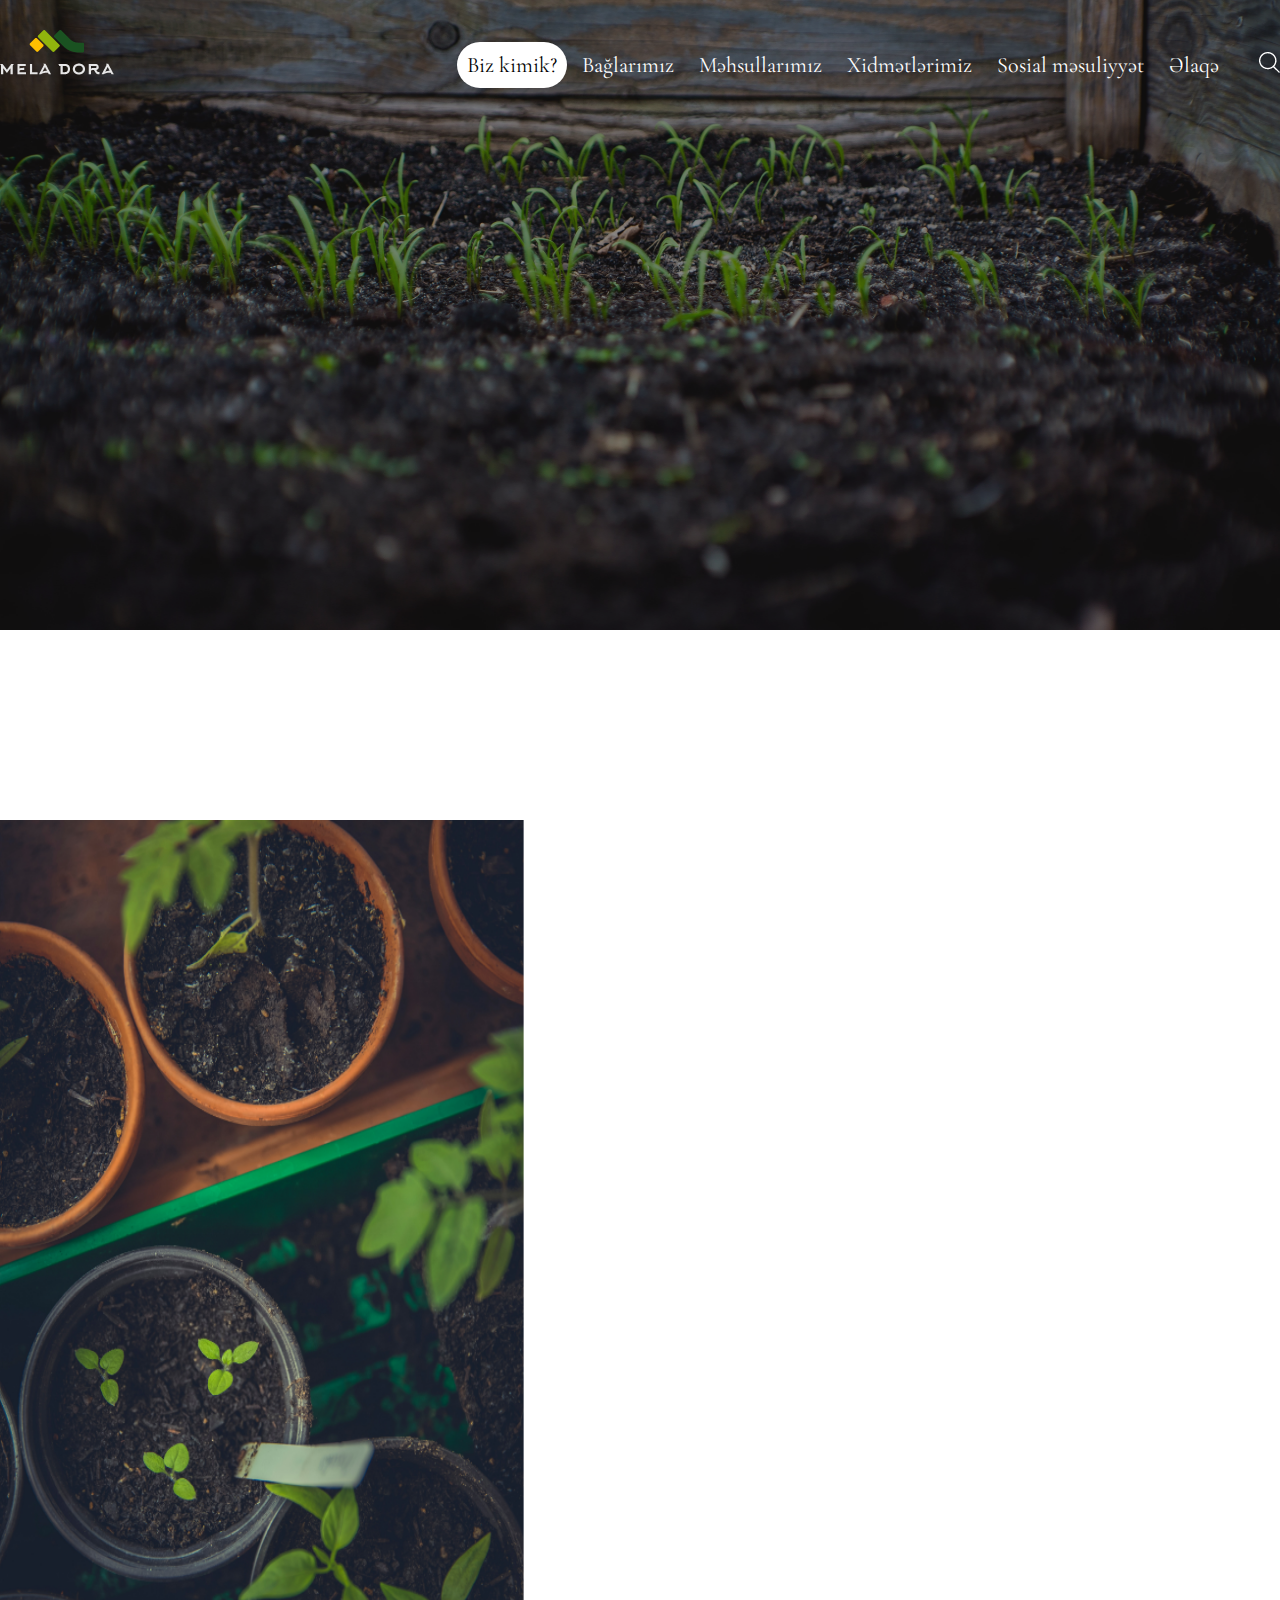
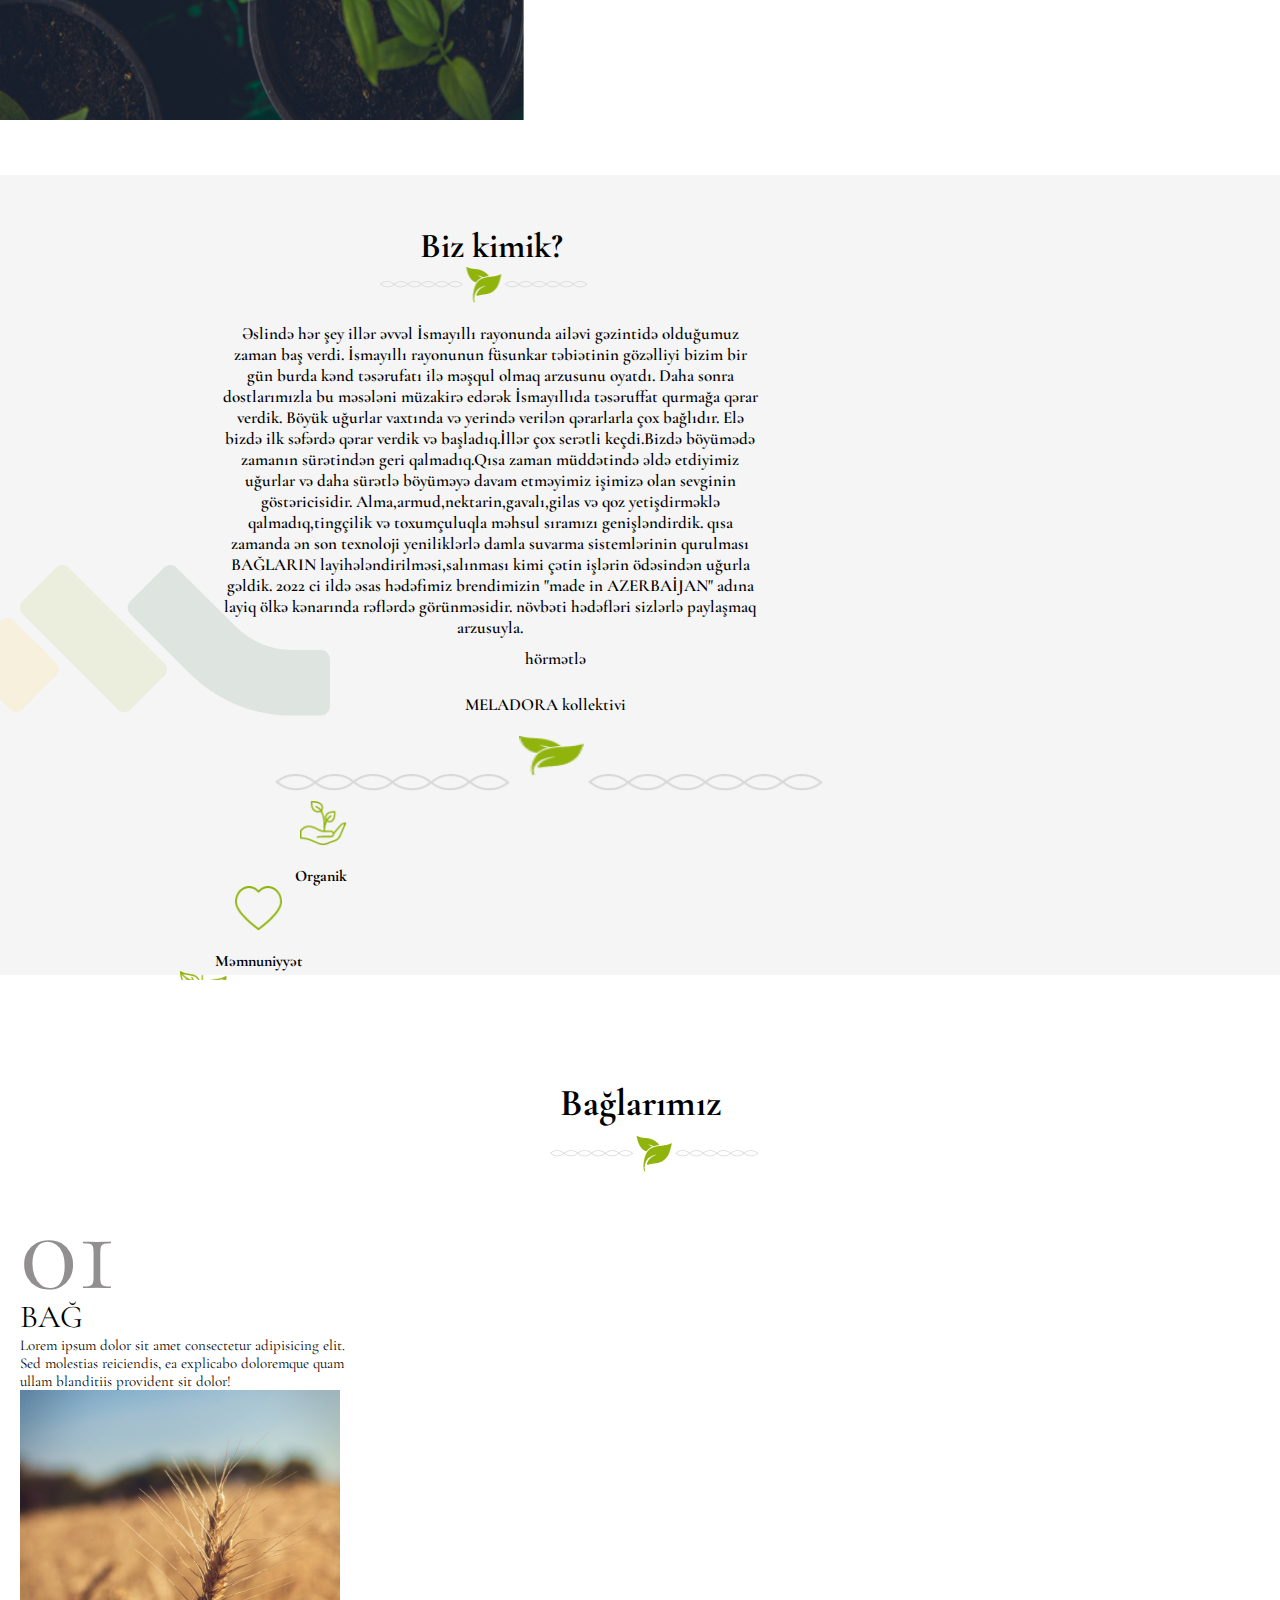
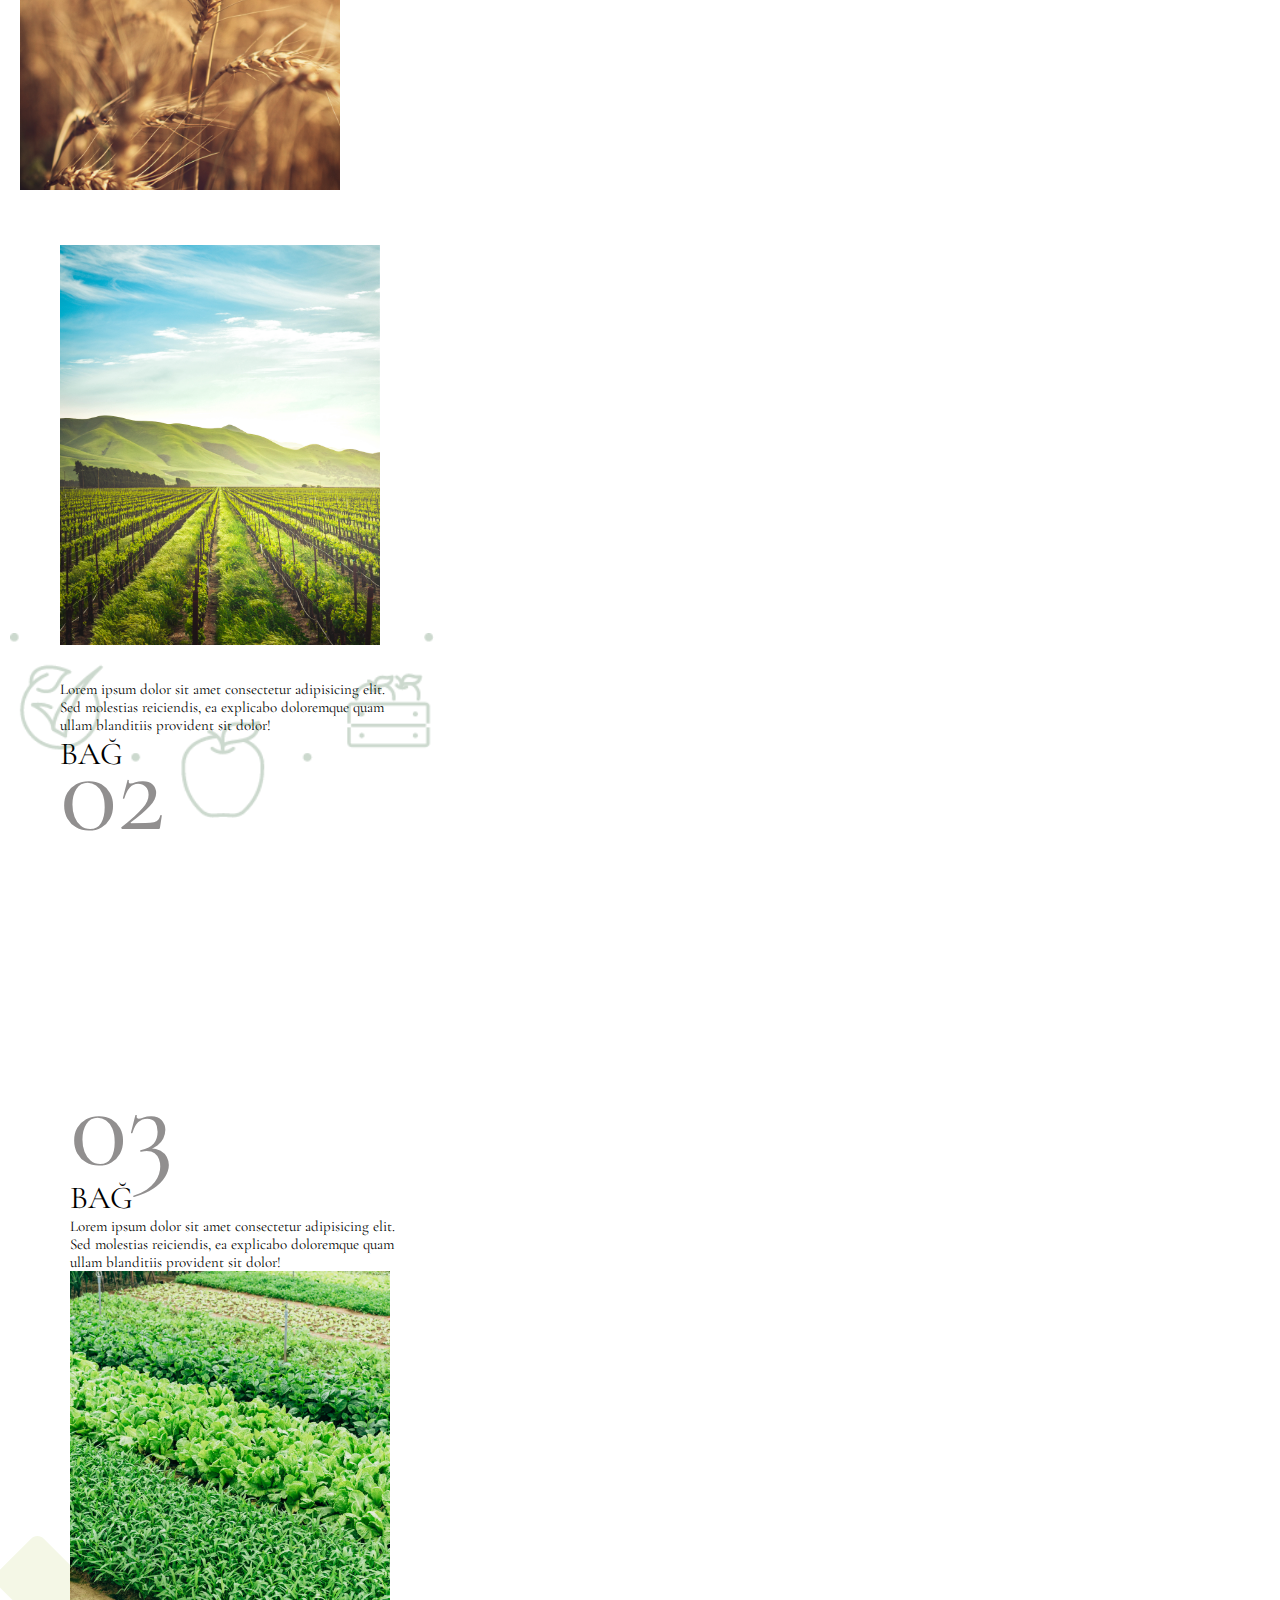
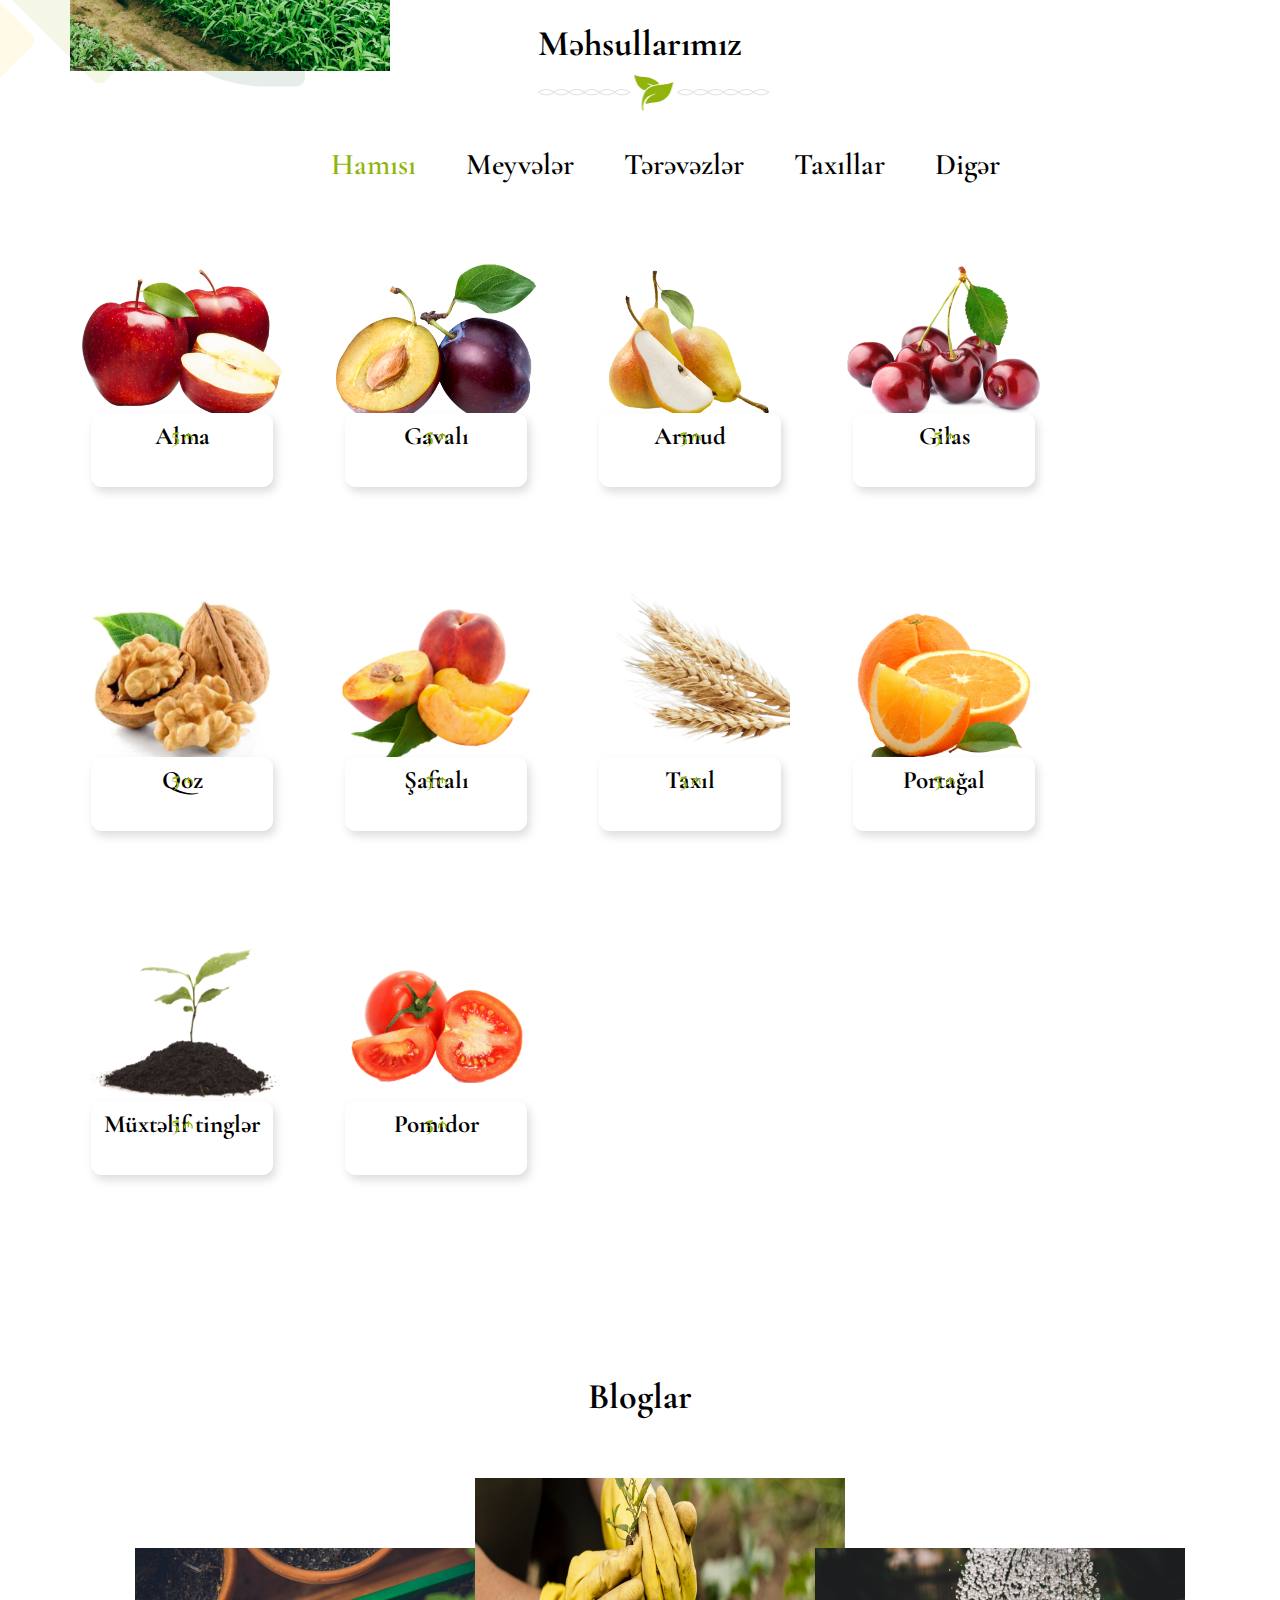
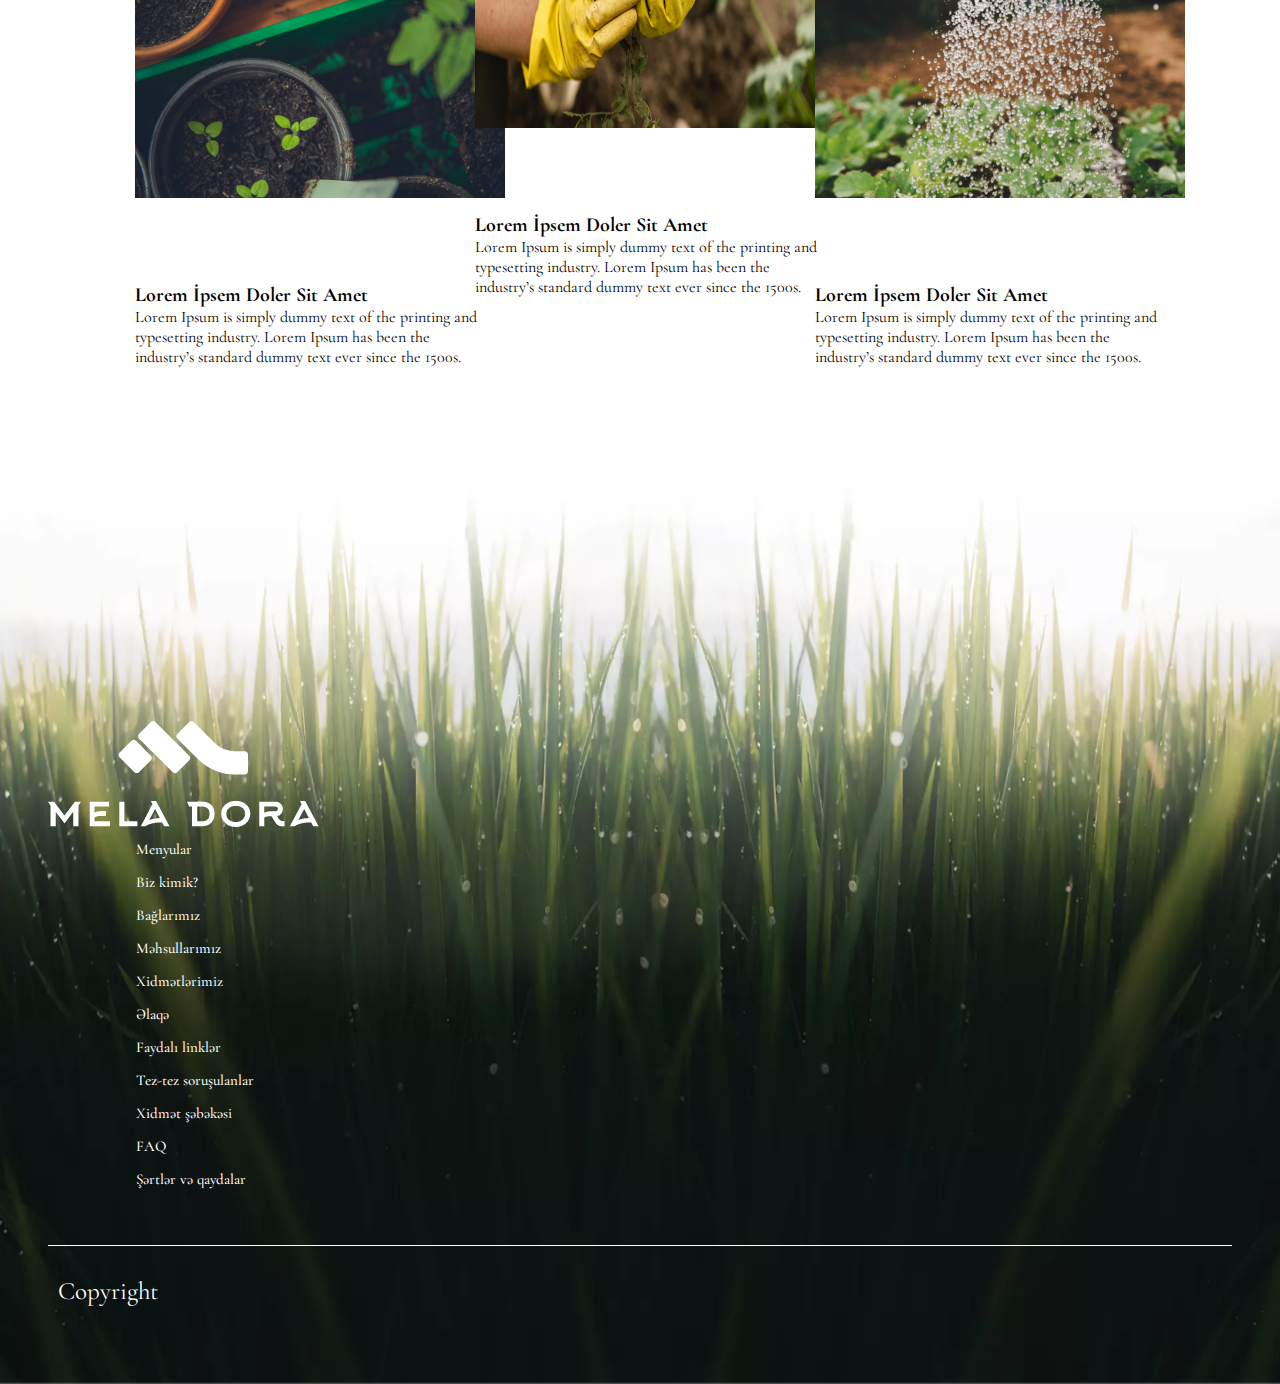
<file: index.html>
<!DOCTYPE html>
<html lang="en">
<head>
    <meta charset="UTF-8">
    <meta http-equiv="X-UA-Compatible" content="IE=edge">
    <meta name="viewport" content="width=device-width, initial-scale=1.0">
    <title>MELA DORA</title>
    <link rel="preconnect" href="https://fonts.googleapis.com">
<link rel="preconnect" href="https://fonts.gstatic.com" crossorigin>
<link href="https://fonts.googleapis.com/css2?family=Asap:wght@400;600;700&family=Baloo+Da+2:wght@400;500;600
;700&family=Cormorant+Garamond:ital,wght@0,300;0,400;0,500;0,600;0,700;1,300;1,400;1,500;1,600;1,700&family=Didact+Gothic&family
=Harmattan:wght@400;700&family=Lavishly+Yours&family=Lexend+Deca:wght@200;300;400;500;800&family=Montserrat+Alternates:wght@100&
family=Nanum+Gothic:wght@400;700;800&family=Nunito:wght@200;300;400;600;800;900&family=Pacifico&family=Permanent+Marker&family
=Prompt:wght@100;200;400;600;800;900&family=Roboto:wght@300;400;500;700&family=Sacramento&family=Updock&family=Urbanist:ital,wght@0,100;
0,200;0,300;0,400;0,500;0,600;0,700;0,800;0,900;1,100;1,200;1,300;1,400;1,500;1,600;1,700;1,800;1,900&family=Water+Brush&display=swap"
 rel="stylesheet">
 <link rel="stylesheet" href="https://cdnjs.cloudflare.com/ajax/libs/font-awesome/6.2.0/css/all.min.css"
  integrity="sha512-xh6O/CkQoPOWDdYTDqeRdPCVd1SpvCA9XXcUnZS2FmJNp1coAFzvtCN9BmamE+4aHK8yyUHUSCcJHgXloTyT2A=="
  crossorigin="anonymous" referrerpolicy="no-referrer" />
    <link href="https://cdn.jsdelivr.net/npm/bootstrap@5.0.2/dist/css/bootstrap.min.css" 
    rel="stylesheet" integrity="sha384-EVSTQN3/azprG1Anm3QDgpJLIm9Nao0Yz1ztcQTwFspd3yD65VohhpuuCOmLASjC"
     crossorigin="anonymous">
     <link rel="stylesheet" href="assets/css/owl.carousel.min.css">
     <link rel="stylesheet" href="assets/css/owl.theme.default.min.css">
  <link rel="stylesheet" href="assets/css/main.css">
</head>
<body>
    <header>
       <div class="header-part">
        <img class="main" src="assets/images/markus-spiske-71uUjIt3cIs-unsplash.png" alt="">
        <img class="over" src="assets/images/Rectangle 28.png" alt="">
      <div class="container">
        <div class="row phone-social">
            <div class="phone col-lg-10">
                <img class="phoneImg" src="assets/images/Group 3.png" alt="">
                <span class="numbers">
                    +994 (70) 5555777
                </span>
            </div>
            
            <div class="social col-lg-2">

                <a href="#">
                    <img src="assets/images/Path 3986.png" alt="">
                </a>

                <a href="#">
                    <img class="soc" src="assets/images/Group 411.png" alt="">
                </a>
                <a href="#">
                    <img class="soc" src="assets/images/Path 3988.png" alt="">
                </a>

                <a href="#">
                    <img class="soc" src="assets/images/Path 3987.png" alt="">
                </a>

                <a href="#">
                    <img class="soc" src="assets/images/Group 246.png" alt="">
                </a>

            </div>

        </div>
        <div class="logo-nav">
            <div class="logo ">
                <img class="mela-dore" src="assets/images/Group 1.png" alt="">
            </div>
         <div class="mobile-toggle" aria-controls="primary-navigation" aria-expanded="false">
            
            <i class="fa-solid fa-bars hamburger"></i>
         </div>
          
       
            <nav class="nav-bar">
                <ul data-visible="false" id="primary-navigation" class="primary-navigation">
                    <li>
                        <a href="./index.html" class="active">
                            Biz kimik?
                        </a>
                    </li>

                    <li>
                        <a href="./bağlarımız.html">
                            Bağlarımız
                        </a>
                    </li> 
                     <li>
                        <a href="./products.html">
                            Məhsullarımız
                        </a>
                    </li> 
                     <li>
                        <a href="./xidmetler.html">
                            Xidmətlərimiz
                        </a>
                    </li> 
                     <li>
                        <a href="./social-responsibility.html">
                            Sosial məsuliyyət
                        </a>
                    </li> 
                     <li>
                        <a href="./contack.html">
                            Əlaqə
                        </a>
                    </li>
                </ul>

                <a href="#">
                    <img id="search-icon" class="search" src="assets/images/Path 13.png" alt="">
                   
                </a>

            </nav>


       

        </div>

    
      </div>

       </div>
    </header>




   
<section class="owl">
    <div class="owl-carousel owl-theme aboutInPage">
        <div class="item col-lg-4 col-md-4  fruit ">
            <img class="main"  src="assets/images/Rectangle 29.png" alt="">
            <img class="over" src="assets/images/Group 425.png" alt="">
            <img class="fruitImg" src="assets/images/vippng.com-tropical-background-png-1555633.png" alt="">

          <div class="textPart">
            <span class="mainTitle">
                Meyvələr
            </span>
            <p class="secondTitle">
                Daha cox…
            </p>
          </div>
        </div>

        <div class="item col-lg-4 col-md-4  vegtble ">
            <img class="main"  src="assets/images/Rectangle 30.png" alt="">
            <img class="over" src="assets/images/Group 434.png" alt="">
            <img class="fruitImg" src="assets/images/unnamed (3).png" alt="">

          <div class="textPart">
            <span class="mainTitle">
                Tərəvəzlər
            </span>
            <p class="secondTitle">
                Daha cox…
            </p>
          </div>
        </div>

        <div class="item col-lg-4 col-md-4  taxil ">
            <img class="main"  src="assets/images/Rectangle 31.png" alt="">
            <img class="over" src="assets/images/Group 425.png" alt="">
            <img class="taxilimg" src="assets/images/flour-clip-art-21.png" alt="">

          <div class="textPart ">
            <span class="mainTitle">
                Taxıl
            </span>
            <p class="secondTitle">
                Daha cox…
            </p>
          </div>
        </div>
        <div class="item col-lg-4 col-md-4  fruit ">
            <img class="main"  src="assets/images/Rectangle 29.png" alt="">
            <img class="over" src="assets/images/Group 425.png" alt="">
            <img class="fruitImg" src="assets/images/vippng.com-tropical-background-png-1555633.png" alt="">

          <div class="textPart">
            <span class="mainTitle">
                Meyvələr
            </span>
            <p class="secondTitle">
                Daha cox…
            </p>
          </div>
        </div>

        <div class="item col-lg-4 col-md-4  vegtble ">
            <img class="main"  src="assets/images/Rectangle 30.png" alt="">
            <img class="over" src="assets/images/Group 434.png" alt="">
            <img class="fruitImg" src="assets/images/unnamed (3).png" alt="">

          <div class="textPart">
            <span class="mainTitle">
                Tərəvəzlər
            </span>
            <p class="secondTitle">
                Daha cox…
            </p>
          </div>
        </div>

        <div class=" item col-lg-4 col-md-4  taxil ">
            <img class="main"  src="assets/images/Rectangle 31.png" alt="">
            <img class="over" src="assets/images/Group 425.png" alt="">
            <img class="taxilimg" src="assets/images/flour-clip-art-21.png" alt="">

          <div class="textPart ">
            <span class="mainTitle">
                Taxıl
            </span>
            <p class="secondTitle">
                Daha cox…
            </p>
          </div>
        </div>

    </div>
</section>

     <section class="whoIam">
        <div class="row">
            <div class="imgpart col-lg-4 col-md-5 col-sm-4 col-12">
                <img class="img" src="assets/images/markus-spiske-k2BDz7QXuJM-unsplash.png" alt="">
            </div>
        
            <div class="paraghPart col-lg-8 col-md-7 col-sm-8 col-12">
                <img class="main" src="assets/images/Rectangle 18.png" alt="">
             <div class="paragh">
                <p class="title">
                        Biz kimik?
                </p>
                <img class="tun" src="assets/images/Group 11.png" alt="">
                <p class="textPart">
                    Əslində hər şey illər əvvəl İsmayıllı rayonunda  ailəvi gəzintidə olduğumuz zaman baş verdi. İsmayıllı rayonunun füsunkar təbiətinin gözəlliyi bizim bir gün burda kənd təsərufatı ilə məşqul olmaq arzusunu oyatdı. Daha sonra dostlarımızla bu məsələni müzakirə edərək İsmayıllıda təsəruffat qurmağa qərar verdik.
                    Böyük uğurlar vaxtında və yerində verilən qərarlarla çox bağlıdır.
                    Elə bizdə ilk səfərdə qərar verdik və başladıq.İllər çox serətli keçdi.Bizdə böyümədə zamanın sürətindən geri qalmadıq.Qısa zaman müddətində əldə etdiyimiz uğurlar və daha sürətlə böyüməyə davam etməyimiz işimizə olan sevginin göstəricisidir.
                    Alma,armud,nektarin,gavalı,gilas və qoz yetişdirməklə qalmadıq,tingçilik və toxumçuluqla məhsul sıramızı genişləndirdik.
                    qısa zamanda ən son texnoloji yeniliklərlə damla suvarma sistemlərinin qurulması BAĞLARIN layihələndirilməsi,salınması kimi çətin işlərin ödəsindən uğurla gəldik.
                    2022 ci ildə əsas  hədəfimiz brendimizin "made in AZERBAİJAN" adına layiq ölkə kənarında rəflərdə görünməsidir.
                    növbəti hədəfləri sizlərlə paylaşmaq arzusuyla.
                    
                </p>
                <p class="res">
                    hörmətlə
                </p>
                <p class="endparag">
                    MELADORA kollektivi
                </p>
                <img class="textover" src="assets/images/Group 417.png" alt="">
                <div class="row eimg">
                    <img class="fi" src="assets/images/Path 37.png" alt="">
                    <img class="si" src="assets/images/Group 6.png" alt="">
                    <img class="ti" src="assets/images/Path 37.png" alt="">

                </div>
                <div class="row end">
                    <div class="col-lg-3 col-md-3 col-sm-3 col-3 first">
                        <img class="e1" src="assets/images/Path 24.png" alt="">
                        <p class="tit">
                            Organik
                        </p>
                    </div>

                    <div class="col-lg-3 col-md-3 col-sm-3 col-3 sec">
                        <img class="e2" src="assets/images/Path 34.png" alt="">
                        <p class="tit2">
                            Məmnuniyyət
                        </p>
                    </div>

                    <div class="col-lg-3 col-md-3 col-sm-3 col-3 third">
                        <img class="e3" src="assets/images/Path 29.png" alt="">
                        <p class="tit3">
                            Lorem
                        </p>
                    </div>

                    <div class="col-lg-3 col-md-3 col-sm-3 col-3 four">
                        <img class="e4" src="assets/images/Group 4.png" alt="">
                        <p class="tit4">
                           Yuksek keyfiyyət
                        </p>
                    </div>
                </div>
             </div>
             
            </div>
        </div>

    </section> 

     <section class="Garden">
        <div class="title"> 
            Bağlarımız
        </div>
        <img class="tund" src="assets/images/Group 11.png" alt="">

       <div class="container all">
        <div class="row">
            <div class="col-lg-4 col-md-4 col-sm-4 col-12 gm">
                <p class="gn1">01</p>
                <p class="gt1">BAĞ</p>
                <p class="gp1">Lorem ipsum dolor sit amet consectetur adipisicing elit.
                     Sed molestias reiciendis, ea explicabo doloremque quam 
                     ullam blanditiis provident sit dolor!</p>
                     <img class="g1" src="assets/images/karina-vorozheeva-brQS8ihqRq4-unsplash.png" alt="">

            </div>
            <div class="col-lg-4 col-md-4 col-sm-4 col-12 gm2">
                     <img class="g2" src="assets/images/adele-payman-2oYMwuFgnTg-unsplash.png" alt="">
                     <p class="gp2">Lorem ipsum dolor sit amet consectetur adipisicing elit.
                        Sed molestias reiciendis, ea explicabo doloremque quam 
                        ullam blanditiis provident sit dolor!</p>
                        <p class="gt2">BAĞ</p>
                        <p class="gn2">02</p>
                        
                        <img class="gno" src="assets/images/Group 434.png" alt="">

            </div>

            <div class="col-lg-4 col-md-4 col-sm-4 col-12 gm3">
                <p class="gn3">03</p>
                <p class="gt3">BAĞ</p>
                <p class="gp3">Lorem ipsum dolor sit amet consectetur adipisicing elit.
                     Sed molestias reiciendis, ea explicabo doloremque quam 
                     ullam blanditiis provident sit dolor!</p>
                     <img class="g3" src="assets/images/markus-winkler-HeqXGxnsnX4-unsplash.png" alt="">

            </div>
           

        </div>
       </div>
    </section>

     <section class="product"> 
        <img class="gover" src="assets/images/Group 417.png" alt="">
        <p class="title">
            Məhsullarımız
        </p>
        <img class="tund" src="assets/images/Group 11.png" alt="">
        <div class="category">
            <ul class="indicator">
               <li data-filter="all"  class="active">
                <a>Hamısı</a>
               </li>
               <li data-filter="Meyvələr">
                <a>Meyvələr</a>
               </li>
               <li data-filter="Tərəvəzlər">
                <a>Tərəvəzlər</a>
               </li>
               <li data-filter="Taxıllar">
                <a>Taxıllar</a>
               </li>
               <li data-filter="Digər">
                <a>Digər</a>
               </li>
              
            </ul>
        
        </div>

     <div class="container pall">
        <div class="productall items">
            <div data-category="Meyvələr" class="product col-xl-2 col-lg-3 col-md-4 col-sm-5 col-5 ">
             <div class="apple">
                 <img class="appIMG" src="assets/images/932-9328480_apples-png-image-red-apple-fruit.png" alt="">
             </div>
             <div class="applePrice">
                 <p class="pname">Alma</p>
                <div class="price-Img">
                 <span class="price">5</span>
                 <img class="man" src="assets/images/Path 14.png" alt="">
                </div>
             </div>
            </div>
 
            <div data-category="Meyvələr" class="product col-xl-2 col-lg-3 col-md-4 col-sm-5 col-5 ">
             <div class="apple">
                 <img class="appIMG" src="assets/images//1028.png" alt="">
             </div>
             <div class="applePrice">
                 <p class="pname">Gavalı</p>
                <div class="price-Img">
                 <span class="price">5</span>
                 <img class="man" src="assets/images/Path 14.png" alt="">
                </div>
             </div>
            </div>
 
            <div data-category="Meyvələr" class="product col-xl-2 col-lg-3 col-md-4 col-sm-5 col-5">
             <div class="apple">
                 <img class="appIMG" src="assets/images/183666_1-20201031-211428.png" alt="">
             </div>
             <div class="applePrice">
                 <p class="pname">Armud</p>
                <div class="price-Img">
                 <span class="price">5</span>
                 <img class="man" src="assets/images/Path 14.png" alt="">
                </div>
             </div>
            </div>
 
            <div data-category="Meyvələr" class="product col-xl-2 col-lg-3 col-md-4 col-sm-5 col-5">
             <div class="apple">
                 <img class="appIMG" src="assets/images/6807573_preview.png" alt="">
             </div>
             <div class="applePrice">
                 <p class="pname">Gilas</p>
                <div class="price-Img">
                 <span class="price">5</span>
                 <img class="man" src="assets/images/Path 14.png" alt="">
                </div>
             </div>
            </div>
 
            <div data-category="Digər" class="product col-xl-2 col-lg-3 col-md-4 col-sm-5 col-5">
             <div class="apple">
                 <img class="appIMG" src="assets/images/NicePng_walnut-png_994140.png" alt="">
             </div>
             <div class="applePrice">
                 <p class="pname">Qoz</p>
                <div class="price-Img">
                 <span class="price">5</span>
                 <img class="man" src="assets/images/Path 14.png" alt="">
                </div>
             </div>
            </div>
 
            <div data-category="Meyvələr" class="product col-xl-2 col-lg-3 col-md-4 col-sm-5 col-5">
             <div class="apple">
                 <img class="appIMG" src="assets/images/purepng.com-peachpeachjuicy-fruitnectarinefoodfruitpeachescutted-peaches-17015273518552udi7.png" alt="">
             </div>
             <div class="applePrice">
                 <p class="pname">Şaftalı</p>
                <div class="price-Img">
                 <span class="price">5</span>
                 <img class="man" src="assets/images/Path 14.png" alt="">
                </div>
             </div>
            </div>
 
            <div data-category="Taxıllar" class="product col-xl-2 col-lg-3 col-md-4 col-sm-5 col-5">
             <div class="apple">
                 <img class="appIMG" src="assets/images/NicePng_wheat-png_92445.png" alt="">
             </div>
             <div class="applePrice">
                 <p class="pname">Taxıl</p>
                <div class="price-Img">
                 <span class="price">5</span>
                 <img class="man" src="assets/images/Path 14.png" alt="">
                </div>
             </div>
            </div>
 
            <div data-category="Meyvələr" class="product col-xl-2 col-lg-3 col-md-4 col-sm-5 col-5">
             <div class="apple">
                 <img class="appIMG" src="assets/images/Orange-PNG-Image.png" alt="">
             </div>
             <div class="applePrice">
                 <p class="pname">Portağal</p>
                <div class="price-Img">
                 <span class="price">5</span>
                 <img class="man" src="assets/images/Path 14.png" alt="">
                </div>
             </div>
            </div>
 
            <div data-category="Digər" class="product col-xl-2 col-lg-3 col-md-4 col-sm-5 col-5">
             <div class="apple">
                 <img class="appIMG" src="assets/images/9-99445_growing-plant-png-mart-plant-growing-transparent.png" alt="">
             </div>
             <div class="applePrice">
                 <p class="pname">Müxtəlif tinglər</p>
                <div class="price-Img">
                 <span class="price">5</span>
                 <img class="man" src="assets/images/Path 14.png" alt="">
                </div>
             </div>
            </div>
 
            <div data-category="Tərəvəzlər" class="product col-xl-2 col-lg-3 col-md-4 col-sm-5 col-5">
             <div class="apple">
                 <img class="appIMG" src="assets/images/Tomato-PNG-Free-File.png" alt="">
             </div>
             <div class="applePrice">
                 <p class="pname">Pomidor</p>
                <div class="price-Img">
                 <span class="price">5</span>
                 <img class="man" src="assets/images/Path 14.png" alt="">
                </div>
             </div>
            </div>
 
            
         </div>
     </div>
    </section> 

      <section class="blogs">
        <p class="title">
        Bloglar
        </p>
      
       
            <div class="allofthm">
                <div class="col-xl-4 col-lg-4 col-md-4 col-sm-4  b1">
                    <img class="b1Img" src="assets/images/markus.png" alt="">
                    <div class="title-ph">
                        <p class="title">
                            Lorem İpsem Doler Sit Amet
                        </p>
                        <p class="pg">
                            Lorem Ipsum is simply dummy text of the printing and typesetting industry. Lorem Ipsum has been the industry’s standard dummy text ever since the 1500s.
                        </p>
                    </div>
                </div>


                <div class="col-xl-4 col-lg-4 col-md-4 col-sm-4 b2">
                    <img class="b2Img" src="assets/images/close-up-woman-harvesting-garden.png" alt="">
                    <div class="title-ph">
                        <p class="title">
                            Lorem İpsem Doler Sit Amet
                        </p>
                        <p class="pg">
                            Lorem Ipsum is simply dummy text of the printing and typesetting industry. Lorem Ipsum has been the industry’s standard dummy text ever since the 1500s.
                        </p>
                    </div>
                </div>

                <div class="col-xl-4 col-lg-4 col-md-4 col-sm-4 b3">
                    <img class="b3Img" src="assets/images/markus-spiske-sFydXGrt5OA-unsplash.png" alt="">
                    <div class="title-ph">
                        <p class="title">
                            Lorem İpsem Doler Sit Amet
                        </p>
                        <p class="pg">
                            Lorem Ipsum is simply dummy text of the printing and typesetting industry. Lorem Ipsum has been the industry’s standard dummy text ever since the 1500s.
                        </p>
                    </div>
                </div>
            </div>
      

    </section>   



    <footer id="footer">
        <div class="container">
            <div class="row">
                <div class="col-md-3">
                    <a href="#"><img src="assets/images/Group 418.png" alt="" class="img-fluid logo-footer"></a>
                </div>
                <div class="col-md-3">
                    <div class="useful-link">  
                        <div class="use-links">
                            <li><a href="#"><i class="fa-solid fa-angles-right"></i> Menyular</a></li>
                            <li><a href="#"><i class="fa-solid fa-angles-right"></i> Biz kimik?</a></li>
                            <li><a href="#"><i class="fa-solid fa-angles-right"></i> Bağlarımız</a></li>
                            <li><a href="#"><i class="fa-solid fa-angles-right"></i> Məhsullarımız</a></li>
                            <li><a href="#"><i class="fa-solid fa-angles-right"></i> Xidmətlərimiz</a></li>
                            <li><a href="#"><i class="fa-solid fa-angles-right"></i> Əlaqə</a></li>
             

                        </div>
                    </div>

                </div>
                <div class="col-md-3">
                    <div class="useful-link">  
                        <div class="use-links">
                            <li><a href="#"><i class="fa-solid fa-angles-right"></i> Faydalı linklər</a></li>
                            <li><a href="#"><i class="fa-solid fa-angles-right"></i> Tez-tez soruşulanlar</a></li>
                            <li><a href="#"><i class="fa-solid fa-angles-right"></i> Xidmət şəbəkəsi</a></li>
                           
                        </div>
                    </div>
                

                </div>
                <div class="col-md-3">
                    <div class="useful-link">  
                        <div class="use-links">
                            <li><a href="#"><i class="fa-solid fa-angles-right"></i> FAQ</a></li>
                            <li><a href="#"><i class="fa-solid fa-angles-right"></i>Şərtlər və qaydalar</a></li>
                           
                           
                        </div>
                    </div>
                </div>
              
            </div>

   
            <div class="copy-right-sec"><i class="fa-solid fa-copyright"></i>  
                    Copyright
        
                </div>      
        </div>


    </footer>
  



    <script src="https://cdnjs.cloudflare.com/ajax/libs/jquery/3.6.1/jquery.min.js" integrity="sha512-aVKKRRi/Q/YV+4mjoKBsE4x3H+BkegoM/em46NNlCqNTmUYADjBbeNefNxYV7giUp0VxICtqdrbqU7iVaeZNXA==" crossorigin="anonymous" referrerpolicy="no-referrer"></script>
    <script src="assets/js/owl.carousel.min.js"></script>
    <script src="assets/js/script.js"></script>
</body>
</html>
</file>
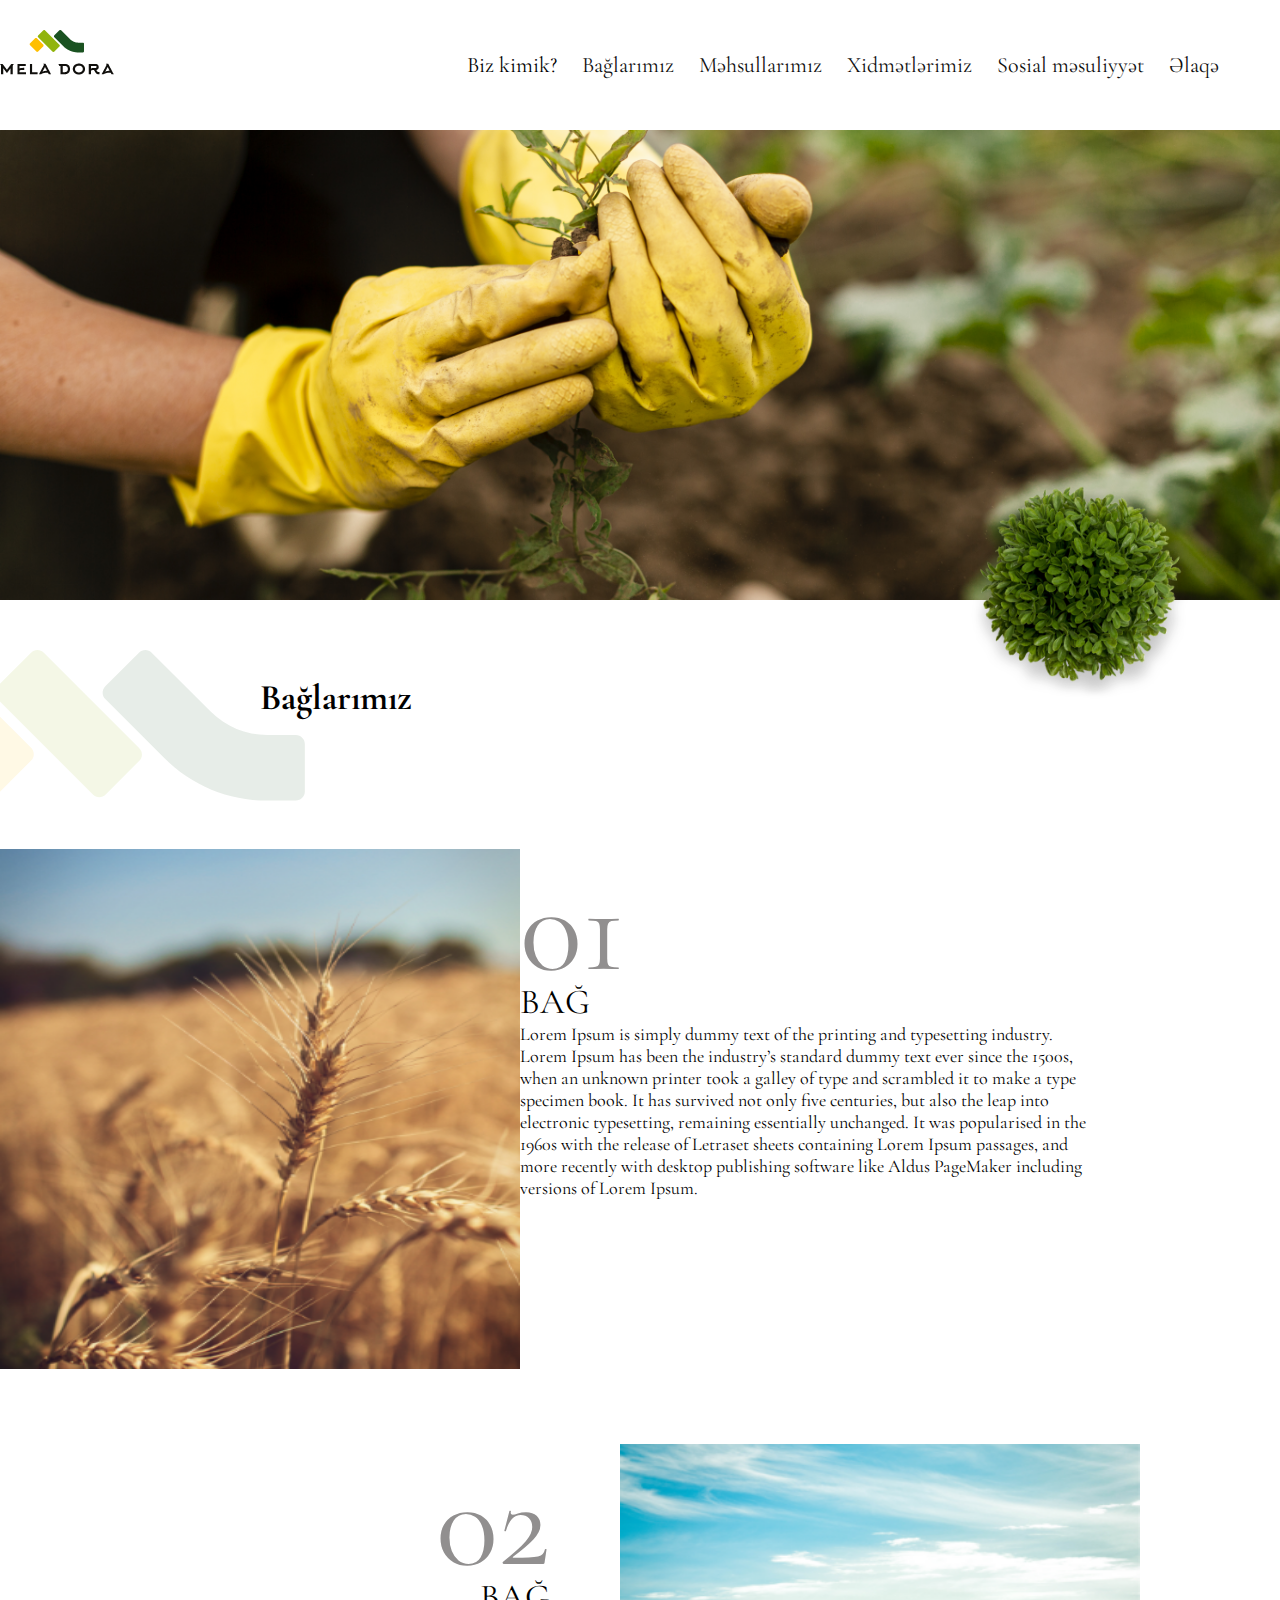
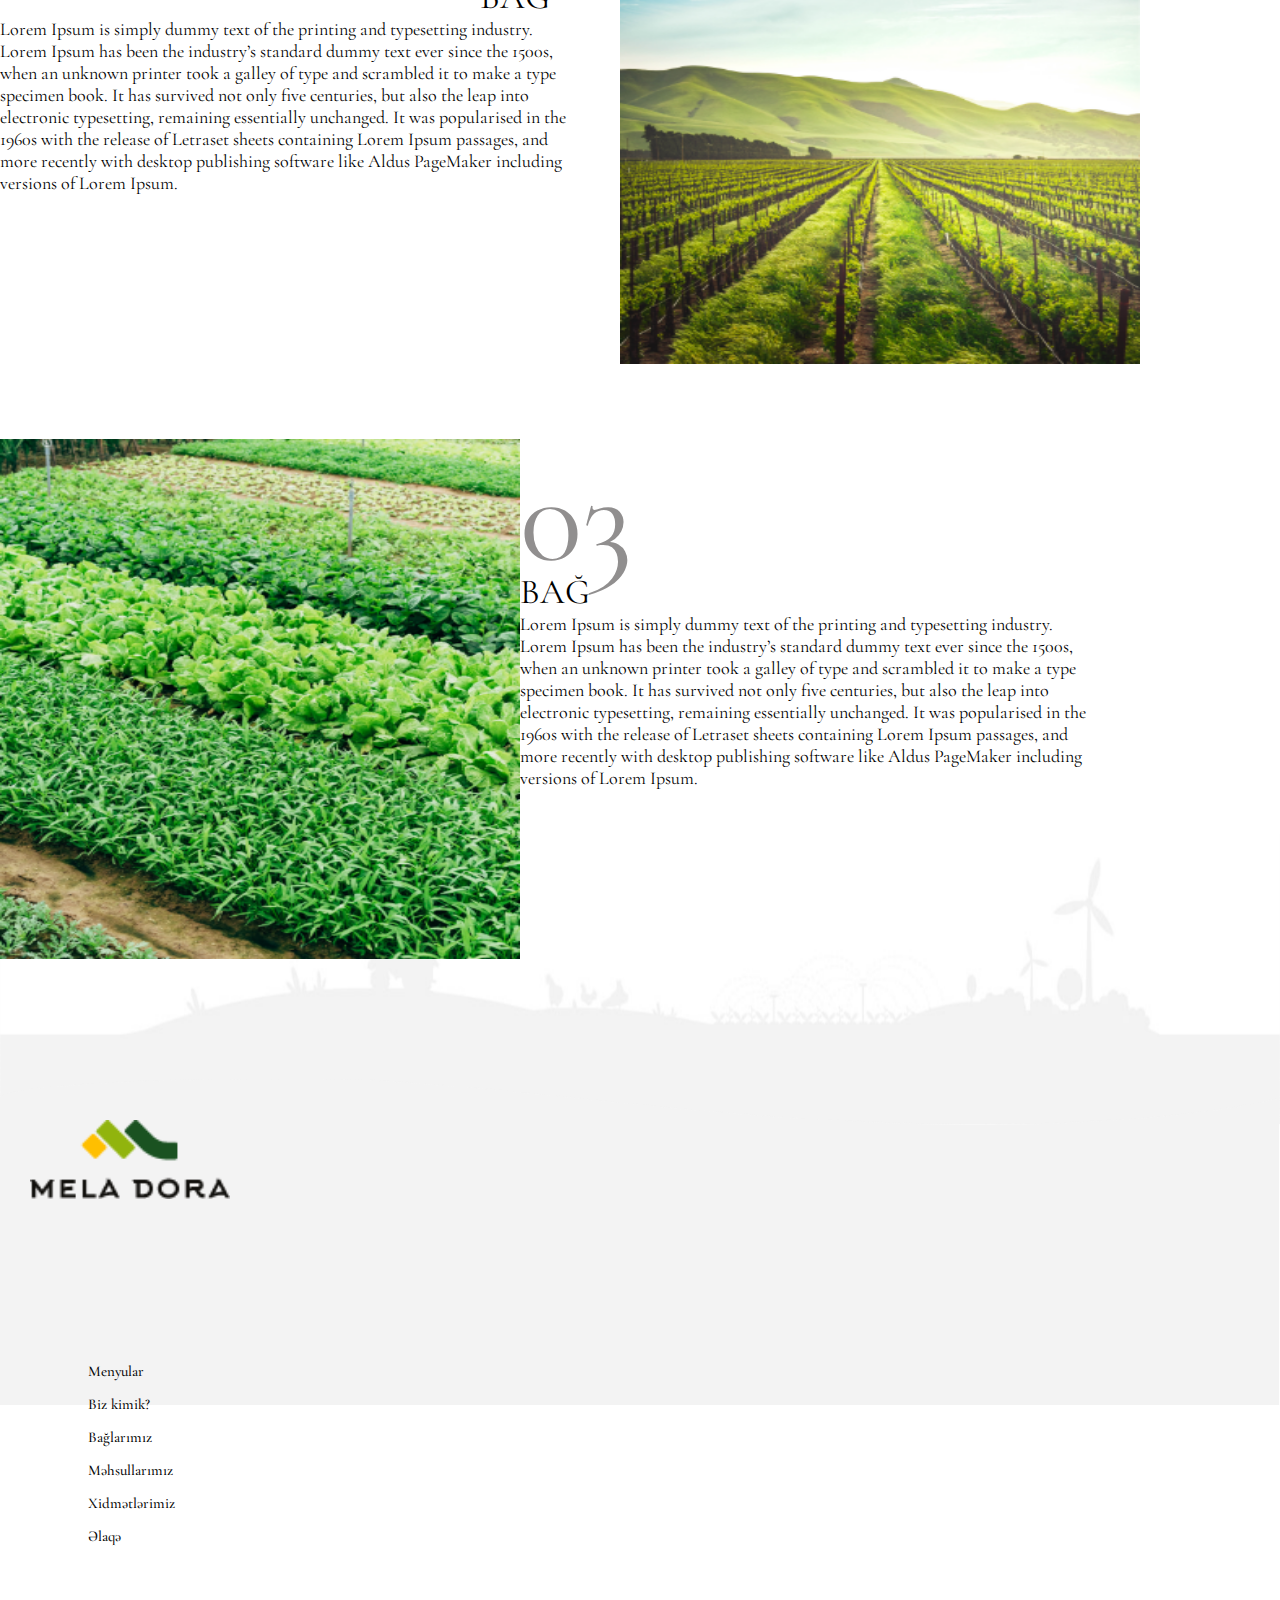
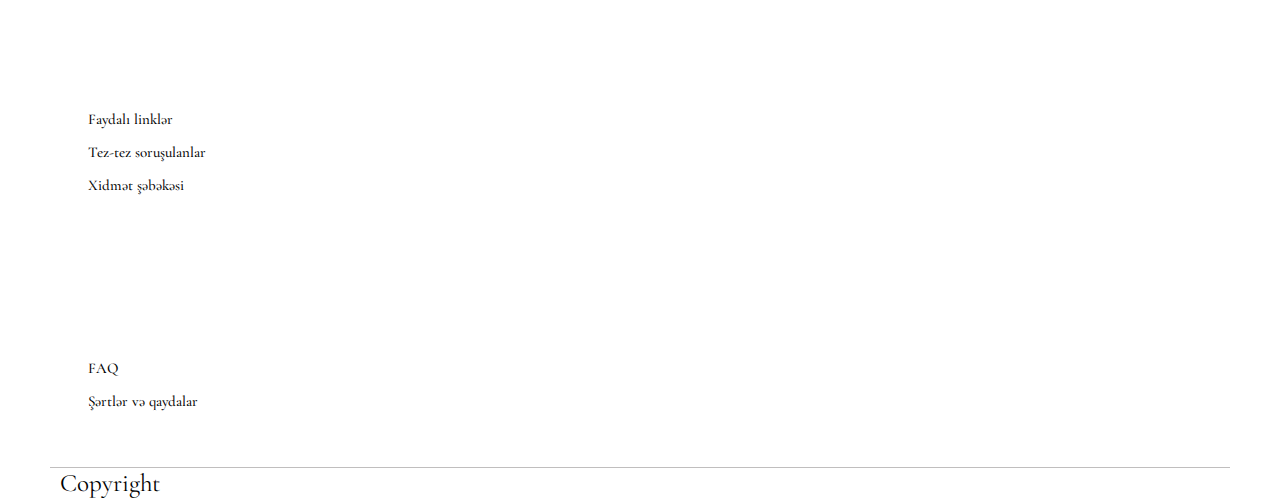
<file: bağlarımız.html>
<!DOCTYPE html>
<html lang="en">
    <head>
        <meta charset="UTF-8">
        <meta http-equiv="X-UA-Compatible" content="IE=edge">
        <meta name="viewport" content="width=device-width, initial-scale=1.0">
        <title>Bağlarımız</title>
        <link rel="preconnect" href="https://fonts.googleapis.com">
    <link rel="preconnect" href="https://fonts.gstatic.com" crossorigin>
    <link href="https://fonts.googleapis.com/css2?family=Asap:wght@400;600;700&family=Baloo+Da+2:wght@400;500;600
    ;700&family=Cormorant+Garamond:ital,wght@0,300;0,400;0,500;0,600;0,700;1,300;1,400;1,500;1,600;1,700&family=Didact+Gothic&family
    =Harmattan:wght@400;700&family=Lavishly+Yours&family=Lexend+Deca:wght@200;300;400;500;800&family=Montserrat+Alternates:wght@100&
    family=Nanum+Gothic:wght@400;700;800&family=Nunito:wght@200;300;400;600;800;900&family=Pacifico&family=Permanent+Marker&family
    =Prompt:wght@100;200;400;600;800;900&family=Roboto:wght@300;400;500;700&family=Sacramento&family=Updock&family=Urbanist:ital,wght@0,100;
    0,200;0,300;0,400;0,500;0,600;0,700;0,800;0,900;1,100;1,200;1,300;1,400;1,500;1,600;1,700;1,800;1,900&family=Water+Brush&display=swap"
     rel="stylesheet">
     <link rel="stylesheet" href="https://cdnjs.cloudflare.com/ajax/libs/font-awesome/6.2.0/css/all.min.css"
      integrity="sha512-xh6O/CkQoPOWDdYTDqeRdPCVd1SpvCA9XXcUnZS2FmJNp1coAFzvtCN9BmamE+4aHK8yyUHUSCcJHgXloTyT2A=="
      crossorigin="anonymous" referrerpolicy="no-referrer" />
        <link href="https://cdn.jsdelivr.net/npm/bootstrap@5.0.2/dist/css/bootstrap.min.css" 
        rel="stylesheet" integrity="sha384-EVSTQN3/azprG1Anm3QDgpJLIm9Nao0Yz1ztcQTwFspd3yD65VohhpuuCOmLASjC"
         crossorigin="anonymous">
         <link rel="stylesheet" href="assets/css/owl.carousel.min.css">
         <link rel="stylesheet" href="assets/css/owl.theme.default.min.css">
      <link rel="stylesheet" href="assets/css/products.css">
    </head>
<body>

    <header>
        <div class="header-part">
       <div class="container">
         <div class="row phone-social">
             <div class="phone col-lg-10">
                 <img class="phoneImg" src="assets/images/Group 3.png" alt="">
                 <span class="numbers">
                     +994 (70) 5555777
                 </span>
             </div>
             
             <div class="social col-lg-2">
 
                 <a href="#">
                     <img src="assets/images/Path 3986.png" alt="">
                 </a>
 
                 <a href="#">
                     <img class="soc" src="assets/images/Group 411.png" alt="">
                 </a>
                 <a href="#">
                     <img class="soc" src="assets/images/Path 3988.png" alt="">
                 </a>
 
                 <a href="#">
                     <img class="soc" src="assets/images/Path 3987.png" alt="">
                 </a>
 
                 <a href="#">
                     <img class="soc" src="assets/images/Group 246.png" alt="">
                 </a>
 
             </div>
 
         </div>
         <div class="logo-nav">
             <div class="logo ">
                 <img class="mela-dore" src="assets/images/logo1.png" alt="">
             </div>
          <div class="mobile-toggle" aria-controls="primary-navigation" aria-expanded="false">
             
             <i class="fa-solid fa-bars hamburger"></i>
          </div>
           
        
             <nav class="nav-bar">
                <ul data-visible="false" id="primary-navigation" class="primary-navigation">
                    <li>
                        <a href="./index.html" class="active">
                            Biz kimik?
                        </a>
                    </li>

                    <li>
                        <a href="./bağlarımız.html">
                            Bağlarımız
                        </a>
                    </li> 
                     <li>
                        <a href="./products.html">
                            Məhsullarımız
                        </a>
                    </li> 
                     <li>
                        <a href="./xidmetler.html">
                            Xidmətlərimiz
                        </a>
                    </li> 
                     <li>
                        <a href="./social-responsibility.html">
                            Sosial məsuliyyət
                        </a>
                    </li> 
                     <li>
                        <a href="./contack.html">
                            Əlaqə
                        </a>
                    </li>
                </ul>
 
                 <a href="#">
                     <img id="search-icon" class="search" src="assets/images/Path 13.png" alt="">
                    
                 </a>
 
             </nav>
 
 
        
 
         </div>
 
     
       </div>
 
        </div>
     </header>
     <section class="back">
        <img class="unnamed" src="assets/images/unnamed (2).png" alt="">
        
     </section>

     <section class="gardens">
        <img class="gover" src="assets/images/Group 417.png" alt="">
        <p class="title">
            Bağlarımız
        </p> 
        <div class="container gards ">
<div class="gard">
    <div class="col-lg-6 col-md-6 col-sm-6">
        <img class="gimg" src="assets/images/karina-vorozheeva-brQS8ihqRq4-unsplash.png" alt="">
                    </div>
                    <div class="col-lg-6 col-md-6 col-sm-6">
                        <p class="gn1">01</p>
                        <p class="gt1">BAĞ</p>
                        <p class="gp1">Lorem Ipsum is simply dummy text of the printing and typesetting industry. Lorem Ipsum has been the industry’s standard dummy text ever since the 1500s, when an unknown printer took a galley of type and scrambled it to make a type specimen book. It has survived not only five centuries, but also the leap into electronic typesetting, remaining essentially unchanged. It was popularised in the 1960s with the release of Letraset sheets containing Lorem Ipsum passages, and more recently with desktop publishing software like Aldus PageMaker including versions of Lorem Ipsum.</p>
                            
                    </div>
</div>        

<div class="gard2">
    <div class="col-lg-6 col-md-6 col-sm-6">
        <p class="gn1">02</p>
        <p class="gt1">BAĞ</p>
        <p class="gp1">Lorem Ipsum is simply dummy text of the printing and typesetting industry. Lorem Ipsum has been the industry’s standard dummy text ever since the 1500s, when an unknown printer took a galley of type and scrambled it to make a type specimen book. It has survived not only five centuries, but also the leap into electronic typesetting, remaining essentially unchanged. It was popularised in the 1960s with the release of Letraset sheets containing Lorem Ipsum passages, and more recently with desktop publishing software like Aldus PageMaker including versions of Lorem Ipsum.</p>
            
    </div>

    <div class="col-lg-6 col-md-6 col-sm-6">
        <img class="gimg" src="assets/images/adele-payman-2oYMwuFgnTg-unsplash.png" alt="">
                    </div>
</div>
<div class="gard gard3">
    <div class="col-lg-6 col-md-6 col-sm-6 col-12">
        <img class="gimg" src="assets/images/markus-winkler-HeqXGxnsnX4-unsplash.png" alt="">
                    </div>
                    <div class="col-lg-6 col-md-6 col-sm-6 col-12">
                        <p class="gn1">03</p>
                        <p class="gt1">BAĞ</p>
                        <p class="gp1">Lorem Ipsum is simply dummy text of the printing and typesetting industry. Lorem Ipsum has been the industry’s standard dummy text ever since the 1500s, when an unknown printer took a galley of type and scrambled it to make a type specimen book. It has survived not only five centuries, but also the leap into electronic typesetting, remaining essentially unchanged. It was popularised in the 1960s with the release of Letraset sheets containing Lorem Ipsum passages, and more recently with desktop publishing software like Aldus PageMaker including versions of Lorem Ipsum.</p>
                            
                    </div>
</div>    
        </div>


     </section>


     <footer id="footer">
        <img class="over" src="assets/images/Screen Shot 2021-12-22 at 00.25.02.png" alt="">
        <img class="main" src="assets/images/Path 4340.png" alt="">
        <div class="container">
            <div class="row">
                <div class="col-md-3">
                    <a href="#"><img src="assets/images/logo1.png" alt="" class="img-fluid logo-footer"></a>
                </div>
                <div class="col-md-3">
                    <div class="useful-link">  
                        <div class="use-links">
                            <li><a href="#"><i class="fa-solid fa-angles-right"></i> Menyular</a></li>
                            <li><a href="#"><i class="fa-solid fa-angles-right"></i> Biz kimik?</a></li>
                            <li><a href="#"><i class="fa-solid fa-angles-right"></i> Bağlarımız</a></li>
                            <li><a href="#"><i class="fa-solid fa-angles-right"></i> Məhsullarımız</a></li>
                            <li><a href="#"><i class="fa-solid fa-angles-right"></i> Xidmətlərimiz</a></li>
                            <li><a href="#"><i class="fa-solid fa-angles-right"></i> Əlaqə</a></li>
             

                        </div>
                    </div>

                </div>
                <div class="col-md-3">
                    <div class="useful-link">  
                        <div class="use-links">
                            <li><a href="#"><i class="fa-solid fa-angles-right"></i> Faydalı linklər</a></li>
                            <li><a href="#"><i class="fa-solid fa-angles-right"></i> Tez-tez soruşulanlar</a></li>
                            <li><a href="#"><i class="fa-solid fa-angles-right"></i> Xidmət şəbəkəsi</a></li>
                           
                        </div>
                    </div>
                

                </div>
                <div class="col-md-3">
                    <div class="useful-link">  
                        <div class="use-links">
                            <li><a href="#"><i class="fa-solid fa-angles-right"></i> FAQ</a></li>
                            <li><a href="#"><i class="fa-solid fa-angles-right"></i>Şərtlər və qaydalar</a></li>
                           
                           
                        </div>
                    </div>
                </div>
              
            </div>

   
            <div class="copy-right-sec"><i class="fa-solid fa-copyright"></i>  
                    Copyright
        
                </div>      
        </div>


    </footer>
    <script src="https://cdnjs.cloudflare.com/ajax/libs/jquery/3.6.1/jquery.min.js" integrity="sha512-aVKKRRi/Q/YV+4mjoKBsE4x3H+BkegoM/em46NNlCqNTmUYADjBbeNefNxYV7giUp0VxICtqdrbqU7iVaeZNXA==" crossorigin="anonymous" referrerpolicy="no-referrer"></script>
    <script src="assets/js/owl.carousel.min.js"></script>
    <script src="assets/js/script.js"></script>
    
</body>
</html>
</file>
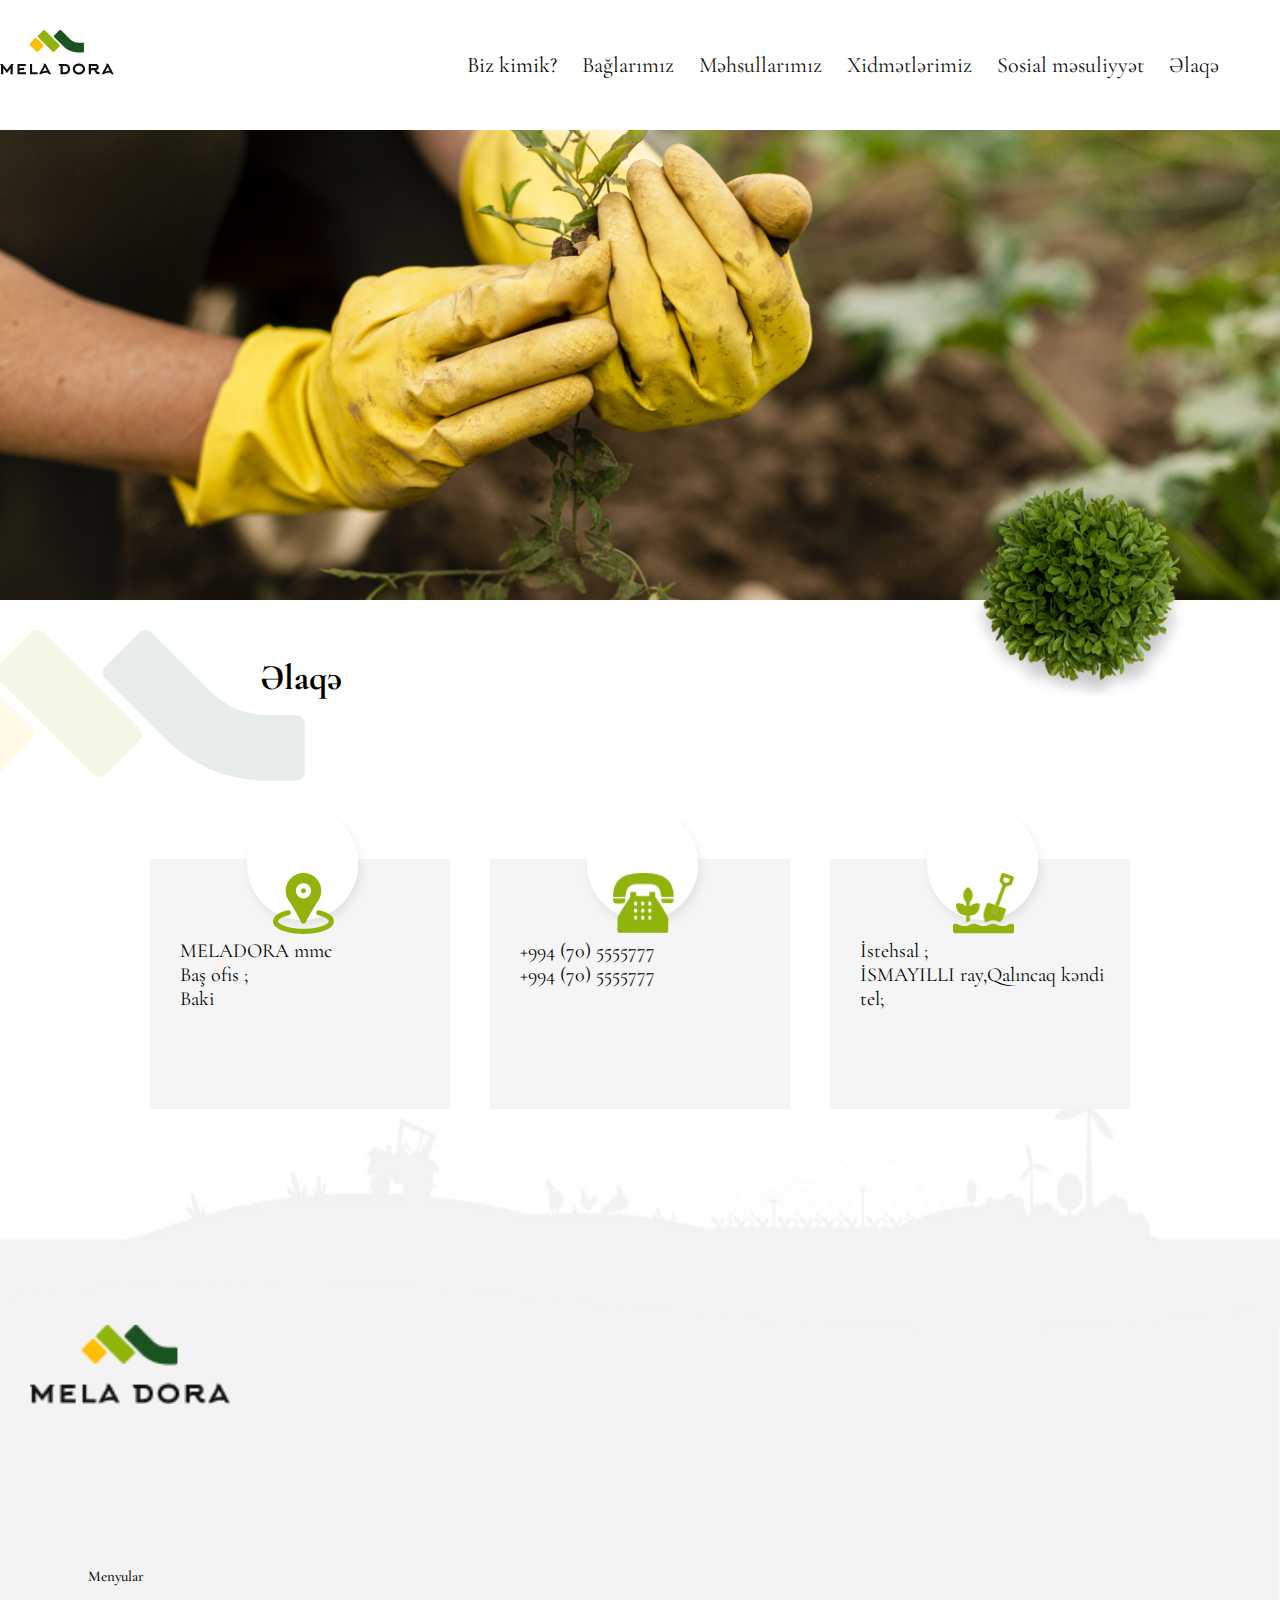
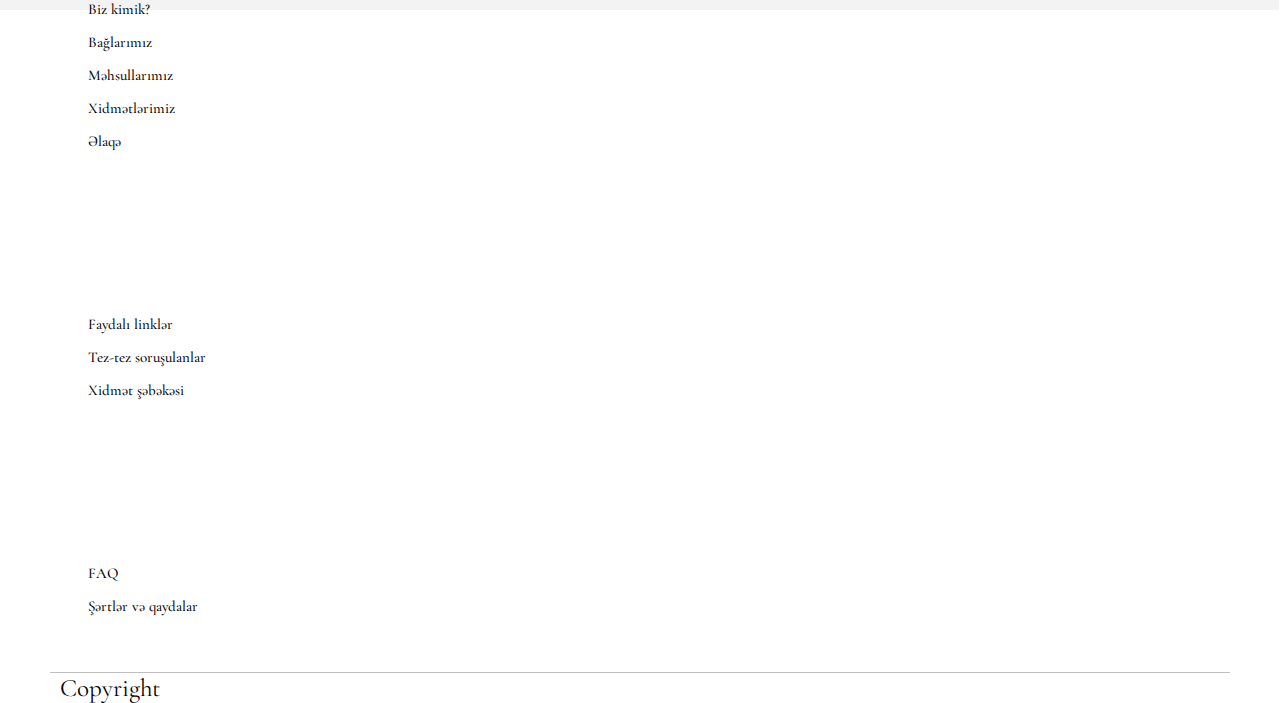
<file: contack.html>
<!DOCTYPE html>
<html lang="en">
    <head>
        <meta charset="UTF-8">
        <meta http-equiv="X-UA-Compatible" content="IE=edge">
        <meta name="viewport" content="width=device-width, initial-scale=1.0">
        <title>Məhsullarımız</title>
        <link rel="preconnect" href="https://fonts.googleapis.com">
    <link rel="preconnect" href="https://fonts.gstatic.com" crossorigin>
    <link href="https://fonts.googleapis.com/css2?family=Asap:wght@400;600;700&family=Baloo+Da+2:wght@400;500;600
    ;700&family=Cormorant+Garamond:ital,wght@0,300;0,400;0,500;0,600;0,700;1,300;1,400;1,500;1,600;1,700&family=Didact+Gothic&family
    =Harmattan:wght@400;700&family=Lavishly+Yours&family=Lexend+Deca:wght@200;300;400;500;800&family=Montserrat+Alternates:wght@100&
    family=Nanum+Gothic:wght@400;700;800&family=Nunito:wght@200;300;400;600;800;900&family=Pacifico&family=Permanent+Marker&family
    =Prompt:wght@100;200;400;600;800;900&family=Roboto:wght@300;400;500;700&family=Sacramento&family=Updock&family=Urbanist:ital,wght@0,100;
    0,200;0,300;0,400;0,500;0,600;0,700;0,800;0,900;1,100;1,200;1,300;1,400;1,500;1,600;1,700;1,800;1,900&family=Water+Brush&display=swap"
     rel="stylesheet">
     <link rel="stylesheet" href="https://cdnjs.cloudflare.com/ajax/libs/font-awesome/6.2.0/css/all.min.css"
      integrity="sha512-xh6O/CkQoPOWDdYTDqeRdPCVd1SpvCA9XXcUnZS2FmJNp1coAFzvtCN9BmamE+4aHK8yyUHUSCcJHgXloTyT2A=="
      crossorigin="anonymous" referrerpolicy="no-referrer" />
        <link href="https://cdn.jsdelivr.net/npm/bootstrap@5.0.2/dist/css/bootstrap.min.css" 
        rel="stylesheet" integrity="sha384-EVSTQN3/azprG1Anm3QDgpJLIm9Nao0Yz1ztcQTwFspd3yD65VohhpuuCOmLASjC"
         crossorigin="anonymous">
         <link rel="stylesheet" href="assets/css/owl.carousel.min.css">
         <link rel="stylesheet" href="assets/css/owl.theme.default.min.css">
      <link rel="stylesheet" href="assets/css/products.css">
    </head>
<body>

    <header>
        <div class="header-part">
       <div class="container">
         <div class="row phone-social">
             <div class="phone col-lg-10">
                 <img class="phoneImg" src="assets/images/Group 3.png" alt="">
                 <span class="numbers">
                     +994 (70) 5555777
                 </span>
             </div>
             
             <div class="social col-lg-2">
 
                 <a href="#">
                     <img src="assets/images/Path 3986.png" alt="">
                 </a>
 
                 <a href="#">
                     <img class="soc" src="assets/images/Group 411.png" alt="">
                 </a>
                 <a href="#">
                     <img class="soc" src="assets/images/Path 3988.png" alt="">
                 </a>
 
                 <a href="#">
                     <img class="soc" src="assets/images/Path 3987.png" alt="">
                 </a>
 
                 <a href="#">
                     <img class="soc" src="assets/images/Group 246.png" alt="">
                 </a>
 
             </div>
 
         </div>
         <div class="logo-nav">
             <div class="logo ">
                 <img class="mela-dore" src="assets/images/logo1.png" alt="">
             </div>
          <div class="mobile-toggle" aria-controls="primary-navigation" aria-expanded="false">
             
             <i class="fa-solid fa-bars hamburger"></i>
          </div>
           
        
             <nav class="nav-bar">
                <ul data-visible="false" id="primary-navigation" class="primary-navigation">
                    <li>
                        <a href="./index.html" class="active">
                            Biz kimik?
                        </a>
                    </li>

                    <li>
                        <a href="./bağlarımız.html">
                            Bağlarımız
                        </a>
                    </li> 
                     <li>
                        <a href="./products.html">
                            Məhsullarımız
                        </a>
                    </li> 
                     <li>
                        <a href="./xidmetler.html">
                            Xidmətlərimiz
                        </a>
                    </li> 
                     <li>
                        <a href="./social-responsibility.html">
                            Sosial məsuliyyət
                        </a>
                    </li> 
                     <li>
                        <a href="./contack.html">
                            Əlaqə
                        </a>
                    </li>
                </ul>
 
                 <a href="#">
                     <img id="search-icon" class="search" src="assets/images/Path 13.png" alt="">
                    
                 </a>
 
             </nav>
 
 
        
 
         </div>
 
     
       </div>
 
        </div>
     </header>
     <section class="back">
        <img class="unnamed" src="assets/images/unnamed (2).png" alt="">
        
     </section>

     <section class="contactUs">
        <img class="gover" src="assets/images/Group 417.png" alt="">
        <p class="title">
            Əlaqə
        </p>

        <div class="container">
            <div class="contactss">
                <div class="col-lg-4 main">
                    <div class="images">
                        <img class="oimg" src="assets/images/Group 448.png" alt="">
                        <img class="mimg" src="assets/images/Ellipse 4.png" alt="">
                    </div>
                   <div class="parcon">
                    <p>
                        MELADORA mmc
                    </p>
                    <p>
                        Baş ofis ;
                    </p><p>
                        Baki
                    </p>
                   </div>

                </div>

                <div class="col-lg-4 main">
                    <div class="images">
                        <img class="oimg" src="assets/images/Group 447.png" alt="">
                        <img class="mimg" src="assets/images/Ellipse 4.png" alt="">
                    </div>
                   <div class="parcon">
                    <p>
                        +994 (70) 5555777
                    </p>
                    <p>
                        +994 (70) 5555777
                    </p>
                   </div>

                </div>

                <div class="col-lg-4  main">
                    <div class="images">
                        <img class="oimg" src="assets/images/Group 449.png" alt="">
                        <img class="mimg" src="assets/images/Ellipse 4.png" alt="">
                    </div>
                   <div class="parcon">
                    <p>İstehsal ;

                    </p>
                    <p>
                        İSMAYILLI ray,Qalıncaq kəndi
                    </p><p>
                        tel;
                    </p>
                   </div>

                </div>
            </div>
        </div>
     </section>


     <footer id="footer">
        <img class="over" src="assets/images/Screen Shot 2021-12-22 at 00.25.02.png" alt="">
        <img class="main" src="assets/images/Path 4340.png" alt="">
        <div class="container">
            <div class="row">
                <div class="col-md-3">
                    <a href="#"><img src="assets/images/logo1.png" alt="" class="img-fluid logo-footer"></a>
                </div>
                <div class="col-md-3">
                    <div class="useful-link">  
                        <div class="use-links">
                            <li><a href="#"><i class="fa-solid fa-angles-right"></i> Menyular</a></li>
                            <li><a href="#"><i class="fa-solid fa-angles-right"></i> Biz kimik?</a></li>
                            <li><a href="#"><i class="fa-solid fa-angles-right"></i> Bağlarımız</a></li>
                            <li><a href="#"><i class="fa-solid fa-angles-right"></i> Məhsullarımız</a></li>
                            <li><a href="#"><i class="fa-solid fa-angles-right"></i> Xidmətlərimiz</a></li>
                            <li><a href="#"><i class="fa-solid fa-angles-right"></i> Əlaqə</a></li>
             

                        </div>
                    </div>

                </div>
                <div class="col-md-3">
                    <div class="useful-link">  
                        <div class="use-links">
                            <li><a href="#"><i class="fa-solid fa-angles-right"></i> Faydalı linklər</a></li>
                            <li><a href="#"><i class="fa-solid fa-angles-right"></i> Tez-tez soruşulanlar</a></li>
                            <li><a href="#"><i class="fa-solid fa-angles-right"></i> Xidmət şəbəkəsi</a></li>
                           
                        </div>
                    </div>
                

                </div>
                <div class="col-md-3">
                    <div class="useful-link">  
                        <div class="use-links">
                            <li><a href="#"><i class="fa-solid fa-angles-right"></i> FAQ</a></li>
                            <li><a href="#"><i class="fa-solid fa-angles-right"></i>Şərtlər və qaydalar</a></li>
                           
                           
                        </div>
                    </div>
                </div>
              
            </div>

   
            <div class="copy-right-sec"><i class="fa-solid fa-copyright"></i>  
                    Copyright
        
                </div>      
        </div>


    </footer>
    <script src="https://cdnjs.cloudflare.com/ajax/libs/jquery/3.6.1/jquery.min.js" integrity="sha512-aVKKRRi/Q/YV+4mjoKBsE4x3H+BkegoM/em46NNlCqNTmUYADjBbeNefNxYV7giUp0VxICtqdrbqU7iVaeZNXA==" crossorigin="anonymous" referrerpolicy="no-referrer"></script>
    <script src="assets/js/owl.carousel.min.js"></script>
    <script src="assets/js/script.js"></script>
    
</body>
</html>
</file>
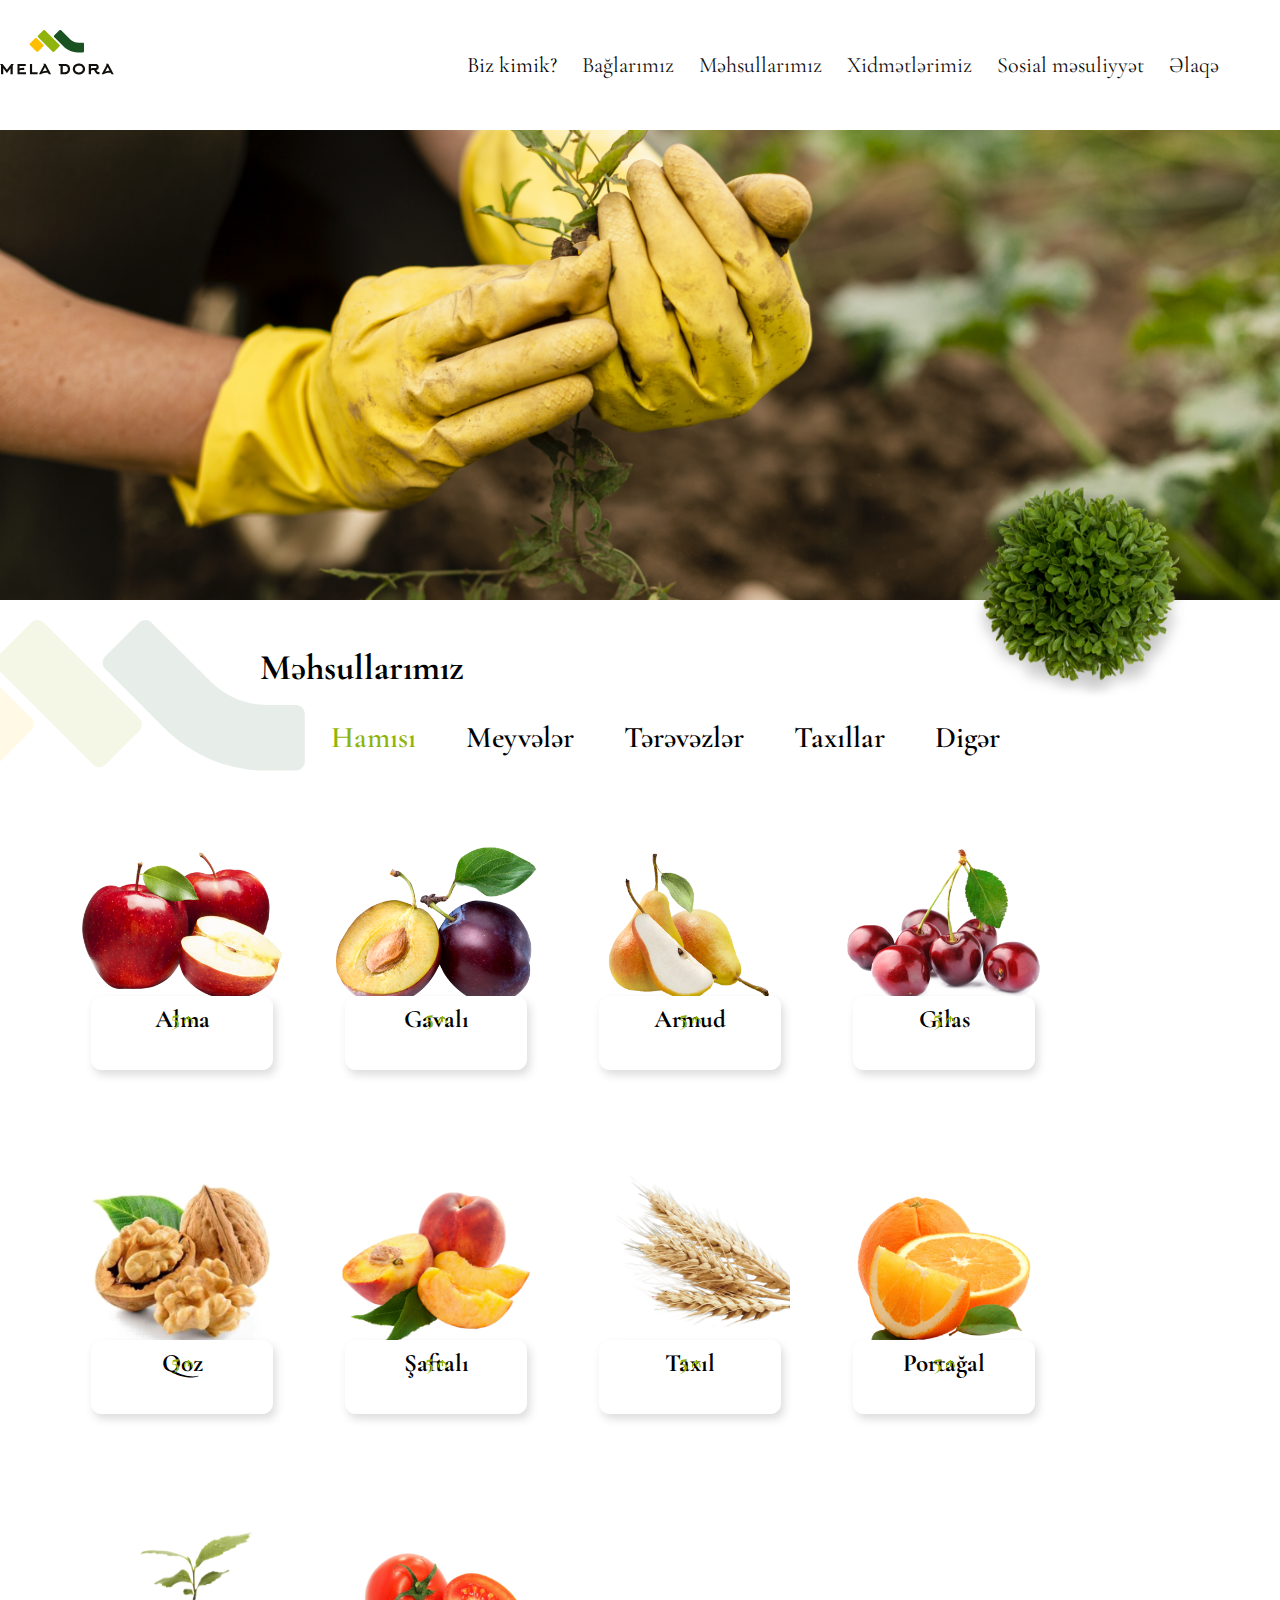
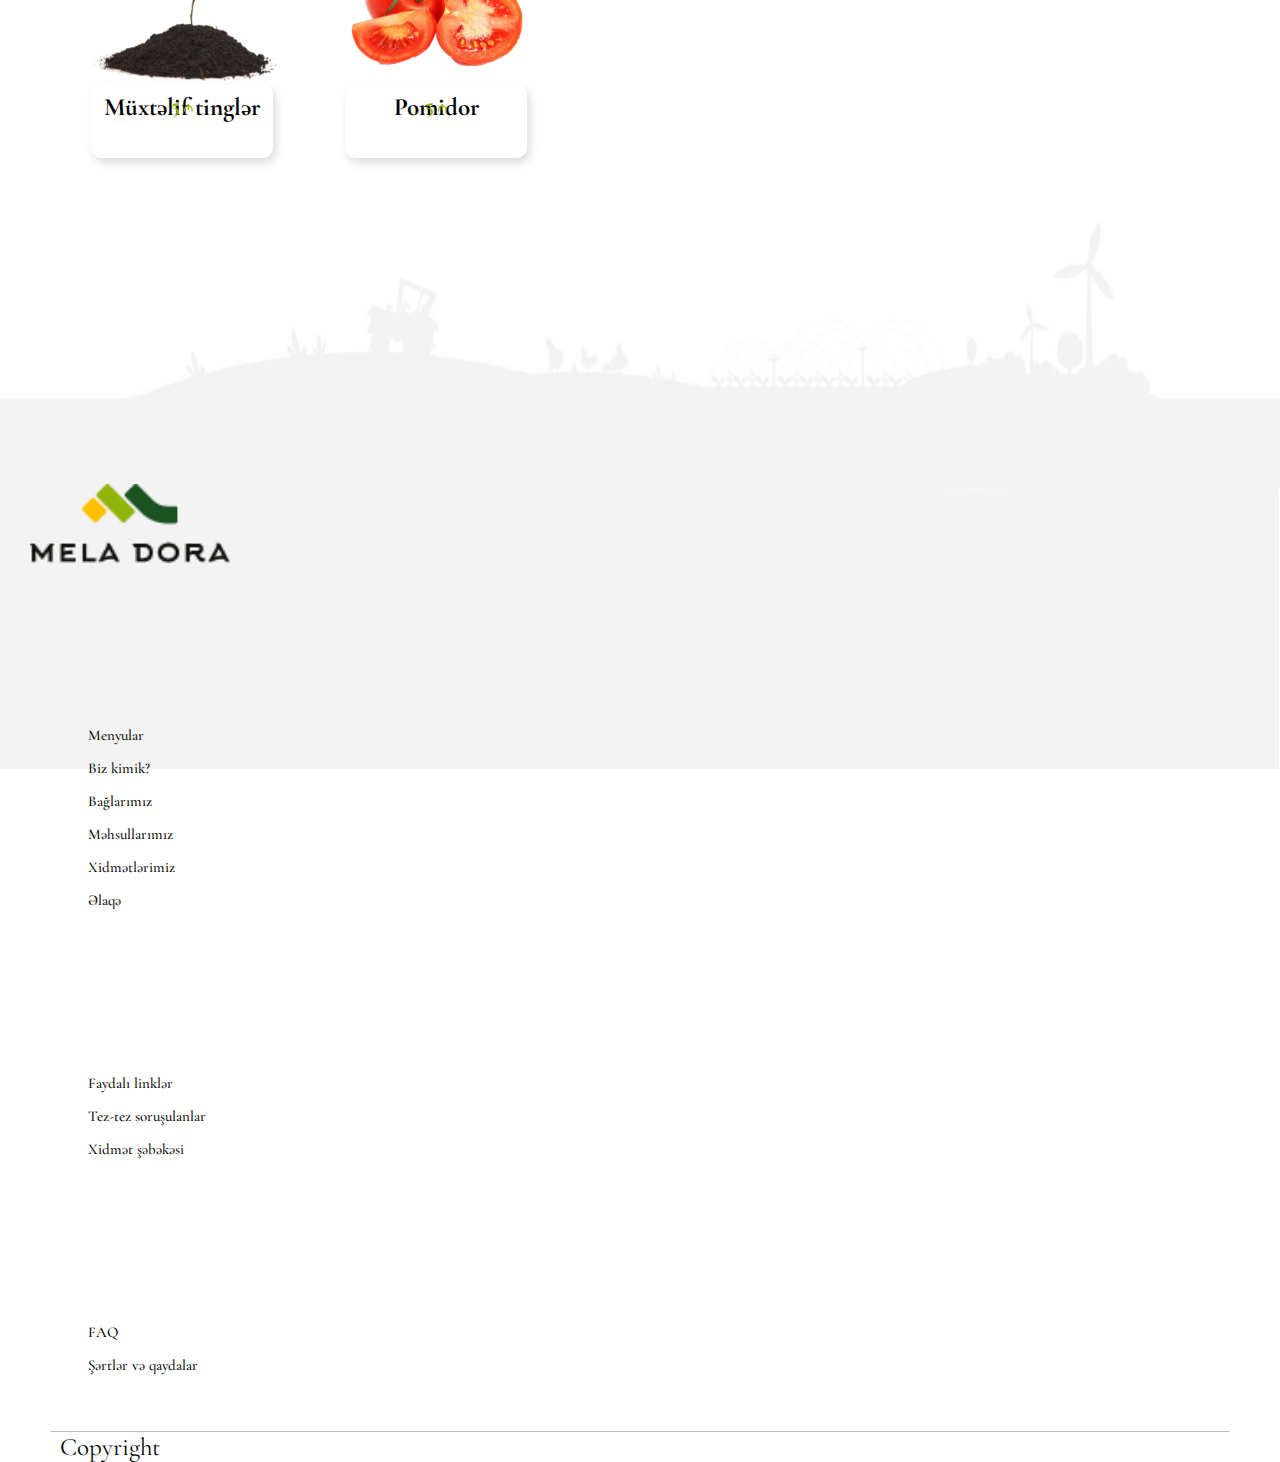
<file: products.html>
<!DOCTYPE html>
<html lang="en">
<head>
    <meta charset="UTF-8">
    <meta http-equiv="X-UA-Compatible" content="IE=edge">
    <meta name="viewport" content="width=device-width, initial-scale=1.0">
    <title>Məhsullarımız</title>
    <link rel="preconnect" href="https://fonts.googleapis.com">
<link rel="preconnect" href="https://fonts.gstatic.com" crossorigin>
<link href="https://fonts.googleapis.com/css2?family=Asap:wght@400;600;700&family=Baloo+Da+2:wght@400;500;600
;700&family=Cormorant+Garamond:ital,wght@0,300;0,400;0,500;0,600;0,700;1,300;1,400;1,500;1,600;1,700&family=Didact+Gothic&family
=Harmattan:wght@400;700&family=Lavishly+Yours&family=Lexend+Deca:wght@200;300;400;500;800&family=Montserrat+Alternates:wght@100&
family=Nanum+Gothic:wght@400;700;800&family=Nunito:wght@200;300;400;600;800;900&family=Pacifico&family=Permanent+Marker&family
=Prompt:wght@100;200;400;600;800;900&family=Roboto:wght@300;400;500;700&family=Sacramento&family=Updock&family=Urbanist:ital,wght@0,100;
0,200;0,300;0,400;0,500;0,600;0,700;0,800;0,900;1,100;1,200;1,300;1,400;1,500;1,600;1,700;1,800;1,900&family=Water+Brush&display=swap"
 rel="stylesheet">
 <link rel="stylesheet" href="https://cdnjs.cloudflare.com/ajax/libs/font-awesome/6.2.0/css/all.min.css"
  integrity="sha512-xh6O/CkQoPOWDdYTDqeRdPCVd1SpvCA9XXcUnZS2FmJNp1coAFzvtCN9BmamE+4aHK8yyUHUSCcJHgXloTyT2A=="
  crossorigin="anonymous" referrerpolicy="no-referrer" />
    <link href="https://cdn.jsdelivr.net/npm/bootstrap@5.0.2/dist/css/bootstrap.min.css" 
    rel="stylesheet" integrity="sha384-EVSTQN3/azprG1Anm3QDgpJLIm9Nao0Yz1ztcQTwFspd3yD65VohhpuuCOmLASjC"
     crossorigin="anonymous">
     <link rel="stylesheet" href="assets/css/owl.carousel.min.css">
     <link rel="stylesheet" href="assets/css/owl.theme.default.min.css">
  <link rel="stylesheet" href="assets/css/products.css">
</head>
<body>
    <header>
        <div class="header-part">
       <div class="container">
         <div class="row phone-social">
             <div class="phone col-lg-10">
                 <img class="phoneImg" src="assets/images/Group 3.png" alt="">
                 <span class="numbers">
                     +994 (70) 5555777
                 </span>
             </div>
             
             <div class="social col-lg-2">
 
                 <a href="#">
                     <img src="assets/images/Path 3986.png" alt="">
                 </a>
 
                 <a href="#">
                     <img class="soc" src="assets/images/Group 411.png" alt="">
                 </a>
                 <a href="#">
                     <img class="soc" src="assets/images/Path 3988.png" alt="">
                 </a>
 
                 <a href="#">
                     <img class="soc" src="assets/images/Path 3987.png" alt="">
                 </a>
 
                 <a href="#">
                     <img class="soc" src="assets/images/Group 246.png" alt="">
                 </a>
 
             </div>
 
         </div>
         <div class="logo-nav">
             <div class="logo ">
                 <img class="mela-dore" src="assets/images/logo1.png" alt="">
             </div>
          <div class="mobile-toggle" aria-controls="primary-navigation" aria-expanded="false">
             
             <i class="fa-solid fa-bars hamburger"></i>
          </div>
           
        
             <nav class="nav-bar">
                <ul data-visible="false" id="primary-navigation" class="primary-navigation">
                    <li>
                        <a href="./index.html" class="active">
                            Biz kimik?
                        </a>
                    </li>

                    <li>
                        <a href="./bağlarımız.html">
                            Bağlarımız
                        </a>
                    </li> 
                     <li>
                        <a href="./products.html">
                            Məhsullarımız
                        </a>
                    </li> 
                     <li>
                        <a href="./xidmetler.html">
                            Xidmətlərimiz
                        </a>
                    </li> 
                     <li>
                        <a href="./social-responsibility.html">
                            Sosial məsuliyyət
                        </a>
                    </li> 
                     <li>
                        <a href="./contack.html">
                            Əlaqə
                        </a>
                    </li>
                </ul>
 
                 <a href="#">
                     <img id="search-icon" class="search" src="assets/images/Path 13.png" alt="">
                    
                 </a>
 
             </nav>
 
 
        
 
         </div>
 
     
       </div>
 
        </div>
     </header>
     <section class="back">
        <img class="unnamed" src="assets/images/unnamed (2).png" alt="">
        
     </section>

     <section class="product"> 
        <img class="gover" src="assets/images/Group 417.png" alt="">
        <p class="title">
            Məhsullarımız
        </p>
        
        <div class="category">
            <ul class="indicator">
               <li data-filter="all"  class="active">
                <a>Hamısı</a>
               </li>
               <li data-filter="Meyvələr">
                <a>Meyvələr</a>
               </li>
               <li data-filter="Tərəvəzlər">
                <a>Tərəvəzlər</a>
               </li>
               <li data-filter="Taxıllar">
                <a>Taxıllar</a>
               </li>
               <li data-filter="Digər">
                <a>Digər</a>
               </li>
              
            </ul>
        
        </div>

     <div class="container pall">
        <div class="productall items">
            <div data-category="Meyvələr" class="product col-xl-2 col-lg-3 col-md-4 col-sm-5 col-5 ">
             <div class="apple">
                 <img class="appIMG" src="assets/images/932-9328480_apples-png-image-red-apple-fruit.png" alt="">
             </div>
             <div class="applePrice">
                 <p class="pname">Alma</p>
                <div class="price-Img">
                 <span class="price">5</span>
                 <img class="man" src="assets/images/Path 14.png" alt="">
                </div>
             </div>
            </div>
 
            <div data-category="Meyvələr" class="product col-xl-2 col-lg-3 col-md-4 col-sm-5 col-5 ">
             <div class="apple">
                 <img class="appIMG" src="assets/images//1028.png" alt="">
             </div>
             <div class="applePrice">
                 <p class="pname">Gavalı</p>
                <div class="price-Img">
                 <span class="price">5</span>
                 <img class="man" src="assets/images/Path 14.png" alt="">
                </div>
             </div>
            </div>
 
            <div data-category="Meyvələr" class="product col-xl-2 col-lg-3 col-md-4 col-sm-5 col-5">
             <div class="apple">
                 <img class="appIMG" src="assets/images/183666_1-20201031-211428.png" alt="">
             </div>
             <div class="applePrice">
                 <p class="pname">Armud</p>
                <div class="price-Img">
                 <span class="price">5</span>
                 <img class="man" src="assets/images/Path 14.png" alt="">
                </div>
             </div>
            </div>
 
            <div data-category="Meyvələr" class="product col-xl-2 col-lg-3 col-md-4 col-sm-5 col-5">
             <div class="apple">
                 <img class="appIMG" src="assets/images/6807573_preview.png" alt="">
             </div>
             <div class="applePrice">
                 <p class="pname">Gilas</p>
                <div class="price-Img">
                 <span class="price">5</span>
                 <img class="man" src="assets/images/Path 14.png" alt="">
                </div>
             </div>
            </div>
 
            <div data-category="Digər" class="product col-xl-2 col-lg-3 col-md-4 col-sm-5 col-5">
             <div class="apple">
                 <img class="appIMG" src="assets/images/NicePng_walnut-png_994140.png" alt="">
             </div>
             <div class="applePrice">
                 <p class="pname">Qoz</p>
                <div class="price-Img">
                 <span class="price">5</span>
                 <img class="man" src="assets/images/Path 14.png" alt="">
                </div>
             </div>
            </div>
 
            <div data-category="Meyvələr" class="product col-xl-2 col-lg-3 col-md-4 col-sm-5 col-5">
             <div class="apple">
                 <img class="appIMG" src="assets/images/purepng.com-peachpeachjuicy-fruitnectarinefoodfruitpeachescutted-peaches-17015273518552udi7.png" alt="">
             </div>
             <div class="applePrice">
                 <p class="pname">Şaftalı</p>
                <div class="price-Img">
                 <span class="price">5</span>
                 <img class="man" src="assets/images/Path 14.png" alt="">
                </div>
             </div>
            </div>
 
            <div data-category="Taxıllar" class="product col-xl-2 col-lg-3 col-md-4 col-sm-5 col-5">
             <div class="apple">
                 <img class="appIMG" src="assets/images/NicePng_wheat-png_92445.png" alt="">
             </div>
             <div class="applePrice">
                 <p class="pname">Taxıl</p>
                <div class="price-Img">
                 <span class="price">5</span>
                 <img class="man" src="assets/images/Path 14.png" alt="">
                </div>
             </div>
            </div>
 
            <div data-category="Meyvələr" class="product col-xl-2 col-lg-3 col-md-4 col-sm-5 col-5">
             <div class="apple">
                 <img class="appIMG" src="assets/images/Orange-PNG-Image.png" alt="">
             </div>
             <div class="applePrice">
                 <p class="pname">Portağal</p>
                <div class="price-Img">
                 <span class="price">5</span>
                 <img class="man" src="assets/images/Path 14.png" alt="">
                </div>
             </div>
            </div>
 
            <div data-category="Digər" class="product col-xl-2 col-lg-3 col-md-4 col-sm-5 col-5">
             <div class="apple">
                 <img class="appIMG" src="assets/images/9-99445_growing-plant-png-mart-plant-growing-transparent.png" alt="">
             </div>
             <div class="applePrice">
                 <p class="pname">Müxtəlif tinglər</p>
                <div class="price-Img">
                 <span class="price">5</span>
                 <img class="man" src="assets/images/Path 14.png" alt="">
                </div>
             </div>
            </div>
 
            <div data-category="Tərəvəzlər" class="product col-xl-2 col-lg-3 col-md-4 col-sm-5 col-5">
             <div class="apple">
                 <img class="appIMG" src="assets/images/Tomato-PNG-Free-File.png" alt="">
             </div>
             <div class="applePrice">
                 <p class="pname">Pomidor</p>
                <div class="price-Img">
                 <span class="price">5</span>
                 <img class="man" src="assets/images/Path 14.png" alt="">
                </div>
             </div>
            </div>
 
            
         </div>
     </div>
    </section> 

    <footer id="footer">
        <img class="over" src="assets/images/Screen Shot 2021-12-22 at 00.25.02.png" alt="">
        <img class="main" src="assets/images/Path 4340.png" alt="">
        <div class="container">
            <div class="row">
                <div class="col-md-3">
                    <a href="#"><img src="assets/images/logo1.png" alt="" class="img-fluid logo-footer"></a>
                </div>
                <div class="col-md-3">
                    <div class="useful-link">  
                        <div class="use-links">
                            <li><a href="#"><i class="fa-solid fa-angles-right"></i> Menyular</a></li>
                            <li><a href="#"><i class="fa-solid fa-angles-right"></i> Biz kimik?</a></li>
                            <li><a href="#"><i class="fa-solid fa-angles-right"></i> Bağlarımız</a></li>
                            <li><a href="#"><i class="fa-solid fa-angles-right"></i> Məhsullarımız</a></li>
                            <li><a href="#"><i class="fa-solid fa-angles-right"></i> Xidmətlərimiz</a></li>
                            <li><a href="#"><i class="fa-solid fa-angles-right"></i> Əlaqə</a></li>
             

                        </div>
                    </div>

                </div>
                <div class="col-md-3">
                    <div class="useful-link">  
                        <div class="use-links">
                            <li><a href="#"><i class="fa-solid fa-angles-right"></i> Faydalı linklər</a></li>
                            <li><a href="#"><i class="fa-solid fa-angles-right"></i> Tez-tez soruşulanlar</a></li>
                            <li><a href="#"><i class="fa-solid fa-angles-right"></i> Xidmət şəbəkəsi</a></li>
                           
                        </div>
                    </div>
                

                </div>
                <div class="col-md-3">
                    <div class="useful-link">  
                        <div class="use-links">
                            <li><a href="#"><i class="fa-solid fa-angles-right"></i> FAQ</a></li>
                            <li><a href="#"><i class="fa-solid fa-angles-right"></i>Şərtlər və qaydalar</a></li>
                           
                           
                        </div>
                    </div>
                </div>
              
            </div>

   
            <div class="copy-right-sec"><i class="fa-solid fa-copyright"></i>  
                    Copyright
        
                </div>      
        </div>


    </footer>




    <script src="https://cdnjs.cloudflare.com/ajax/libs/jquery/3.6.1/jquery.min.js" integrity="sha512-aVKKRRi/Q/YV+4mjoKBsE4x3H+BkegoM/em46NNlCqNTmUYADjBbeNefNxYV7giUp0VxICtqdrbqU7iVaeZNXA==" crossorigin="anonymous" referrerpolicy="no-referrer"></script>
    <script src="assets/js/owl.carousel.min.js"></script>
    <script src="assets/js/script.js"></script>
</body>
</html>
</file>
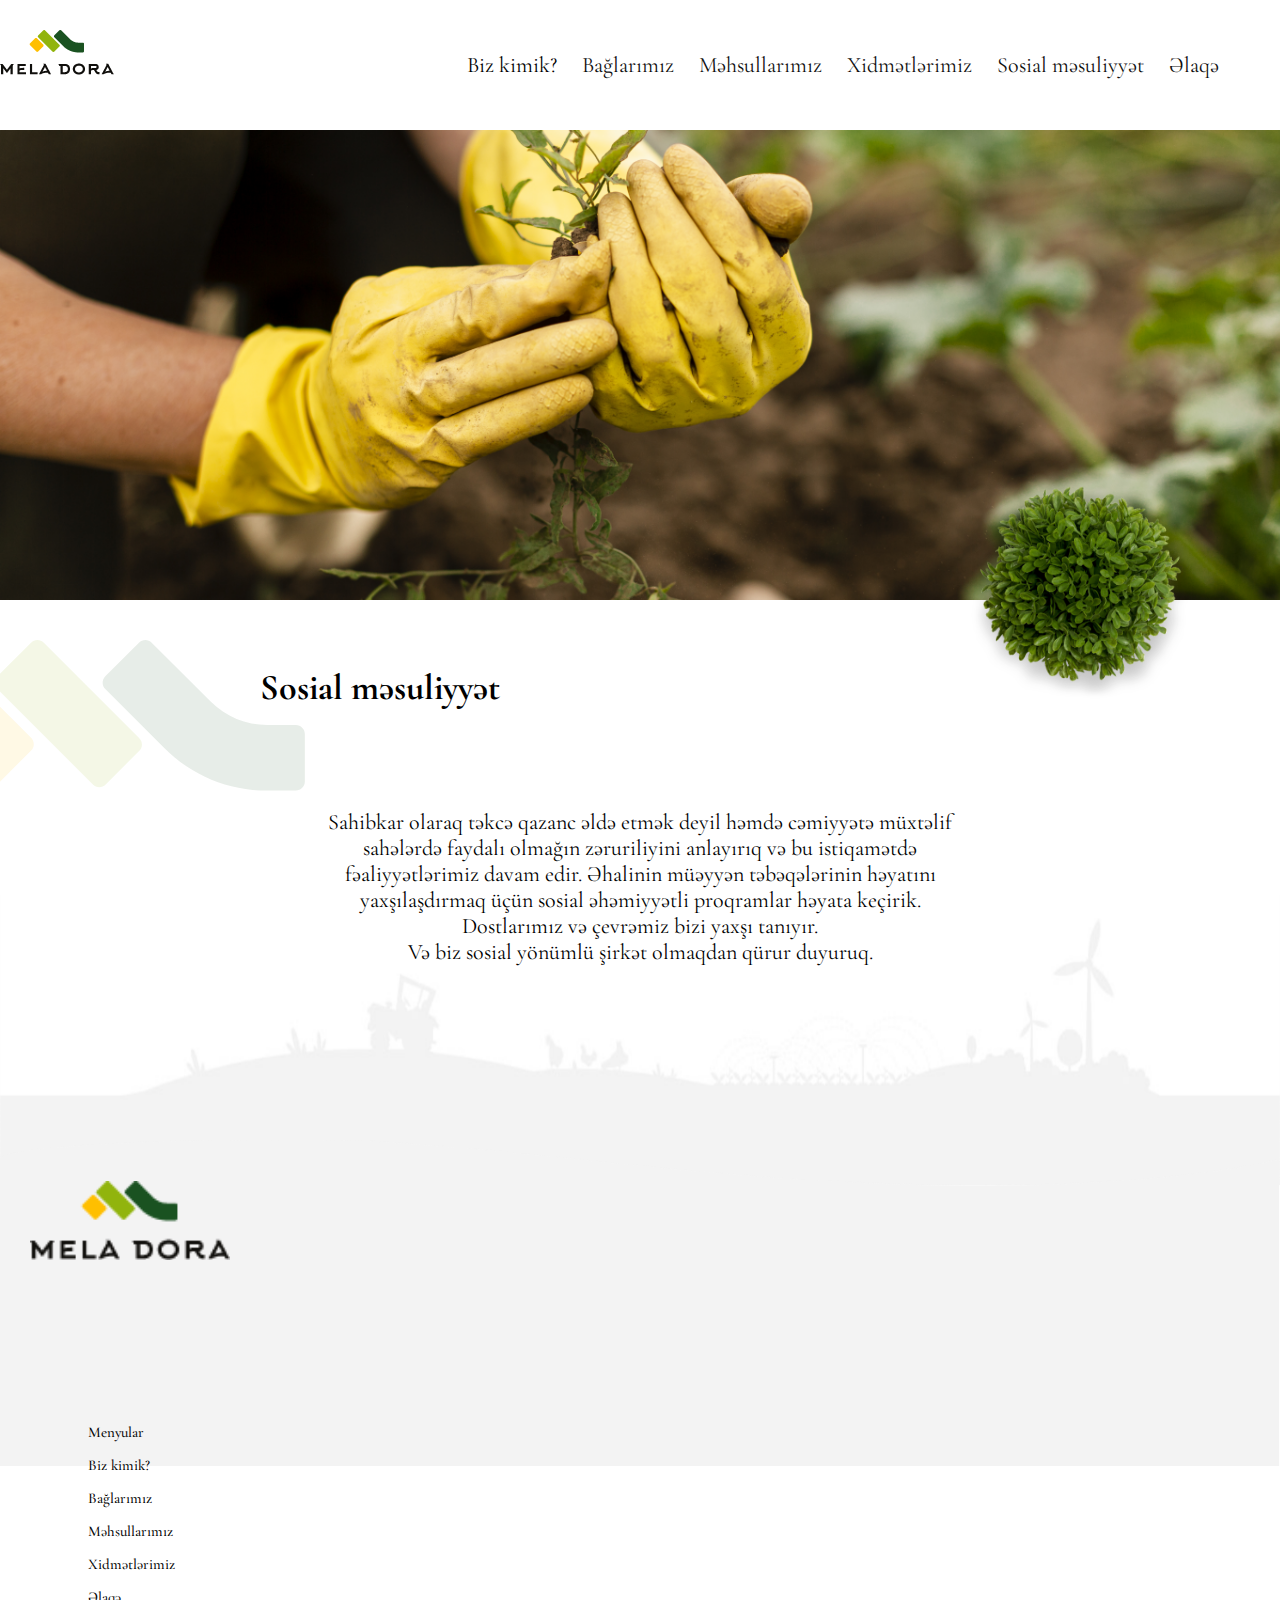
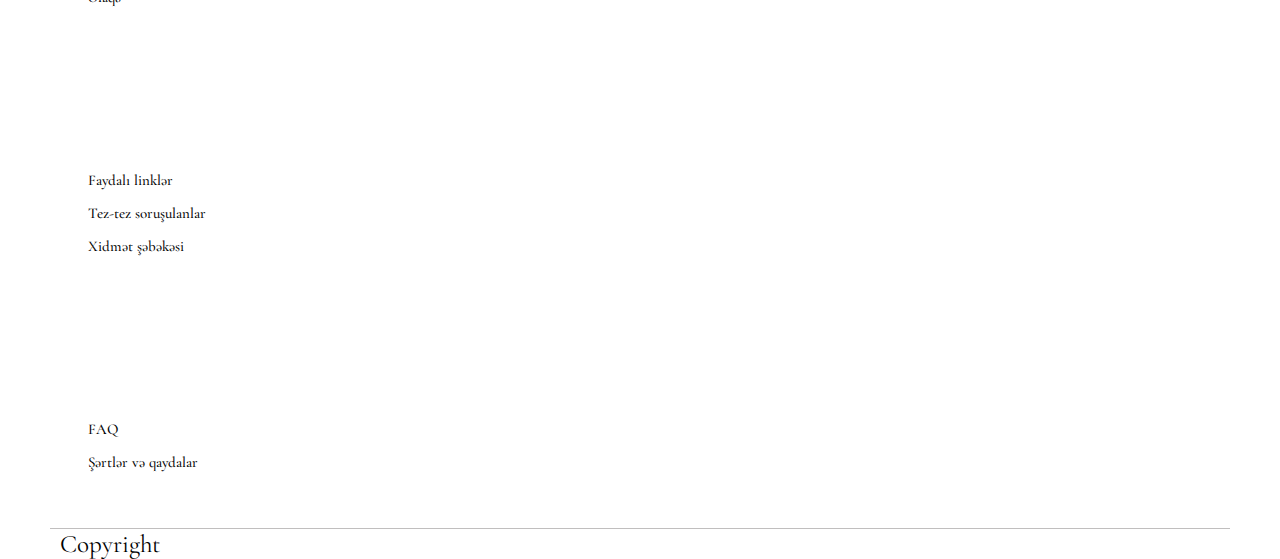
<file: social-responsibility.html>
<!DOCTYPE html>
<html lang="en">
    <head>
        <meta charset="UTF-8">
        <meta http-equiv="X-UA-Compatible" content="IE=edge">
        <meta name="viewport" content="width=device-width, initial-scale=1.0">
        <title>Sosial-məsuliyyət</title>
        <link rel="preconnect" href="https://fonts.googleapis.com">
    <link rel="preconnect" href="https://fonts.gstatic.com" crossorigin>
    <link href="https://fonts.googleapis.com/css2?family=Asap:wght@400;600;700&family=Baloo+Da+2:wght@400;500;600
    ;700&family=Cormorant+Garamond:ital,wght@0,300;0,400;0,500;0,600;0,700;1,300;1,400;1,500;1,600;1,700&family=Didact+Gothic&family
    =Harmattan:wght@400;700&family=Lavishly+Yours&family=Lexend+Deca:wght@200;300;400;500;800&family=Montserrat+Alternates:wght@100&
    family=Nanum+Gothic:wght@400;700;800&family=Nunito:wght@200;300;400;600;800;900&family=Pacifico&family=Permanent+Marker&family
    =Prompt:wght@100;200;400;600;800;900&family=Roboto:wght@300;400;500;700&family=Sacramento&family=Updock&family=Urbanist:ital,wght@0,100;
    0,200;0,300;0,400;0,500;0,600;0,700;0,800;0,900;1,100;1,200;1,300;1,400;1,500;1,600;1,700;1,800;1,900&family=Water+Brush&display=swap"
     rel="stylesheet">
     <link rel="stylesheet" href="https://cdnjs.cloudflare.com/ajax/libs/font-awesome/6.2.0/css/all.min.css"
      integrity="sha512-xh6O/CkQoPOWDdYTDqeRdPCVd1SpvCA9XXcUnZS2FmJNp1coAFzvtCN9BmamE+4aHK8yyUHUSCcJHgXloTyT2A=="
      crossorigin="anonymous" referrerpolicy="no-referrer" />
        <link href="https://cdn.jsdelivr.net/npm/bootstrap@5.0.2/dist/css/bootstrap.min.css" 
        rel="stylesheet" integrity="sha384-EVSTQN3/azprG1Anm3QDgpJLIm9Nao0Yz1ztcQTwFspd3yD65VohhpuuCOmLASjC"
         crossorigin="anonymous">
         <link rel="stylesheet" href="assets/css/owl.carousel.min.css">
         <link rel="stylesheet" href="assets/css/owl.theme.default.min.css">
      <link rel="stylesheet" href="assets/css/products.css">
    </head>
<body>

    <header>
        <div class="header-part">
       <div class="container">
         <div class="row phone-social">
             <div class="phone col-lg-10">
                 <img class="phoneImg" src="assets/images/Group 3.png" alt="">
                 <span class="numbers">
                     +994 (70) 5555777
                 </span>
             </div>
             
             <div class="social col-lg-2">
 
                 <a href="#">
                     <img src="assets/images/Path 3986.png" alt="">
                 </a>
 
                 <a href="#">
                     <img class="soc" src="assets/images/Group 411.png" alt="">
                 </a>
                 <a href="#">
                     <img class="soc" src="assets/images/Path 3988.png" alt="">
                 </a>
 
                 <a href="#">
                     <img class="soc" src="assets/images/Path 3987.png" alt="">
                 </a>
 
                 <a href="#">
                     <img class="soc" src="assets/images/Group 246.png" alt="">
                 </a>
 
             </div>
 
         </div>
         <div class="logo-nav">
             <div class="logo ">
                 <img class="mela-dore" src="assets/images/logo1.png" alt="">
             </div>
          <div class="mobile-toggle" aria-controls="primary-navigation" aria-expanded="false">
             
             <i class="fa-solid fa-bars hamburger"></i>
          </div>
           
        
             <nav class="nav-bar">
                <ul data-visible="false" id="primary-navigation" class="primary-navigation">
                    <li>
                        <a href="./index.html" class="active">
                            Biz kimik?
                        </a>
                    </li>

                    <li>
                        <a href="./bağlarımız.html">
                            Bağlarımız
                        </a>
                    </li> 
                     <li>
                        <a href="./products.html">
                            Məhsullarımız
                        </a>
                    </li> 
                     <li>
                        <a href="./xidmetler.html">
                            Xidmətlərimiz
                        </a>
                    </li> 
                     <li>
                        <a href="./social-responsibility.html">
                            Sosial məsuliyyət
                        </a>
                    </li> 
                     <li>
                        <a href="./contack.html">
                            Əlaqə
                        </a>
                    </li>
                </ul>
 
                 <a href="#">
                     <img id="search-icon" class="search" src="assets/images/Path 13.png" alt="">
                    
                 </a>
 
             </nav>
 
 
        
 
         </div>
 
     
       </div>
 
        </div>
     </header>
     <section class="back">
        <img class="unnamed" src="assets/images/unnamed (2).png" alt="">
     </section>

     <section class="social-res">
        <img class="gover" src="assets/images/Group 417.png" alt="">
        <p class="title">
            Sosial məsuliyyət
        </p>

        <div class="soc-paragh">
            <p class="s1">
                Sahibkar olaraq təkcə qazanc əldə etmək deyil həmdə cəmiyyətə 
                müxtəlif sahələrdə faydalı olmağın zəruriliyini anlayırıq və bu 
                istiqamətdə fəaliyyətlərimiz davam edir. Əhalinin müəyyən təbəqələrinin 
                həyatını yaxşılaşdırmaq üçün sosial əhəmiyyətli proqramlar həyata keçirik.
            </p>
            <p class="s2">
                Dostlarımız və çevrəmiz bizi yaxşı tanıyır.

            </p>
            <p class="s3">
                Və biz sosial yönümlü şirkət olmaqdan qürur duyuruq.
            </p>

        </div>
     </section>

     <footer id="footer">
        <img class="over" src="assets/images/Screen Shot 2021-12-22 at 00.25.02.png" alt="">
        <img class="main" src="assets/images/Path 4340.png" alt="">
        <div class="container">
            <div class="row">
                <div class="col-md-3">
                    <a href="#"><img src="assets/images/logo1.png" alt="" class="img-fluid logo-footer"></a>
                </div>
                <div class="col-md-3">
                    <div class="useful-link">  
                        <div class="use-links">
                            <li><a href="#"><i class="fa-solid fa-angles-right"></i> Menyular</a></li>
                            <li><a href="#"><i class="fa-solid fa-angles-right"></i> Biz kimik?</a></li>
                            <li><a href="#"><i class="fa-solid fa-angles-right"></i> Bağlarımız</a></li>
                            <li><a href="#"><i class="fa-solid fa-angles-right"></i> Məhsullarımız</a></li>
                            <li><a href="#"><i class="fa-solid fa-angles-right"></i> Xidmətlərimiz</a></li>
                            <li><a href="#"><i class="fa-solid fa-angles-right"></i> Əlaqə</a></li>
             

                        </div>
                    </div>

                </div>
                <div class="col-md-3">
                    <div class="useful-link">  
                        <div class="use-links">
                            <li><a href="#"><i class="fa-solid fa-angles-right"></i> Faydalı linklər</a></li>
                            <li><a href="#"><i class="fa-solid fa-angles-right"></i> Tez-tez soruşulanlar</a></li>
                            <li><a href="#"><i class="fa-solid fa-angles-right"></i> Xidmət şəbəkəsi</a></li>
                           
                        </div>
                    </div>
                

                </div>
                <div class="col-md-3">
                    <div class="useful-link">  
                        <div class="use-links">
                            <li><a href="#"><i class="fa-solid fa-angles-right"></i> FAQ</a></li>
                            <li><a href="#"><i class="fa-solid fa-angles-right"></i>Şərtlər və qaydalar</a></li>
                           
                           
                        </div>
                    </div>
                </div>
              
            </div>

   
            <div class="copy-right-sec"><i class="fa-solid fa-copyright"></i>  
                    Copyright
        
                </div>      
        </div>


    </footer>
    


     <script src="https://cdnjs.cloudflare.com/ajax/libs/jquery/3.6.1/jquery.min.js" integrity="sha512-aVKKRRi/Q/YV+4mjoKBsE4x3H+BkegoM/em46NNlCqNTmUYADjBbeNefNxYV7giUp0VxICtqdrbqU7iVaeZNXA==" crossorigin="anonymous" referrerpolicy="no-referrer"></script>
     <script src="assets/js/owl.carousel.min.js"></script>
     <script src="assets/js/script.js"></script>
</body>
</html>
</file>
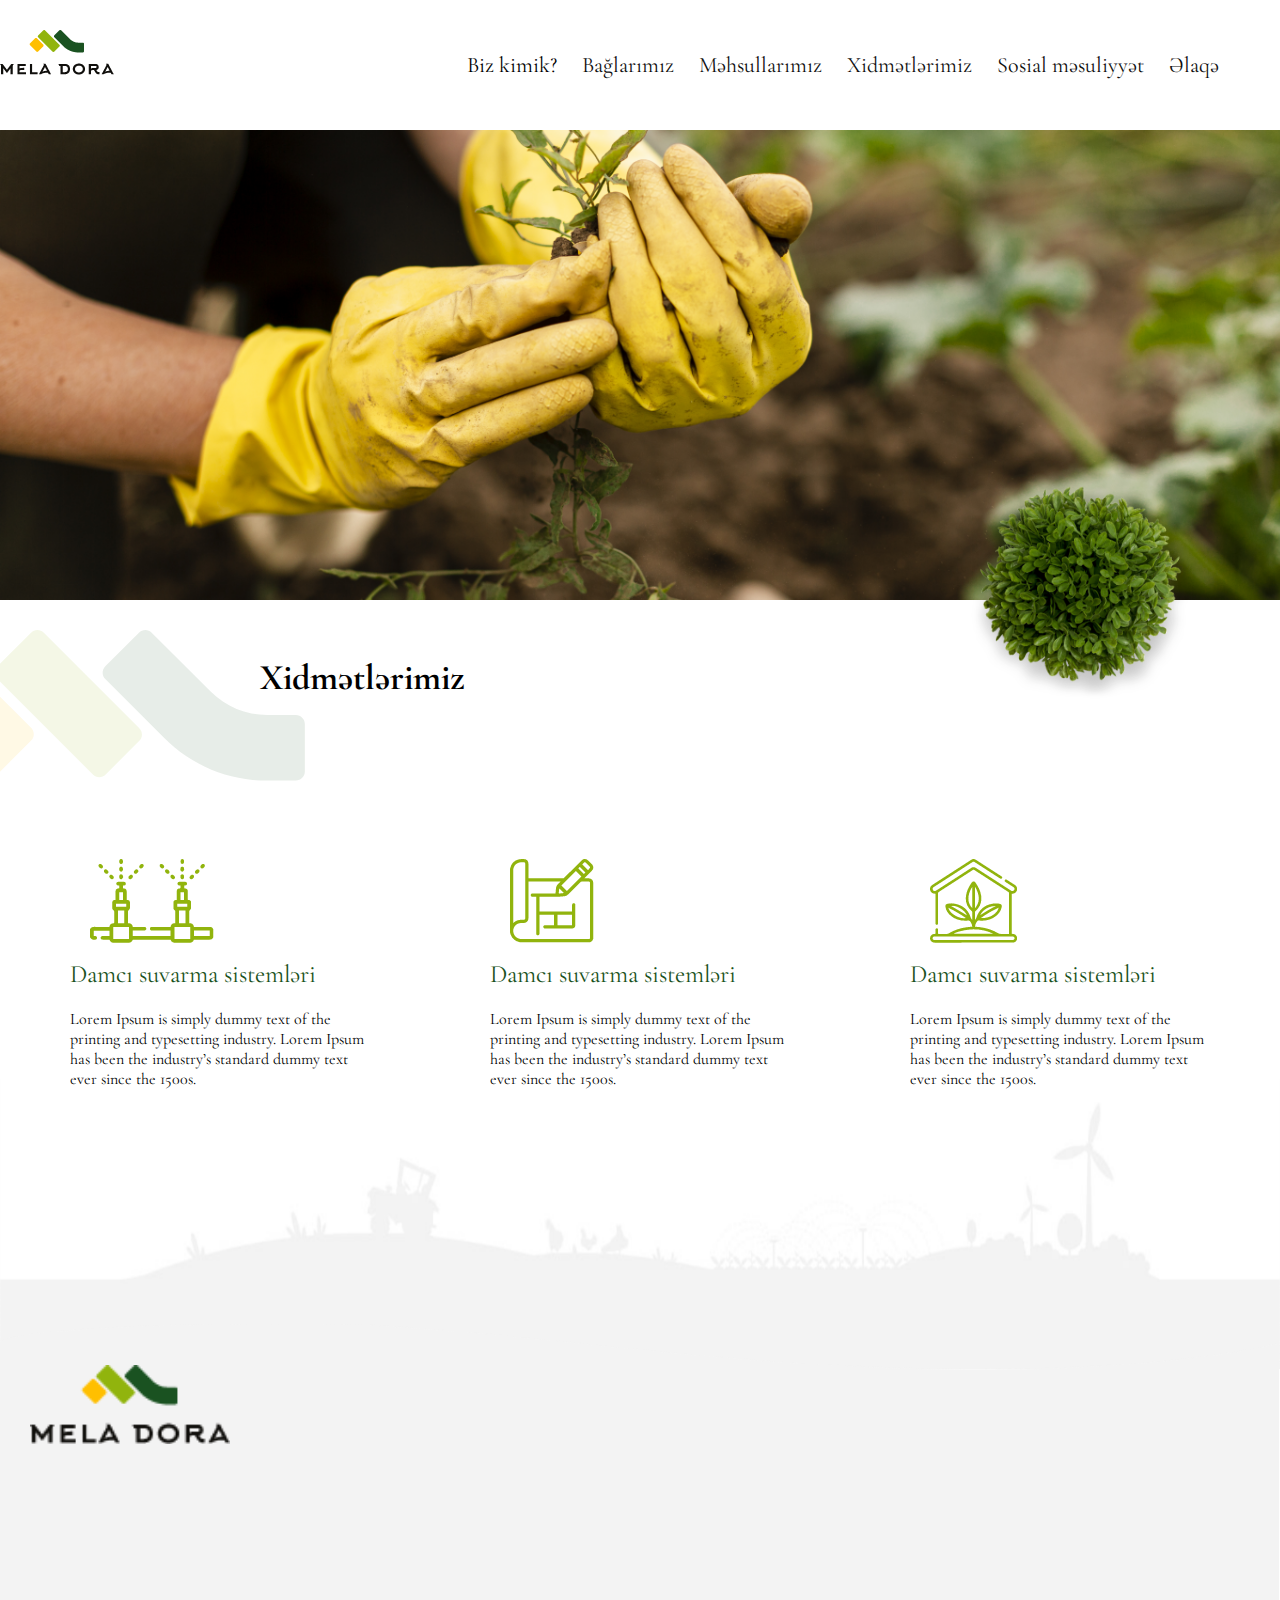
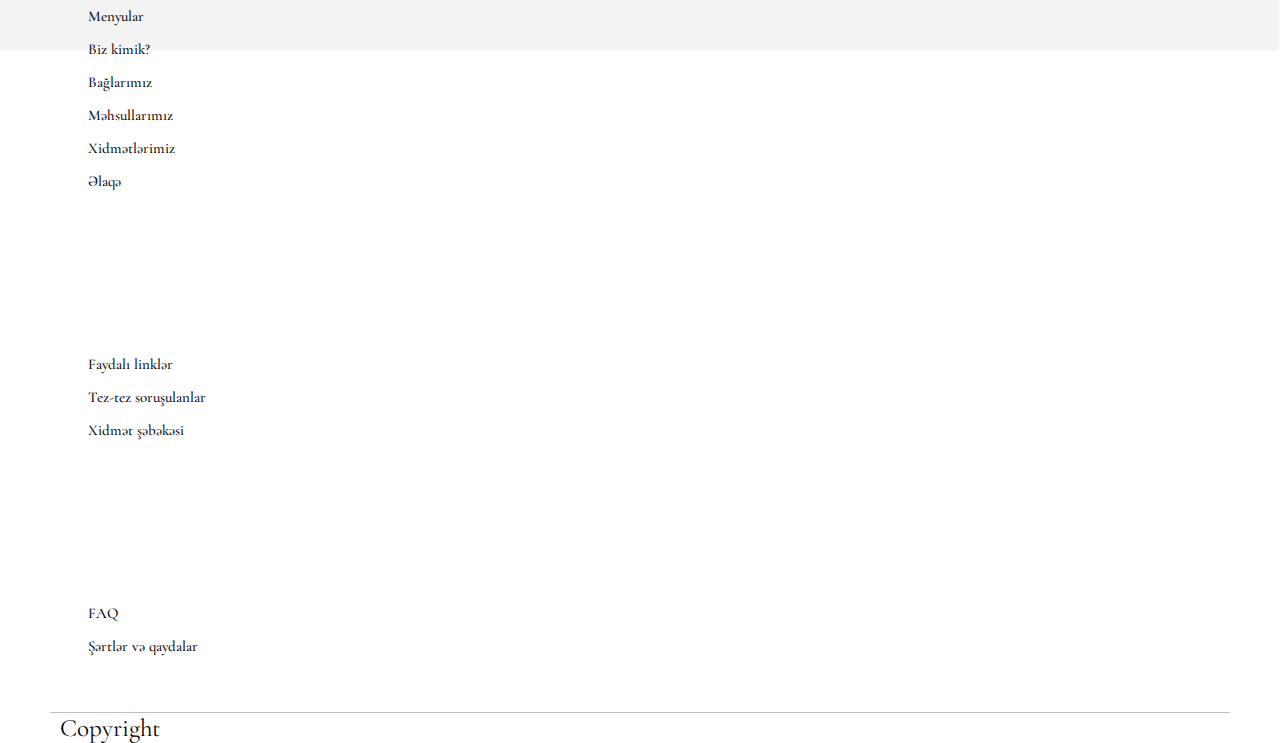
<file: xidmetler.html>
<!DOCTYPE html>
<html lang="en">
    <head>
        <meta charset="UTF-8">
        <meta http-equiv="X-UA-Compatible" content="IE=edge">
        <meta name="viewport" content="width=device-width, initial-scale=1.0">
        <title>Xidmətlərimiz</title>
        <link rel="preconnect" href="https://fonts.googleapis.com">
    <link rel="preconnect" href="https://fonts.gstatic.com" crossorigin>
    <link href="https://fonts.googleapis.com/css2?family=Asap:wght@400;600;700&family=Baloo+Da+2:wght@400;500;600
    ;700&family=Cormorant+Garamond:ital,wght@0,300;0,400;0,500;0,600;0,700;1,300;1,400;1,500;1,600;1,700&family=Didact+Gothic&family
    =Harmattan:wght@400;700&family=Lavishly+Yours&family=Lexend+Deca:wght@200;300;400;500;800&family=Montserrat+Alternates:wght@100&
    family=Nanum+Gothic:wght@400;700;800&family=Nunito:wght@200;300;400;600;800;900&family=Pacifico&family=Permanent+Marker&family
    =Prompt:wght@100;200;400;600;800;900&family=Roboto:wght@300;400;500;700&family=Sacramento&family=Updock&family=Urbanist:ital,wght@0,100;
    0,200;0,300;0,400;0,500;0,600;0,700;0,800;0,900;1,100;1,200;1,300;1,400;1,500;1,600;1,700;1,800;1,900&family=Water+Brush&display=swap"
     rel="stylesheet">
     <link rel="stylesheet" href="https://cdnjs.cloudflare.com/ajax/libs/font-awesome/6.2.0/css/all.min.css"
      integrity="sha512-xh6O/CkQoPOWDdYTDqeRdPCVd1SpvCA9XXcUnZS2FmJNp1coAFzvtCN9BmamE+4aHK8yyUHUSCcJHgXloTyT2A=="
      crossorigin="anonymous" referrerpolicy="no-referrer" />
        <link href="https://cdn.jsdelivr.net/npm/bootstrap@5.0.2/dist/css/bootstrap.min.css" 
        rel="stylesheet" integrity="sha384-EVSTQN3/azprG1Anm3QDgpJLIm9Nao0Yz1ztcQTwFspd3yD65VohhpuuCOmLASjC"
         crossorigin="anonymous">
         <link rel="stylesheet" href="assets/css/owl.carousel.min.css">
         <link rel="stylesheet" href="assets/css/owl.theme.default.min.css">
      <link rel="stylesheet" href="assets/css/products.css">
    </head>
<body>

    <header>
        <div class="header-part">
       <div class="container">
         <div class="row phone-social">
             <div class="phone col-lg-10">
                 <img class="phoneImg" src="assets/images/Group 3.png" alt="">
                 <span class="numbers">
                     +994 (70) 5555777
                 </span>
             </div>
             
             <div class="social col-lg-2">
 
                 <a href="#">
                     <img src="assets/images/Path 3986.png" alt="">
                 </a>
 
                 <a href="#">
                     <img class="soc" src="assets/images/Group 411.png" alt="">
                 </a>
                 <a href="#">
                     <img class="soc" src="assets/images/Path 3988.png" alt="">
                 </a>
 
                 <a href="#">
                     <img class="soc" src="assets/images/Path 3987.png" alt="">
                 </a>
 
                 <a href="#">
                     <img class="soc" src="assets/images/Group 246.png" alt="">
                 </a>
 
             </div>
 
         </div>
         <div class="logo-nav">
             <div class="logo ">
                 <img class="mela-dore" src="assets/images/logo1.png" alt="">
             </div>
          <div class="mobile-toggle" aria-controls="primary-navigation" aria-expanded="false">
             
             <i class="fa-solid fa-bars hamburger"></i>
          </div>
           
        
             <nav class="nav-bar">
                <ul data-visible="false" id="primary-navigation" class="primary-navigation">
                    <li>
                        <a href="./index.html" class="active">
                            Biz kimik?
                        </a>
                    </li>

                    <li>
                        <a href="./bağlarımız.html">
                            Bağlarımız
                        </a>
                    </li> 
                     <li>
                        <a href="./products.html">
                            Məhsullarımız
                        </a>
                    </li> 
                     <li>
                        <a href="./xidmetler.html">
                            Xidmətlərimiz
                        </a>
                    </li> 
                     <li>
                        <a href="./social-responsibility.html">
                            Sosial məsuliyyət
                        </a>
                    </li> 
                     <li>
                        <a href="./contack.html">
                            Əlaqə
                        </a>
                    </li>
                </ul>
 
                 <a href="#">
                     <img id="search-icon" class="search" src="assets/images/Path 13.png" alt="">
                    
                 </a>
 
             </nav>
 
 
        
 
         </div>
 
     
       </div>
 
        </div>
     </header>
     <section class="back">
        <img class="unnamed" src="assets/images/unnamed (2).png" alt="">
        
     </section>

     <section class="xidmetUs">
        <img class="gover" src="assets/images/Group 417.png" alt="">
        <p class="title">
            Xidmətlərimiz
        </p>

        <div class="container">
            <div class="xidmet">
                <div class="col-lg-4 col-12 mainX">
                  <img class="first" src="assets/images/Group 436.png" alt="">
                   <div class="parcon">
                    <p class="mainxtitle">
                        Damcı suvarma sistemləri
                    </p>
                    <p>
                        Lorem Ipsum is simply dummy text of the printing and typesetting industry.
                         Lorem Ipsum has been the industry’s standard dummy text ever since the 1500s.
                    </p>
                   </div>

                </div>
                <div class="col-lg-4 col-12 mainX">
                    <img class="first" src="assets/images/Path 4414.png" alt="">
                     <div class="parcon">
                      <p class="mainxtitle">
                          Damcı suvarma sistemləri
                      </p>
                      <p>
                          Lorem Ipsum is simply dummy text of the printing and typesetting industry.
                           Lorem Ipsum has been the industry’s standard dummy text ever since the 1500s.
                      </p>
                     </div>
  
                  </div>

                  <div class="col-lg-4 col-12 mainX">
                    <img class="first" src="assets/images/Path 4413.png" alt="">
                     <div class="parcon">
                      <p class="mainxtitle">
                          Damcı suvarma sistemləri
                      </p>
                      <p>
                          Lorem Ipsum is simply dummy text of the printing and typesetting industry.
                           Lorem Ipsum has been the industry’s standard dummy text ever since the 1500s.
                      </p>
                     </div>
  
                  </div>

               
                   
               

            </div>
        </div>
     </section>

     <footer id="footer">
        <img class="over" src="assets/images/Screen Shot 2021-12-22 at 00.25.02.png" alt="">
        <img class="main" src="assets/images/Path 4340.png" alt="">
        <div class="container">
            <div class="row">
                <div class="col-md-3">
                    <a href="#"><img src="assets/images/logo1.png" alt="" class="img-fluid logo-footer"></a>
                </div>
                <div class="col-md-3">
                    <div class="useful-link">  
                        <div class="use-links">
                            <li><a href="#"><i class="fa-solid fa-angles-right"></i> Menyular</a></li>
                            <li><a href="#"><i class="fa-solid fa-angles-right"></i> Biz kimik?</a></li>
                            <li><a href="#"><i class="fa-solid fa-angles-right"></i> Bağlarımız</a></li>
                            <li><a href="#"><i class="fa-solid fa-angles-right"></i> Məhsullarımız</a></li>
                            <li><a href="#"><i class="fa-solid fa-angles-right"></i> Xidmətlərimiz</a></li>
                            <li><a href="#"><i class="fa-solid fa-angles-right"></i> Əlaqə</a></li>
             

                        </div>
                    </div>

                </div>
                <div class="col-md-3">
                    <div class="useful-link">  
                        <div class="use-links">
                            <li><a href="#"><i class="fa-solid fa-angles-right"></i> Faydalı linklər</a></li>
                            <li><a href="#"><i class="fa-solid fa-angles-right"></i> Tez-tez soruşulanlar</a></li>
                            <li><a href="#"><i class="fa-solid fa-angles-right"></i> Xidmət şəbəkəsi</a></li>
                           
                        </div>
                    </div>
                

                </div>
                <div class="col-md-3">
                    <div class="useful-link">  
                        <div class="use-links">
                            <li><a href="#"><i class="fa-solid fa-angles-right"></i> FAQ</a></li>
                            <li><a href="#"><i class="fa-solid fa-angles-right"></i>Şərtlər və qaydalar</a></li>
                           
                           
                        </div>
                    </div>
                </div>
              
            </div>

   
            <div class="copy-right-sec"><i class="fa-solid fa-copyright"></i>  
                    Copyright
        
                </div>      
        </div>


    </footer>

    <script src="https://cdnjs.cloudflare.com/ajax/libs/jquery/3.6.1/jquery.min.js" integrity="sha512-aVKKRRi/Q/YV+4mjoKBsE4x3H+BkegoM/em46NNlCqNTmUYADjBbeNefNxYV7giUp0VxICtqdrbqU7iVaeZNXA==" crossorigin="anonymous" referrerpolicy="no-referrer"></script>
    <script src="assets/js/owl.carousel.min.js"></script>
    <script src="assets/js/script.js"></script>
</body>
</html>
</file>
<file: assets/css/main.css>
* {
  margin: 0;
  padding: 0;
  box-sizing: border-box;
  font-family: Cormorant Garamond;
}

header {
  overflow-x: hidden;
  z-index: 999;
}
header .header-part {
  position: relative;
  height: 820px;
}
header .header-part .main {
  width: 100%;
  height: 630px;
  position: absolute;
  top: 0;
  z-index: 0;
  overflow-x: hidden;
}
header .header-part .over {
  width: 100%;
  height: 630px;
  position: absolute;
  z-index: 1;
  top: 0;
  overflow-x: hidden;
}
header .header-part .container .phone-social {
  position: relative;
  z-index: 9999;
  top: 10px;
  display: flex;
  justify-content: space-between;
  border-bottom: 1px solid #878686;
  padding-bottom: 10px;
}
header .header-part .container .phone-social .phone .phoneImg {
  width: 17.98px;
  height: 18px;
}
header .header-part .container .phone-social .phone .numbers {
  font-family: Cormorant Garamond;
  font-size: 16px;
  color: #fff;
  margin-left: 10px;
}
header .header-part .container .phone-social .social a {
  text-decoration: none;
  margin-left: 16.5px;
}
header .header-part .container .logo-nav {
  position: relative;
  z-index: 2;
  top: 30px;
  display: flex;
  align-items: center;
  justify-content: space-between;
}
header .header-part .container .logo-nav .hamburger {
  display: none;
}
header .header-part .container .logo-nav .logo .mela-dore {
  width: 113.73px;
  height: 44.56px;
}
header .header-part .container .logo-nav .nav-bar {
  display: flex;
}
header .header-part .container .logo-nav .nav-bar ul {
  display: flex;
  list-style: none;
}
header .header-part .container .logo-nav .nav-bar ul a {
  text-decoration: none;
  font-family: Cormorant Garamond;
  font-size: 22px;
  color: #fff;
  transition: 0.2s;
  border-radius: 50px;
  padding: 10px 25px;
  margin-left: 5px;
}
header .header-part .container .logo-nav .nav-bar ul a:hover {
  color: black;
  background: white;
}
header .header-part .container .logo-nav .nav-bar ul a.active {
  color: black;
  background: white;
}
header .header-part .container .logo-nav .nav-bar .search {
  width: 20.81px;
  height: 20.8px;
  margin-left: 30px;
}

.owl {
  position: absolute;
}
.owl .aboutInPage {
  position: absolute;
  overflow-x: hidden;
  width: 1200px;
  left: 200px;
  z-index: 2;
  top: -340px;
}
.owl .aboutInPage .fruit {
  width: 400px;
}
.owl .aboutInPage .fruit .main {
  width: 350px;
  height: 265px;
}
.owl .aboutInPage .fruit .over {
  width: 340px;
  height: 160px;
  position: absolute;
  top: 7px;
}
.owl .aboutInPage .fruit .fruitImg {
  width: 200px;
  height: 220.48px;
  position: absolute;
  top: 20px;
  left: 124px;
  z-index: 3;
}
.owl .aboutInPage .fruit .textPart {
  position: relative;
  z-index: 3;
}
.owl .aboutInPage .fruit .textPart .mainTitle {
  font-size: 32px;
  color: #fff;
  position: absolute;
  top: -240px;
  left: 30px;
}
.owl .aboutInPage .fruit .textPart .secondTitle {
  font-size: 22px;
  color: #fff;
  position: absolute;
  top: -190px;
  left: 30px;
}
.owl .aboutInPage .vegtble {
  width: 400px;
}
.owl .aboutInPage .vegtble .main {
  width: 350px;
  height: 265px;
}
.owl .aboutInPage .vegtble .over {
  position: absolute;
  width: 340px;
  height: 160px;
  top: 70px;
}
.owl .aboutInPage .vegtble .fruitImg {
  width: 252px;
  height: 146.81px;
  position: absolute;
  top: 90px;
  left: 80px;
  z-index: 3;
}
.owl .aboutInPage .vegtble .textPart {
  position: relative;
  z-index: 3;
}
.owl .aboutInPage .vegtble .textPart .mainTitle {
  font-size: 32px;
  color: #fff;
  position: absolute;
  top: -240px;
  left: 30px;
}
.owl .aboutInPage .vegtble .textPart .secondTitle {
  font-size: 22px;
  color: #fff;
  position: absolute;
  top: -190px;
  left: 30px;
}
.owl .aboutInPage .taxil {
  width: 400px;
}
.owl .aboutInPage .taxil .main {
  width: 350px;
  height: 265px;
}
.owl .aboutInPage .taxil .over {
  position: absolute;
  width: 340px;
  height: 160px;
  top: 7px;
}
.owl .aboutInPage .taxil .taxilimg {
  width: 350px;
  height: 260.48px;
  position: absolute;
  top: 20px;
  left: 35px;
  z-index: 3;
}
.owl .aboutInPage .taxil .textPart {
  position: relative;
  z-index: 3;
}
.owl .aboutInPage .taxil .textPart .mainTitle {
  font-size: 32px;
  color: #fff;
  position: absolute;
  top: -240px;
  left: 30px;
}
.owl .aboutInPage .taxil .textPart .secondTitle {
  font-size: 22px;
  color: #fff;
  position: absolute;
  top: -190px;
  left: 30px;
}

.whoIam {
  position: relative;
  overflow: hidden;
}
.whoIam .imgpart {
  position: relative;
  z-index: 4;
}
.whoIam .imgpart .img {
  width: 624px;
  height: 900px;
}
.whoIam .paraghPart {
  position: relative;
}
.whoIam .paraghPart .main {
  width: 100%;
  height: 800px;
  margin-top: 50px;
}
.whoIam .paraghPart .paragh {
  position: absolute;
  top: 100px;
}
.whoIam .paraghPart .paragh .title {
  font-family: Cormorant Garamond;
  font-size: 38px;
  font-weight: 800;
  position: relative;
  left: 450px;
  margin-bottom: 0px;
}
.whoIam .paraghPart .paragh .tun {
  width: 208.48px;
  height: 36px;
  position: relative;
  left: 420px;
}
.whoIam .paraghPart .paragh .textPart {
  position: relative;
  font-size: 17px;
  width: 670px;
  margin: 0px 20px;
  left: 200px;
  top: 15px;
  text-align: center;
  font-weight: 600;
}
.whoIam .paraghPart .paragh .res {
  position: relative;
  font-size: 17px;
  width: 670px;
  margin: 25px 20px;
  left: 200px;
  text-align: center;
  font-weight: 600;
}
.whoIam .paraghPart .paragh .endparag {
  position: relative;
  font-size: 17px;
  width: 670px;
  margin: 25px 20px;
  left: 200px;
  text-align: center;
  font-weight: 600;
}
.whoIam .paraghPart .paragh .textover {
  width: 365px;
  height: 151px;
  position: relative;
  left: -35px;
  top: -175px;
}
.whoIam .paraghPart .paragh .eimg .fi {
  width: 235px;
  height: 17px;
  position: relative;
  left: 300px;
  top: -120px;
}
.whoIam .paraghPart .paragh .eimg .si {
  width: 65px;
  height: 40px;
  position: relative;
  left: 297px;
  top: -132px;
}
.whoIam .paraghPart .paragh .eimg .ti {
  width: 235px;
  height: 17px;
  position: relative;
  left: 295px;
  top: -120px;
}
.whoIam .paraghPart .paragh .end {
  position: relative;
  top: -100px;
}
.whoIam .paraghPart .paragh .end .first {
  position: relative;
  left: 330px;
}
.whoIam .paraghPart .paragh .end .first .e1 {
  width: 47px;
  height: 45px;
}
.whoIam .paraghPart .paragh .end .first .tit {
  font-size: 16px;
  font-weight: 700;
  margin-top: 15px;
  margin-left: -5px;
}
.whoIam .paraghPart .paragh .end .sec {
  position: relative;
  left: 265px;
}
.whoIam .paraghPart .paragh .end .sec .e2 {
  width: 47px;
  height: 45px;
}
.whoIam .paraghPart .paragh .end .sec .tit2 {
  font-size: 16px;
  font-weight: 700;
  margin-top: 15px;
  margin-left: -20px;
}
.whoIam .paraghPart .paragh .end .third {
  position: relative;
  left: 210px;
}
.whoIam .paraghPart .paragh .end .third .e3 {
  width: 47px;
  height: 45px;
}
.whoIam .paraghPart .paragh .end .third .tit3 {
  font-size: 16px;
  font-weight: 700;
  margin-top: 15px;
}
.whoIam .paraghPart .paragh .end .four {
  position: relative;
  left: 140px;
}
.whoIam .paraghPart .paragh .end .four .e4 {
  width: 47px;
  height: 45px;
}
.whoIam .paraghPart .paragh .end .four .tit4 {
  font-size: 16px;
  font-weight: 700;
  margin-top: 15px;
  margin-left: -25px;
}

.Garden {
  position: relative;
  top: 100px;
  overflow-x: hidden;
}
.Garden .title {
  text-align: center;
  font-size: 38px;
  font-weight: 900;
}
.Garden .tund {
  width: 208.48px;
  height: 36px;
  position: relative;
  left: 43%;
  margin-top: 10px;
}
.Garden .all .gm {
  position: relative;
  left: 20px;
}
.Garden .all .gm .gn1 {
  font-size: 120px;
  color: #918F8F;
  margin-bottom: -25px;
}
.Garden .all .gm .gt1 {
  font-size: 32px;
}
.Garden .all .gm .gp1 {
  font-size: 15px;
  max-width: 330px;
}
.Garden .all .gm .g1 {
  width: 320px;
  height: 400px;
}
.Garden .all .gm2 {
  position: relative;
  left: 60px;
}
.Garden .all .gm2 .gn2 {
  font-size: 120px;
  color: #918F8F;
  margin-top: -55px;
}
.Garden .all .gm2 .gt2 {
  font-size: 32px;
}
.Garden .all .gm2 .gp2 {
  margin-top: 30px;
  font-size: 15px;
  max-width: 330px;
}
.Garden .all .gm2 .g2 {
  width: 320px;
  height: 400px;
  margin-top: 50px;
}
.Garden .all .gm2 .gno {
  width: 424px;
  height: 185px;
  position: relative;
  top: -230px;
  left: -50px;
}
.Garden .all .gm3 {
  position: relative;
  left: 70px;
}
.Garden .all .gm3 .gn3 {
  font-size: 120px;
  color: #918F8F;
  margin-bottom: -20px;
}
.Garden .all .gm3 .gt3 {
  font-size: 32px;
}
.Garden .all .gm3 .gp3 {
  font-size: 15px;
  max-width: 330px;
}
.Garden .all .gm3 .g3 {
  width: 320px;
  height: 400px;
}

.product {
  position: relative;
  top: -40px;
}
.product .gover {
  position: relative;
  left: -60px;
}
.product .title {
  text-align: center;
  font-size: 36px;
  font-weight: 900;
  margin-top: -70px;
}
.product .tund {
  width: 232.48px;
  height: 36px;
  position: relative;
  left: 42%;
  margin-top: 10px;
}
.product .category ul {
  list-style: none;
  display: flex;
  justify-content: center;
  margin: 30px;
}
.product .category ul li {
  transition: 0.5s;
  cursor: pointer;
}
.product .category ul li.active a {
  color: #91B40D;
}
.product .category ul li a {
  margin-left: 50px;
  font-size: 30px;
  font-weight: 600;
  text-decoration: none;
  color: #000;
}
.product .productall {
  display: flex;
  margin: 80px 10px;
  flex-wrap: wrap;
  overflow-x: hidden;
}
.product .productall .product {
  margin: 20px 12px;
  position: relative;
  left: -30px;
}
.product .productall .product .apple {
  position: relative;
  left: 75px;
  width: 230px;
  height: 230px;
  border-radius: 10px;
}
.product .productall .product .apple:hover {
  background-color: #fff;
  box-shadow: 3px 5px 8px rgba(112, 112, 112, 0.2392156863);
  transition: 0.3s ease-in-out;
}
.product .productall .product .apple .appIMG {
  width: 200px;
  height: 200px;
  margin-left: 15px;
}
.product .productall .product .applePrice {
  position: relative;
  top: -60px;
  left: 99px;
  border: 1px solid #fff;
  width: 182px;
  height: 74px;
  background-color: #fff;
  box-shadow: 3px 5px 8px rgba(112, 112, 112, 0.2392156863);
  border-radius: 10px;
}
.product .productall .product .applePrice .pname {
  text-align: center;
  font-size: 25px;
  font-weight: 800;
  margin-top: 7px;
}
.product .productall .product .applePrice .price-Img {
  position: relative;
  top: -30px;
  text-align: center;
}
.product .productall .product .applePrice .price-Img .price {
  color: #91B40D;
  font-size: 22px;
  font-weight: 800;
}

.blogs {
  position: relative;
  top: -40px;
  overflow-x: hidden;
  height: 670px;
}
.blogs .title {
  text-align: center;
  font-size: 36px;
  font-weight: 900;
}
.blogs .allofthm {
  display: flex;
  justify-content: center;
}
.blogs .allofthm .b1 {
  position: relative;
  top: 130px;
  left: 100px;
}
.blogs .allofthm .b1 .b1Img {
  width: 370px;
  height: 250px;
}
.blogs .allofthm .b1 .title-ph {
  position: relative;
  top: 80px;
}
.blogs .allofthm .b1 .title-ph .title {
  font-size: 20px;
  font-weight: 900;
  text-align: start;
}
.blogs .allofthm .b1 .title-ph .pg {
  width: 350px;
  text-align: start;
}
.blogs .allofthm .b2 {
  position: relative;
  top: 60px;
  left: 50px;
}
.blogs .allofthm .b2 .b2Img {
  width: 370px;
  height: 250px;
}
.blogs .allofthm .b2 .title-ph {
  position: relative;
  top: 80px;
}
.blogs .allofthm .b2 .title-ph .title {
  font-size: 20px;
  font-weight: 900;
  text-align: start;
}
.blogs .allofthm .b2 .title-ph .pg {
  width: 350px;
  text-align: start;
}
.blogs .allofthm .b3 {
  position: relative;
  top: 130px;
  left: 5px;
}
.blogs .allofthm .b3 .b3Img {
  width: 370px;
  height: 250px;
}
.blogs .allofthm .b3 .title-ph {
  position: relative;
  top: 80px;
}
.blogs .allofthm .b3 .title-ph .title {
  font-size: 20px;
  font-weight: 900;
  text-align: start;
}
.blogs .allofthm .b3 .title-ph .pg {
  width: 350px;
  text-align: start;
}

#footer {
  background: #f7f7f7;
  padding: 3rem;
  /* padding-top: 5rem; */
  padding-top: 16rem;
  background-image: url("../images/ezgif.com-gif-maker (1).png");
  background-size: 100% 100%;
  background-repeat: no-repeat;
}
#footer .copy-right-sec {
  border-top: 1px solid #fff;
  color: #fff;
  margin-top: 50px;
  padding: 30px 0;
  font-size: 25px;
}
#footer .copy-right-sec i {
  margin: 0 5px;
}
#footer .logo-footer {
  max-width: 300px;
}
#footer .use-links {
  line-height: 32px;
  margin-left: 80px;
}
#footer .use-links li {
  list-style: none;
}
#footer .use-links li i {
  font-size: 18px;
  padding-right: 8px;
  color: #fff;
}
#footer .use-links li a {
  font-size: 15px;
  font-weight: 500;
  color: #fff;
  text-decoration: none;
}

@media only screen and (max-width: 1400px) {
  .phone-social {
    display: none !important;
  }
  .logo-nav {
    position: relative;
    z-index: 2;
    top: 30px;
    display: flex;
    align-items: center;
    justify-content: space-between;
  }
  .logo-nav .logo .mela-dore {
    width: 113.73px;
    height: 44.56px;
  }
  .logo-nav .nav-bar {
    display: flex;
    margin-top: 20px !important;
  }
  .logo-nav .nav-bar ul {
    display: flex;
    list-style: none;
  }
  .logo-nav .nav-bar ul a {
    text-decoration: none;
    font-family: Cormorant Garamond;
    font-size: 22px;
    color: #fff;
    transition: 0.2s;
    border-radius: 50px;
    padding: 10px !important;
    margin-left: 5px;
  }
  .logo-nav .nav-bar ul a:hover {
    color: black;
    background: white;
  }
  .logo-nav .nav-bar ul a.active {
    color: black;
    background: white;
  }
  .owl {
    position: absolute;
  }
  .owl .aboutInPage {
    position: absolute;
    overflow-x: hidden;
    left: 120px;
    width: 1020px;
    z-index: 2;
    top: -340px;
  }
  .owl .aboutInPage .fruit {
    width: 350px;
  }
  .owl .aboutInPage .fruit .main {
    width: 350px;
    height: 265px;
  }
  .owl .aboutInPage .fruit .over {
    width: 340px;
    height: 160px;
    position: absolute;
    top: 7px;
  }
  .owl .aboutInPage .fruit .fruitImg {
    width: 200px;
    height: 220.48px;
    position: absolute;
    top: 20px;
    left: 124px;
    z-index: 3;
  }
  .owl .aboutInPage .fruit .textPart {
    position: relative;
    z-index: 3;
  }
  .owl .aboutInPage .fruit .textPart .mainTitle {
    font-size: 32px;
    color: #fff;
    position: absolute;
    top: -240px;
    left: 30px;
  }
  .owl .aboutInPage .fruit .textPart .secondTitle {
    font-size: 22px;
    color: #fff;
    position: absolute;
    top: -190px;
    left: 30px;
  }
  .owl .aboutInPage .vegtble {
    width: 350px;
  }
  .owl .aboutInPage .vegtble .main {
    width: 350px;
    height: 265px;
  }
  .owl .aboutInPage .vegtble .over {
    position: absolute;
    width: 340px;
    height: 160px;
    top: 70px;
  }
  .owl .aboutInPage .vegtble .fruitImg {
    width: 252px;
    height: 146.81px;
    position: absolute;
    top: 90px;
    left: 80px;
    z-index: 3;
  }
  .owl .aboutInPage .vegtble .textPart {
    position: relative;
    z-index: 3;
  }
  .owl .aboutInPage .vegtble .textPart .mainTitle {
    font-size: 32px;
    color: #fff;
    position: absolute;
    top: -240px;
    left: 30px;
  }
  .owl .aboutInPage .vegtble .textPart .secondTitle {
    font-size: 22px;
    color: #fff;
    position: absolute;
    top: -190px;
    left: 30px;
  }
  .owl .aboutInPage .taxil {
    width: 350px;
  }
  .owl .aboutInPage .taxil .main {
    width: 350px;
    height: 265px;
  }
  .owl .aboutInPage .taxil .over {
    position: absolute;
    width: 340px;
    height: 160px;
    top: 7px;
  }
  .owl .aboutInPage .taxil .taxilimg {
    width: 350px;
    height: 260.48px;
    position: absolute;
    top: 20px;
    left: 35px;
    z-index: 3;
  }
  .owl .aboutInPage .taxil .textPart {
    position: relative;
    z-index: 3;
  }
  .owl .aboutInPage .taxil .textPart .mainTitle {
    font-size: 32px;
    color: #fff;
    position: absolute;
    top: -240px;
    left: 30px;
  }
  .owl .aboutInPage .taxil .textPart .secondTitle {
    font-size: 22px;
    color: #fff;
    position: absolute;
    top: -190px;
    left: 30px;
  }
}
@media only screen and (max-width: 1350px) {
  .whoIam {
    position: relative;
    overflow: hidden;
  }
  .whoIam .imgpart {
    position: relative;
    z-index: 4;
  }
  .whoIam .imgpart .img {
    width: 524px !important;
    height: 900px !important;
  }
  .whoIam .paraghPart {
    position: relative;
  }
  .whoIam .paraghPart .main {
    width: 100%;
    height: 800px !important;
    margin-top: 50px;
  }
  .whoIam .paraghPart .paragh {
    position: absolute;
    top: 100px;
  }
  .whoIam .paraghPart .paragh .title {
    font-family: Cormorant Garamond;
    font-size: 35px !important;
    font-weight: 800;
    position: relative;
    left: 420px !important;
    margin-bottom: 0px;
  }
  .whoIam .paraghPart .paragh .tun {
    width: 208.48px;
    height: 36px;
    position: relative;
    left: 380px !important;
  }
  .whoIam .paraghPart .paragh .textPart {
    position: relative;
    font-size: 17px;
    width: 540px !important;
    margin: 0px 20px;
    left: 200px;
    top: 15px;
    text-align: center;
    font-weight: 600;
  }
  .whoIam .paraghPart .paragh .res {
    position: relative;
    font-size: 17px;
    width: 670px;
    margin: 25px 20px;
    left: 200px;
    text-align: center;
    font-weight: 600;
  }
  .whoIam .paraghPart .paragh .endparag {
    position: relative;
    font-size: 17px;
    width: 670px;
    margin: 25px 20px;
    left: 190px !important;
    text-align: center;
    font-weight: 600;
  }
  .whoIam .paraghPart .paragh .textover {
    width: 365px;
    height: 151px;
    position: relative;
    left: -35px;
    top: -175px;
  }
  .whoIam .paraghPart .paragh .eimg .fi {
    width: 235px;
    height: 17px;
    position: relative;
    left: 275px !important;
    top: -145px !important;
  }
  .whoIam .paraghPart .paragh .eimg .si {
    width: 65px;
    height: 40px;
    position: relative;
    left: 280px !important;
    top: -160px !important;
  }
  .whoIam .paraghPart .paragh .eimg .ti {
    width: 235px;
    height: 17px;
    position: relative;
    left: 280px !important;
    top: -145px !important;
  }
  .whoIam .paraghPart .paragh .end {
    position: relative;
    top: -140px !important;
    left: -30px !important;
  }
  .whoIam .paraghPart .paragh .end .first {
    position: relative;
    left: 330px;
  }
  .whoIam .paraghPart .paragh .end .first .e1 {
    width: 47px;
    height: 45px;
  }
  .whoIam .paraghPart .paragh .end .first .tit {
    font-size: 16px;
    font-weight: 700;
    margin-top: 15px;
    margin-left: -5px;
  }
  .whoIam .paraghPart .paragh .end .sec {
    position: relative;
    left: 265px;
  }
  .whoIam .paraghPart .paragh .end .sec .e2 {
    width: 47px;
    height: 45px;
  }
  .whoIam .paraghPart .paragh .end .sec .tit2 {
    font-size: 16px;
    font-weight: 700;
    margin-top: 15px;
    margin-left: -20px;
  }
  .whoIam .paraghPart .paragh .end .third {
    position: relative;
    left: 210px;
  }
  .whoIam .paraghPart .paragh .end .third .e3 {
    width: 47px;
    height: 45px;
  }
  .whoIam .paraghPart .paragh .end .third .tit3 {
    font-size: 16px;
    font-weight: 700;
    margin-top: 15px;
  }
  .whoIam .paraghPart .paragh .end .four {
    position: relative;
    left: 140px;
  }
  .whoIam .paraghPart .paragh .end .four .e4 {
    width: 47px;
    height: 45px;
  }
  .whoIam .paraghPart .paragh .end .four .tit4 {
    font-size: 16px;
    font-weight: 700;
    margin-top: 15px;
    margin-left: -25px;
  }
  .blogs {
    position: relative;
    top: -40px;
    overflow-x: hidden;
    height: 650px;
  }
  .blogs .title {
    text-align: center;
    font-size: 36px;
    font-weight: 900;
  }
  .blogs .allofthm {
    display: flex;
    justify-content: center;
  }
  .blogs .allofthm .b1 {
    position: relative;
    top: 130px;
    left: 50px;
  }
  .blogs .allofthm .b1 .b1Img {
    width: 370px;
    height: 250px;
  }
  .blogs .allofthm .b1 .title-ph {
    position: relative;
    top: 80px;
  }
  .blogs .allofthm .b1 .title-ph .title {
    font-size: 20px;
    font-weight: 900;
    text-align: start;
  }
  .blogs .allofthm .b1 .title-ph .pg {
    width: 350px;
    text-align: start;
  }
  .blogs .allofthm .b2 {
    position: relative;
    top: 60px;
    left: 20px;
  }
  .blogs .allofthm .b2 .b2Img {
    width: 370px;
    height: 250px;
  }
  .blogs .allofthm .b2 .title-ph {
    position: relative;
    top: 80px;
  }
  .blogs .allofthm .b2 .title-ph .title {
    font-size: 20px;
    font-weight: 900;
    text-align: start;
  }
  .blogs .allofthm .b2 .title-ph .pg {
    width: 350px;
    text-align: start;
  }
  .blogs .allofthm .b3 {
    position: relative;
    top: 130px;
    left: -10px;
  }
  .blogs .allofthm .b3 .b3Img {
    width: 370px;
    height: 250px;
  }
  .blogs .allofthm .b3 .title-ph {
    position: relative;
    top: 80px;
  }
  .blogs .allofthm .b3 .title-ph .title {
    font-size: 20px;
    font-weight: 900;
    text-align: start;
  }
  .blogs .allofthm .b3 .title-ph .pg {
    width: 350px;
    text-align: start;
  }
}
@media only screen and (max-width: 1230px) {
  .blogs {
    position: relative;
    top: -170px;
    overflow-x: hidden;
    height: 560px;
  }
  .blogs .title {
    text-align: center;
    font-size: 36px;
    font-weight: 900;
  }
  .blogs .allofthm {
    display: flex;
    justify-content: center;
  }
  .blogs .allofthm .b1 {
    position: relative;
    top: 130px;
    left: 0px;
  }
  .blogs .allofthm .b1 .b1Img {
    width: 340px;
    height: 220px;
  }
  .blogs .allofthm .b1 .title-ph {
    position: relative;
    top: 30px;
  }
  .blogs .allofthm .b1 .title-ph .title {
    font-size: 20px;
    font-weight: 900;
    text-align: start;
  }
  .blogs .allofthm .b1 .title-ph .pg {
    width: 300px;
    text-align: start;
  }
  .blogs .allofthm .b2 {
    position: relative;
    top: 60px;
    left: 35px;
  }
  .blogs .allofthm .b2 .b2Img {
    width: 340px;
    height: 220px;
  }
  .blogs .allofthm .b2 .title-ph {
    position: relative;
    top: 30px;
  }
  .blogs .allofthm .b2 .title-ph .title {
    font-size: 20px;
    font-weight: 900;
    text-align: start;
  }
  .blogs .allofthm .b2 .title-ph .pg {
    width: 300px;
    text-align: start;
  }
  .blogs .allofthm .b3 {
    position: relative;
    top: 130px;
    left: 70px;
  }
  .blogs .allofthm .b3 .b3Img {
    width: 340px;
    height: 220px;
  }
  .blogs .allofthm .b3 .title-ph {
    position: relative;
    top: 30px;
  }
  .blogs .allofthm .b3 .title-ph .title {
    font-size: 20px;
    font-weight: 900;
    text-align: start;
  }
  .blogs .allofthm .b3 .title-ph .pg {
    width: 300px;
    text-align: start;
  }
}
@media only screen and (max-width: 1200px) {
  .whoIam {
    position: relative;
    overflow: hidden;
  }
  .whoIam .imgpart {
    position: relative;
    z-index: 4;
  }
  .whoIam .imgpart .img {
    width: 470px !important;
    height: 850px !important;
  }
  .whoIam .paraghPart {
    position: relative;
  }
  .whoIam .paraghPart .main {
    width: 100%;
    height: 700px !important;
    margin-top: 50px;
  }
  .whoIam .paraghPart .paragh {
    position: absolute;
    top: 100px;
  }
  .whoIam .paraghPart .paragh .title {
    font-family: Cormorant Garamond;
    font-size: 30px !important;
    font-weight: 800;
    position: relative;
    left: 359px !important;
    top: -18px;
    margin-bottom: -15px;
  }
  .whoIam .paraghPart .paragh .tun {
    width: 154.48px !important;
    height: 36px;
    position: relative;
    left: 342px !important;
  }
  .whoIam .paraghPart .paragh .textPart {
    position: relative;
    font-size: 14px;
    width: 530px !important;
    margin: 0px 20px;
    left: 131px;
    top: 6px;
    text-align: center;
    font-weight: 600;
  }
  .whoIam .paraghPart .paragh .res {
    position: relative;
    font-size: 15px;
    width: 670px;
    margin: 25px 20px;
    left: 55px;
    text-align: center;
    font-weight: 600;
  }
  .whoIam .paraghPart .paragh .endparag {
    position: relative;
    font-size: 15px;
    width: 670px;
    margin: 24px 20px;
    left: 55px !important;
    text-align: center;
    font-weight: 600;
  }
  .whoIam .paraghPart .paragh .textover {
    width: 365px;
    height: 151px;
    position: relative;
    left: -35px;
    top: -175px;
  }
  .whoIam .paraghPart .paragh .eimg .fi {
    width: 200px;
    height: 12px;
    position: relative;
    left: 215px !important;
    top: -145px !important;
  }
  .whoIam .paraghPart .paragh .eimg .si {
    width: 62px;
    height: 37px;
    position: relative;
    left: 201px !important;
    top: -160px !important;
  }
  .whoIam .paraghPart .paragh .eimg .ti {
    width: 200px;
    height: 13px;
    position: relative;
    left: 185px !important;
    top: -145px !important;
  }
  .whoIam .paraghPart .paragh .end {
    position: relative;
    top: -135px !important;
    left: -115px !important;
  }
  .whoIam .paraghPart .paragh .end .first {
    position: relative;
    left: 330px;
  }
  .whoIam .paraghPart .paragh .end .first .e1 {
    width: 47px;
    height: 45px;
  }
  .whoIam .paraghPart .paragh .end .first .tit {
    font-size: 16px;
    font-weight: 700;
    margin-top: 15px;
    margin-left: -5px;
  }
  .whoIam .paraghPart .paragh .end .sec {
    position: relative;
    left: 265px;
  }
  .whoIam .paraghPart .paragh .end .sec .e2 {
    width: 47px;
    height: 45px;
  }
  .whoIam .paraghPart .paragh .end .sec .tit2 {
    font-size: 16px;
    font-weight: 700;
    margin-top: 15px;
    margin-left: -20px;
  }
  .whoIam .paraghPart .paragh .end .third {
    position: relative;
    left: 210px;
  }
  .whoIam .paraghPart .paragh .end .third .e3 {
    width: 47px;
    height: 45px;
  }
  .whoIam .paraghPart .paragh .end .third .tit3 {
    font-size: 16px;
    font-weight: 700;
    margin-top: 15px;
  }
  .whoIam .paraghPart .paragh .end .four {
    position: relative;
    left: 140px;
  }
  .whoIam .paraghPart .paragh .end .four .e4 {
    width: 47px;
    height: 45px;
  }
  .whoIam .paraghPart .paragh .end .four .tit4 {
    font-size: 16px;
    font-weight: 700;
    margin-top: 15px;
    margin-left: -25px;
  }
  .logo-nav {
    position: relative;
    z-index: 2;
    top: 30px;
    display: flex;
    align-items: center;
    justify-content: space-between;
  }
  .logo-nav .logo {
    position: relative;
    left: -25px;
  }
  .logo-nav .logo .mela-dore {
    width: 113.73px;
    height: 44.56px;
  }
  .logo-nav .nav-bar {
    display: flex;
    margin-top: 20px !important;
    position: relative;
    left: 30px !important;
  }
  .logo-nav .nav-bar ul {
    display: flex;
    list-style: none;
  }
  .logo-nav .nav-bar ul a {
    text-decoration: none;
    font-family: Cormorant Garamond;
    font-size: 22px;
    color: #fff;
    transition: 0.2s;
    border-radius: 50px;
    padding: 10px 5px !important;
    margin-left: 5px;
  }
  .logo-nav .nav-bar ul a:hover {
    color: black;
    background: white;
  }
  .logo-nav .nav-bar ul a.active {
    color: black;
    background: white;
  }
  .logo-nav .nav-bar .search {
    width: 20.81px;
    height: 20.8px;
    margin-left: 30px;
  }
  .owl {
    position: absolute;
  }
  .owl .aboutInPage {
    position: absolute;
    overflow-x: hidden;
    left: 90px;
    width: 900px;
    z-index: 2;
    top: -340px;
  }
  .owl .aboutInPage .fruit {
    width: 310px;
  }
  .owl .aboutInPage .fruit .main {
    width: 310px;
    height: 265px;
  }
  .owl .aboutInPage .fruit .over {
    width: 290px;
    height: 160px;
    position: absolute;
    top: 7px;
  }
  .owl .aboutInPage .fruit .fruitImg {
    width: 160px;
    height: 220.48px;
    position: absolute;
    top: 20px;
    left: 124px;
    z-index: 3;
  }
  .owl .aboutInPage .fruit .textPart {
    position: relative;
    z-index: 3;
  }
  .owl .aboutInPage .fruit .textPart .mainTitle {
    font-size: 32px;
    color: #fff;
    position: absolute;
    top: -240px;
    left: 30px;
  }
  .owl .aboutInPage .fruit .textPart .secondTitle {
    font-size: 22px;
    color: #fff;
    position: absolute;
    top: -190px;
    left: 30px;
  }
  .owl .aboutInPage .vegtble {
    width: 310px;
  }
  .owl .aboutInPage .vegtble .main {
    width: 310px;
    height: 265px;
  }
  .owl .aboutInPage .vegtble .over {
    position: absolute;
    width: 290px;
    height: 160px;
    top: 70px;
  }
  .owl .aboutInPage .vegtble .fruitImg {
    width: 200px;
    height: 146.81px;
    position: absolute;
    top: 110px;
    left: 90px;
    z-index: 3;
  }
  .owl .aboutInPage .vegtble .textPart {
    position: relative;
    z-index: 3;
  }
  .owl .aboutInPage .vegtble .textPart .mainTitle {
    font-size: 32px;
    color: #fff;
    position: absolute;
    top: -240px;
    left: 30px;
  }
  .owl .aboutInPage .vegtble .textPart .secondTitle {
    font-size: 22px;
    color: #fff;
    position: absolute;
    top: -190px;
    left: 30px;
  }
  .owl .aboutInPage .taxil {
    width: 310px;
  }
  .owl .aboutInPage .taxil .main {
    width: 310px;
    height: 265px;
  }
  .owl .aboutInPage .taxil .over {
    position: absolute;
    width: 290px;
    height: 160px;
    top: 7px;
  }
  .owl .aboutInPage .taxil .taxilimg {
    width: 310px;
    height: 260.48px;
    position: absolute;
    top: 20px;
    left: 35px;
    z-index: 3;
  }
  .owl .aboutInPage .taxil .textPart {
    position: relative;
    z-index: 3;
  }
  .owl .aboutInPage .taxil .textPart .mainTitle {
    font-size: 32px;
    color: #fff;
    position: absolute;
    top: -240px;
    left: 30px;
  }
  .owl .aboutInPage .taxil .textPart .secondTitle {
    font-size: 22px;
    color: #fff;
    position: absolute;
    top: -190px;
    left: 30px;
  }
  .Garden {
    overflow: hidden;
    position: relative;
    top: 60px !important;
  }
  .Garden .title {
    text-align: center;
    font-size: 38px;
    font-weight: 900;
  }
  .Garden .tund {
    width: 208.48px;
    height: 36px;
    position: relative;
    left: 41%;
    margin-top: 10px;
  }
  .Garden .all .gm {
    position: relative;
    left: -40px;
  }
  .Garden .all .gm .gn1 {
    font-size: 120px;
    color: #918F8F;
    margin-bottom: -20px;
  }
  .Garden .all .gm .gt1 {
    font-size: 32px;
  }
  .Garden .all .gm .gp1 {
    font-size: 15px;
    max-width: 330px;
  }
  .Garden .all .gm .g1 {
    width: 320px;
    height: 400px;
  }
  .Garden .all .gm2 {
    position: relative;
    left: 5px;
  }
  .Garden .all .gm2 .gn2 {
    font-size: 120px;
    color: #918F8F;
    margin-top: -55px;
  }
  .Garden .all .gm2 .gt2 {
    font-size: 32px;
  }
  .Garden .all .gm2 .gp2 {
    margin-top: 30px;
    font-size: 15px;
    max-width: 330px;
  }
  .Garden .all .gm2 .g2 {
    width: 320px;
    height: 400px;
    margin-top: 50px;
  }
  .Garden .all .gm2 .gno {
    width: 318px;
    height: 146px;
    position: relative;
    top: -230px;
    left: -10px;
  }
  .Garden .all .gm3 {
    position: relative;
    left: 50px;
  }
  .Garden .all .gm3 .gn3 {
    font-size: 120px;
    color: #918F8F;
    margin-bottom: -20px;
  }
  .Garden .all .gm3 .gt3 {
    font-size: 32px;
  }
  .Garden .all .gm3 .gp3 {
    font-size: 15px;
    max-width: 330px;
  }
  .Garden .all .gm3 .g3 {
    width: 320px;
    height: 400px;
  }
  .product {
    position: relative;
    top: -40px;
  }
  .product .gover {
    position: relative;
    left: -60px;
  }
  .product .title {
    text-align: center;
    font-size: 36px;
    font-weight: 900;
    margin-top: -70px;
  }
  .product .tund {
    width: 232.48px;
    height: 36px;
    position: relative;
    left: 39%;
    margin-top: 10px;
  }
  .product .category ul {
    list-style: none;
    display: flex;
    justify-content: center;
    margin: 30px;
  }
  .product .category ul li {
    transition: 0.5s;
    cursor: pointer;
  }
  .product .category ul li.active a {
    color: #91B40D;
  }
  .product .category ul li a {
    margin-left: 50px;
    font-size: 30px;
    font-weight: 600;
    text-decoration: none;
    color: #000;
  }
  .product .pall {
    overflow-x: hidden !important;
  }
  .product .pall .productall {
    display: flex;
    margin: 80px -90px;
    position: relative;
    left: 80px;
    flex-wrap: wrap;
  }
  .product .pall .productall .product {
    margin: 20px 12px;
    position: relative;
    left: -30px;
  }
  .product .pall .productall .product .apple {
    position: relative;
    left: 75px;
    width: 281px;
    height: 285px;
    border-radius: 10px;
  }
  .product .pall .productall .product .apple:hover {
    background-color: #fff;
    box-shadow: 3px 5px 8px rgba(112, 112, 112, 0.2392156863);
    transition: 0.3s ease-in-out;
  }
  .product .pall .productall .product .apple .appIMG {
    width: 250px;
    height: 265px;
    margin-left: 15px;
  }
  .product .pall .productall .product .applePrice {
    position: relative;
    top: -60px;
    left: 124px;
    border: 1px solid #fff;
    width: 182px;
    height: 74px;
    background-color: #fff;
    box-shadow: 3px 5px 8px rgba(112, 112, 112, 0.2392156863);
    border-radius: 10px;
  }
  .product .pall .productall .product .applePrice .pname {
    text-align: center;
    font-size: 25px;
    font-weight: 800;
    margin-top: 7px;
  }
  .product .pall .productall .product .applePrice .price-Img {
    position: relative;
    top: -30px;
    text-align: center;
  }
  .product .pall .productall .product .applePrice .price-Img .price {
    color: #91B40D;
    font-size: 22px;
    font-weight: 800;
  }
}
@media only screen and (max-width: 992px) {
  .owl .aboutInPage {
    position: relative;
    width: 540px;
    z-index: 2;
    top: -360px;
    left: 200px !important;
  }
  .owl .aboutInPage .fruit {
    width: 270px;
  }
  .owl .aboutInPage .fruit .main {
    width: 280px;
    height: 240px;
  }
  .owl .aboutInPage .fruit .over {
    width: 260px;
    height: 160px;
    position: absolute;
    top: 12px;
  }
  .owl .aboutInPage .fruit .fruitImg {
    width: 130px;
    height: 180.48px;
    position: absolute;
    top: 30px;
    left: 124px;
    z-index: 3;
  }
  .owl .aboutInPage .fruit .textPart {
    position: relative;
    z-index: 3;
  }
  .owl .aboutInPage .fruit .textPart .mainTitle {
    font-size: 28px;
    color: #fff;
    position: absolute;
    top: -210px;
    left: 30px;
  }
  .owl .aboutInPage .fruit .textPart .secondTitle {
    font-size: 19px;
    color: #fff;
    position: absolute;
    top: -170px;
    left: 30px;
  }
  .owl .aboutInPage .vegtble {
    width: 270px;
  }
  .owl .aboutInPage .vegtble .main {
    width: 280px;
    height: 240px;
  }
  .owl .aboutInPage .vegtble .over {
    position: absolute;
    width: 260px;
    height: 140px;
    top: 70px;
  }
  .owl .aboutInPage .vegtble .fruitImg {
    width: 170px;
    height: 126.81px;
    position: absolute;
    top: 100px;
    left: 90px;
    z-index: 3;
  }
  .owl .aboutInPage .vegtble .textPart {
    position: relative;
    z-index: 3;
  }
  .owl .aboutInPage .vegtble .textPart .mainTitle {
    font-size: 28px;
    color: #fff;
    position: absolute;
    top: -210px;
    left: 30px;
  }
  .owl .aboutInPage .vegtble .textPart .secondTitle {
    font-size: 19px;
    color: #fff;
    position: absolute;
    top: -170px;
    left: 30px;
  }
  .owl .aboutInPage .taxil {
    width: 270px;
  }
  .owl .aboutInPage .taxil .main {
    width: 280px;
    height: 240px;
  }
  .owl .aboutInPage .taxil .over {
    position: absolute;
    width: 260px;
    height: 160px;
    top: 7px;
  }
  .owl .aboutInPage .taxil .taxilimg {
    width: 260px;
    height: 230.48px;
    position: absolute;
    top: 20px;
    left: 35px;
    z-index: 3;
  }
  .owl .aboutInPage .taxil .textPart {
    position: relative;
    z-index: 3;
  }
  .owl .aboutInPage .taxil .textPart .mainTitle {
    font-size: 28px;
    color: #fff;
    position: absolute;
    top: -210px;
    left: 30px;
  }
  .owl .aboutInPage .taxil .textPart .secondTitle {
    font-size: 19px;
    color: #fff;
    position: absolute;
    top: -170px;
    left: 30px;
  }
  .header-part {
    height: 700px !important;
  }
  .header-part .main {
    width: 140% !important;
    height: 450px !important;
    position: absolute;
    top: 0;
    z-index: 0;
    overflow-x: hidden;
  }
  .header-part .over {
    width: 130%;
    height: 450px !important;
    position: absolute;
    z-index: 1;
    top: 0;
    overflow-x: hidden;
  }
  .blogs {
    position: relative;
    top: -80px;
    overflow-x: hidden;
    height: 580px;
  }
  .blogs .title {
    text-align: center;
    font-size: 36px;
    font-weight: 900;
  }
  .blogs .allofthm {
    display: flex;
    justify-content: center;
  }
  .blogs .allofthm .b1 {
    position: relative;
    top: 130px;
    left: 0px;
  }
  .blogs .allofthm .b1 .b1Img {
    width: 260px;
    height: 200px;
  }
  .blogs .allofthm .b1 .title-ph {
    position: relative;
    top: 30px;
  }
  .blogs .allofthm .b1 .title-ph .title {
    font-size: 20px;
    font-weight: 900;
    text-align: start;
  }
  .blogs .allofthm .b1 .title-ph .pg {
    width: 250px;
    text-align: start;
    font-size: 14px;
  }
  .blogs .allofthm .b2 {
    position: relative;
    top: 60px;
    left: 30px;
  }
  .blogs .allofthm .b2 .b2Img {
    width: 260px;
    height: 200px;
  }
  .blogs .allofthm .b2 .title-ph {
    position: relative;
    top: 30px;
  }
  .blogs .allofthm .b2 .title-ph .title {
    font-size: 20px;
    font-weight: 900;
    text-align: start;
  }
  .blogs .allofthm .b2 .title-ph .pg {
    width: 250px;
    text-align: start;
    font-size: 14px;
  }
  .blogs .allofthm .b3 {
    position: relative;
    top: 130px;
    left: 60px;
  }
  .blogs .allofthm .b3 .b3Img {
    width: 260px;
    height: 200px;
  }
  .blogs .allofthm .b3 .title-ph {
    position: relative;
    top: 30px;
  }
  .blogs .allofthm .b3 .title-ph .title {
    font-size: 20px;
    font-weight: 900;
    text-align: start;
  }
  .blogs .allofthm .b3 .title-ph .pg {
    width: 200px;
    text-align: start;
    font-size: 14px;
  }
  .Garden {
    position: relative;
    top: 60px !important;
  }
  .Garden .title {
    text-align: center;
    font-size: 38px;
    font-weight: 900;
  }
  .Garden .tund {
    width: 208.48px;
    height: 36px;
    position: relative;
    left: 39%;
    margin-top: -10px;
  }
  .Garden .all .gm {
    position: relative;
    left: -80px;
  }
  .Garden .all .gm .gn1 {
    font-size: 100px;
    color: #918F8F;
    margin-bottom: -20px;
  }
  .Garden .all .gm .gt1 {
    font-size: 28px;
  }
  .Garden .all .gm .gp1 {
    font-size: 13px;
    max-width: 330px;
  }
  .Garden .all .gm .g1 {
    width: 260px;
    height: 335px;
  }
  .Garden .all .gm2 {
    position: relative;
    left: -10px;
  }
  .Garden .all .gm2 .gn2 {
    font-size: 100px;
    color: #918F8F;
    margin-top: -55px;
  }
  .Garden .all .gm2 .gt2 {
    font-size: 28px;
  }
  .Garden .all .gm2 .gp2 {
    margin-top: 30px;
    font-size: 13px;
    max-width: 330px;
  }
  .Garden .all .gm2 .g2 {
    width: 260px;
    height: 335px;
    margin-top: 50px;
  }
  .Garden .all .gm2 .gno {
    width: 260px;
    height: 115px;
    position: relative;
    top: -193px;
    left: -10px;
  }
  .Garden .all .gm3 {
    position: relative;
    left: 55px;
  }
  .Garden .all .gm3 .gn3 {
    font-size: 100px;
    color: #918F8F;
    margin-bottom: -20px;
  }
  .Garden .all .gm3 .gt3 {
    font-size: 28px;
  }
  .Garden .all .gm3 .gp3 {
    font-size: 13px;
    max-width: 330px;
  }
  .Garden .all .gm3 .g3 {
    width: 260px;
    height: 335px;
  }
  .logo-nav {
    position: relative;
    z-index: 9999;
    top: 30px;
    display: flex;
    align-items: center;
    justify-content: space-between;
  }
  .logo-nav .search {
    display: none;
  }
  .logo-nav .mobile-toggle .hamburger {
    display: block !important;
    position: absolute;
    z-index: 999;
    top: 24px;
    right: -20px;
    aspect-ratio: 1;
    font-size: 20px;
    color: white;
  }
  .logo-nav .logo .mela-dore {
    width: 113.73px;
    height: 44.56px;
  }
  .logo-nav .primary-navigation {
    position: fixed;
    z-index: 111 !important;
    inset: 0 0 0 30%;
    top: 0px;
    background: hsla(0deg, 0%, 0%, 0.5);
    flex-direction: column;
    padding: min(20vh, 10rem) 3rem;
    -webkit-backdrop-filter: blur(0.5rem);
            backdrop-filter: blur(0.5rem);
    gap: 2.5rem;
    transform: translateX(200%);
    transition: transform 350ms ease-in-out;
    margin-left: 170px;
  }
  .logo-nav .primary-navigation[data-visible=true] {
    transform: translateX(0%);
  }
  .whoIam {
    position: relative;
    overflow: hidden;
  }
  .whoIam .imgpart {
    position: relative;
    z-index: 0;
  }
  .whoIam .imgpart .img {
    width: 420px !important;
    height: 674px !important;
  }
  .whoIam .paraghPart {
    position: relative;
    top: -45px;
    z-index: -1;
  }
  .whoIam .paraghPart .main {
    width: 150%;
    height: 670px !important;
  }
  .whoIam .paraghPart .paragh {
    position: absolute;
    top: 100px;
  }
  .whoIam .paraghPart .paragh .title {
    font-family: Cormorant Garamond;
    font-size: 30px !important;
    font-weight: 800;
    position: relative;
    left: 225px !important;
    top: -25px;
    margin-bottom: -25px;
  }
  .whoIam .paraghPart .paragh .tun {
    width: 154.48px !important;
    height: 36px;
    position: relative;
    left: 213px !important;
  }
  .whoIam .paraghPart .paragh .textPart {
    position: relative;
    font-size: 13px;
    width: 328px !important;
    margin: -10px 20px;
    left: 94px;
    top: 6px;
    text-align: center;
    font-weight: 600;
  }
  .whoIam .paraghPart .paragh .res {
    position: relative;
    font-size: 15px;
    width: 670px;
    margin: 25px 20px;
    left: -72px;
    text-align: center;
    font-weight: 600;
  }
  .whoIam .paraghPart .paragh .endparag {
    position: relative;
    font-size: 15px;
    width: 670px;
    margin: 24px 20px;
    left: -70px !important;
    text-align: center;
    font-weight: 600;
  }
  .whoIam .paraghPart .paragh .textover {
    width: 365px;
    height: 151px;
    position: relative;
    left: -35px;
    top: -175px;
  }
  .whoIam .paraghPart .paragh .eimg .fi {
    width: 175px;
    height: 7px;
    position: relative;
    left: 92px !important;
    top: -148px !important;
  }
  .whoIam .paraghPart .paragh .eimg .si {
    width: 58px;
    height: 37px;
    position: relative;
    left: 86px !important;
    top: -160px !important;
  }
  .whoIam .paraghPart .paragh .eimg .ti {
    width: 175px;
    height: 10px;
    position: relative;
    left: 80px !important;
    top: -148px !important;
  }
  .whoIam .paraghPart .paragh .end {
    position: relative;
    top: -155px !important;
    left: -220px !important;
  }
  .whoIam .paraghPart .paragh .end .first {
    position: relative;
    left: 330px;
  }
  .whoIam .paraghPart .paragh .end .first .e1 {
    width: 37px;
    height: 35px;
  }
  .whoIam .paraghPart .paragh .end .first .tit {
    font-size: 14px;
    font-weight: 700;
    margin-top: 15px;
    margin-left: -5px;
  }
  .whoIam .paraghPart .paragh .end .sec {
    position: relative;
    left: 255px;
  }
  .whoIam .paraghPart .paragh .end .sec .e2 {
    width: 37px;
    height: 35px;
  }
  .whoIam .paraghPart .paragh .end .sec .tit2 {
    font-size: 14px;
    font-weight: 700;
    margin-top: 15px;
    margin-left: -20px;
  }
  .whoIam .paraghPart .paragh .end .third {
    position: relative;
    left: 175px;
  }
  .whoIam .paraghPart .paragh .end .third .e3 {
    width: 37px;
    height: 35px;
  }
  .whoIam .paraghPart .paragh .end .third .tit3 {
    font-size: 14px;
    font-weight: 700;
    margin-top: 15px;
  }
  .whoIam .paraghPart .paragh .end .four {
    position: relative;
    left: 100px;
  }
  .whoIam .paraghPart .paragh .end .four .e4 {
    width: 37px;
    height: 35px;
  }
  .whoIam .paraghPart .paragh .end .four .tit4 {
    font-size: 14px;
    font-weight: 700;
    margin-top: 15px;
    margin-left: -25px;
  }
  #footer {
    background: #f7f7f7;
    padding: 3rem;
    /* padding-top: 5rem; */
    padding-top: 16rem;
    padding-bottom: 80px;
    background-image: url("../images/ezgif.com-gif-maker (1).png");
    background-size: 140% 100%;
    background-repeat: no-repeat;
  }
  #footer .logo-footer {
    max-width: 200px;
    position: relative;
    right: 40px;
  }
  #footer .use-links {
    line-height: 32px;
    margin-left: 20px;
  }
  #footer .use-links li {
    list-style: none;
  }
  #footer .use-links li i {
    font-size: 18px;
    padding-right: 8px;
    color: #fff;
  }
  #footer .use-links li a {
    font-size: 15px;
    font-weight: 500;
    color: #fff;
    text-decoration: none;
  }
}
@media only screen and (max-width: 768px) {
  .header-part .main {
    width: 170% !important;
    height: 500px !important;
    position: absolute;
    z-index: 0;
    left: -100px;
  }
  .header-part .over {
    width: 190% !important;
    height: 500px !important;
    position: absolute;
    z-index: 1;
    top: 0;
  }
  .owl .aboutInPage {
    position: relative;
    width: 450px;
    z-index: 2;
    top: -310px;
    left: 150px !important;
  }
  .owl .aboutInPage .fruit {
    width: 230px;
  }
  .owl .aboutInPage .fruit .main {
    width: 230px;
    height: 220px;
  }
  .owl .aboutInPage .fruit .over {
    width: 220px;
    height: 160px;
    position: absolute;
    top: 12px;
  }
  .owl .aboutInPage .fruit .fruitImg {
    width: 115px;
    height: 140.48px;
    position: absolute;
    top: 53px;
    left: 98px;
    z-index: 3;
  }
  .owl .aboutInPage .fruit .textPart {
    position: relative;
    z-index: 3;
  }
  .owl .aboutInPage .fruit .textPart .mainTitle {
    font-size: 28px;
    color: #fff;
    position: absolute;
    top: -210px;
    left: 30px;
  }
  .owl .aboutInPage .fruit .textPart .secondTitle {
    font-size: 19px;
    color: #fff;
    position: absolute;
    top: -170px;
    left: 30px;
  }
  .owl .aboutInPage .vegtble {
    width: 220px;
  }
  .owl .aboutInPage .vegtble .main {
    width: 220px;
    height: 220px;
  }
  .owl .aboutInPage .vegtble .over {
    position: absolute;
    width: 200px;
    height: 110px;
    top: 70px;
  }
  .owl .aboutInPage .vegtble .fruitImg {
    width: 137px;
    height: 97.81px;
    position: absolute;
    top: 91px;
    left: 70px;
    z-index: 3;
  }
  .owl .aboutInPage .vegtble .textPart {
    position: relative;
    z-index: 3;
  }
  .owl .aboutInPage .vegtble .textPart .mainTitle {
    font-size: 28px;
    color: #fff;
    position: absolute;
    top: -210px;
    left: 30px;
  }
  .owl .aboutInPage .vegtble .textPart .secondTitle {
    font-size: 19px;
    color: #fff;
    position: absolute;
    top: -170px;
    left: 30px;
  }
  .owl .aboutInPage .taxil {
    width: 230px;
  }
  .owl .aboutInPage .taxil .main {
    width: 220px;
    height: 220px;
  }
  .owl .aboutInPage .taxil .over {
    position: absolute;
    width: 220px;
    height: 140px;
    top: 7px;
  }
  .owl .aboutInPage .taxil .taxilimg {
    width: 201px;
    height: 166.48px;
    position: absolute;
    top: 45px;
    left: 39px;
    z-index: 3;
  }
  .owl .aboutInPage .taxil .textPart {
    position: relative;
    z-index: 3;
  }
  .owl .aboutInPage .taxil .textPart .mainTitle {
    font-size: 28px;
    color: #fff;
    position: absolute;
    top: -210px;
    left: 30px;
  }
  .owl .aboutInPage .taxil .textPart .secondTitle {
    font-size: 19px;
    color: #fff;
    position: absolute;
    top: -170px;
    left: 30px;
  }
  .logo-nav {
    position: relative;
    z-index: 999;
    top: 30px;
    display: flex;
    align-items: center;
    justify-content: space-between;
  }
  .logo-nav .search {
    display: none;
  }
  .logo-nav .mobile-toggle .hamburger {
    display: block !important;
    position: absolute;
    z-index: 999;
    top: 24px;
    right: -20px;
    aspect-ratio: 1;
    font-size: 20px;
    color: white;
  }
  .logo-nav .logo .mela-dore {
    width: 113.73px;
    height: 44.56px;
  }
  .logo-nav .primary-navigation {
    z-index: 9999;
    position: fixed;
    inset: 0 0 0 30%;
    background: hsla(0deg, 0%, 0%, 0.5);
    flex-direction: column;
    padding: min(20vh, 10rem) 3rem;
    -webkit-backdrop-filter: blur(0.5rem);
            backdrop-filter: blur(0.5rem);
    gap: 2.5rem;
    transform: translateX(200%);
    margin-left: 100px;
  }
  .logo-nav .primary-navigation[data-visible=true] {
    transform: translateX(0%);
  }
  .whoIam {
    position: relative;
    overflow: hidden;
  }
  .whoIam .imgpart {
    position: relative;
    z-index: 0;
  }
  .whoIam .imgpart .img {
    width: 340px !important;
    height: 600px !important;
  }
  .whoIam .paraghPart {
    position: relative;
    z-index: -1;
  }
  .whoIam .paraghPart .main {
    width: 100%;
    height: 690px !important;
    margin-top: -50px !important;
  }
  .whoIam .paraghPart .paragh {
    position: absolute;
    top: 150px;
  }
  .whoIam .paraghPart .paragh .title {
    font-family: Cormorant Garamond;
    font-size: 30px !important;
    font-weight: 800;
    position: relative;
    left: 231px !important;
    top: -90px;
    margin-bottom: -90px;
  }
  .whoIam .paraghPart .paragh .tun {
    width: 154.48px !important;
    height: 36px;
    position: relative;
    left: 213px !important;
  }
  .whoIam .paraghPart .paragh .textPart {
    position: relative;
    font-size: 12px;
    width: 312px !important;
    margin: -10px 20px;
    left: 115px;
    top: 6px;
    text-align: center;
    font-weight: 600;
  }
  .whoIam .paraghPart .paragh .res {
    position: relative;
    font-size: 13px;
    width: 670px;
    margin: 25px 20px;
    left: -72px;
    text-align: center;
    font-weight: 600;
  }
  .whoIam .paraghPart .paragh .endparag {
    position: relative;
    font-size: 12px;
    width: 269px !important;
    margin: -5px -1px;
    left: 155px !important;
    top: 6px;
    text-align: center;
    font-weight: 600;
  }
  .whoIam .paraghPart .paragh .textover {
    width: 365px;
    height: 151px;
    position: relative;
    left: -35px;
    top: -175px;
  }
  .whoIam .paraghPart .paragh .eimg .fi {
    width: 175px;
    height: 10px;
    position: relative;
    left: 92px !important;
    top: -115px !important;
  }
  .whoIam .paraghPart .paragh .eimg .si {
    width: 58px;
    height: 37px;
    position: relative;
    left: 86px !important;
    top: -120px !important;
  }
  .whoIam .paraghPart .paragh .eimg .ti {
    width: 175px;
    height: 10px;
    position: relative;
    left: 80px !important;
    top: -115px !important;
  }
  .whoIam .paraghPart .paragh .end {
    display: none;
  }
  .Garden {
    position: relative;
    top: 60px !important;
  }
  .Garden .title {
    text-align: center;
    font-size: 34px;
    font-weight: 900;
  }
  .Garden .tund {
    width: 178.48px;
    height: 32px;
    position: relative;
    left: 37%;
    margin-top: -5px;
  }
  .Garden .all .gm {
    position: relative;
    left: -55px;
  }
  .Garden .all .gm .gn1 {
    font-size: 60px;
    color: #918F8F;
    margin-bottom: -20px;
  }
  .Garden .all .gm .gt1 {
    font-size: 22px;
  }
  .Garden .all .gm .gp1 {
    font-size: 11px;
    max-width: 330px;
  }
  .Garden .all .gm .g1 {
    width: 175px;
    height: 225px;
  }
  .Garden .all .gm2 {
    position: relative;
    left: -10px;
  }
  .Garden .all .gm2 .gn2 {
    font-size: 60px;
    color: #918F8F;
    margin-top: -65px;
  }
  .Garden .all .gm2 .gt2 {
    font-size: 22px;
  }
  .Garden .all .gm2 .gp2 {
    margin-top: 30px;
    font-size: 11px;
    max-width: 330px;
  }
  .Garden .all .gm2 .g2 {
    width: 175px;
    height: 225px;
    margin-top: 27px;
  }
  .Garden .all .gm2 .gno {
    width: 181px;
    height: 95px;
    position: relative;
    top: -140px;
    left: -10px;
  }
  .Garden .all .gm3 {
    position: relative;
    left: 35px;
  }
  .Garden .all .gm3 .gn3 {
    font-size: 60px;
    color: #918F8F;
    margin-bottom: -20px;
  }
  .Garden .all .gm3 .gt3 {
    font-size: 22px;
  }
  .Garden .all .gm3 .gp3 {
    font-size: 11px;
    max-width: 330px;
  }
  .Garden .all .gm3 .g3 {
    width: 175px;
    height: 225px;
  }
  .product {
    position: relative;
    top: -50px;
  }
  .product .gover {
    position: relative;
    left: -60px;
  }
  .product .title {
    text-align: center;
    font-size: 32px;
    font-weight: 900;
    margin-top: -70px;
  }
  .product .tund {
    display: none;
  }
  .product .category ul {
    list-style: none;
    display: flex;
    justify-content: center;
    margin: -5px 0px;
    position: relative;
    left: -40px;
  }
  .product .category ul li {
    transition: 0.5s;
    cursor: pointer;
  }
  .product .category ul li.active a {
    color: #91B40D;
  }
  .product .category ul li a {
    margin-left: 50px;
    font-size: 20px;
    font-weight: 600;
    text-decoration: none;
    color: #000;
  }
  .product .pall {
    overflow-x: hidden !important;
  }
  .product .pall .productall {
    display: flex;
    margin: 80px -90px;
    position: relative;
    left: 80px;
    flex-wrap: wrap;
  }
  .product .pall .productall .product {
    margin: 20px 7px;
    position: relative;
    left: -80px;
  }
  .product .pall .productall .product .apple {
    position: relative;
    left: 75px;
    width: 250px;
    height: 240px;
    border-radius: 10px;
  }
  .product .pall .productall .product .apple:hover {
    background-color: #fff;
    box-shadow: 3px 5px 8px rgba(112, 112, 112, 0.2392156863);
    transition: 0.3s ease-in-out;
  }
  .product .pall .productall .product .apple .appIMG {
    width: 220px;
    height: 240px;
    margin-left: 15px;
  }
  .product .pall .productall .product .applePrice {
    position: relative;
    top: -43px;
    left: 107px;
    border: 1px solid #fff;
    width: 182px;
    height: 74px;
    background-color: #fff;
    box-shadow: 3px 5px 8px rgba(112, 112, 112, 0.2392156863);
    border-radius: 10px;
  }
  .product .pall .productall .product .applePrice .pname {
    text-align: center;
    font-size: 25px;
    font-weight: 800;
    margin-top: 7px;
  }
  .product .pall .productall .product .applePrice .price-Img {
    position: relative;
    top: -30px;
    text-align: center;
  }
  .product .pall .productall .product .applePrice .price-Img .price {
    color: #91B40D;
    font-size: 22px;
    font-weight: 800;
  }
  .blogs {
    position: relative;
    top: -90px;
    height: 600px;
    overflow-x: hidden;
  }
  .blogs .title {
    text-align: center;
    font-size: 36px;
    font-weight: 900;
  }
  .blogs .tund {
    display: none;
  }
  .blogs .allofthm {
    display: flex;
    justify-content: center;
    position: relative;
    left: 0px;
  }
  .blogs .allofthm .b1 {
    position: relative;
    top: 130px;
    left: -93px;
  }
  .blogs .allofthm .b1 .b1Img {
    width: 280px;
    height: 200px;
  }
  .blogs .allofthm .b1 .title-ph {
    position: relative;
    position: relative;
    left: 45px;
  }
  .blogs .allofthm .b1 .title-ph .title {
    font-size: 15px;
    font-weight: 900;
    position: relative;
    left: 50px;
  }
  .blogs .allofthm .b1 .title-ph .pg {
    width: 160px;
    position: relative;
    left: 60px;
    font-size: 13px;
  }
  .blogs .allofthm .b2 {
    position: relative;
    top: 60px;
    left: -30px;
  }
  .blogs .allofthm .b2 .b2Img {
    width: 280px;
    height: 200px;
  }
  .blogs .allofthm .b2 .title-ph {
    position: relative;
    top: 28px;
    left: 40px;
  }
  .blogs .allofthm .b2 .title-ph .title {
    font-size: 15px;
    font-weight: 900;
    text-align: start;
  }
  .blogs .allofthm .b2 .title-ph .pg {
    font-size: 13px !important;
    width: 160px;
    position: relative;
    left: 0px;
  }
  .blogs .allofthm .b3 {
    position: relative;
    top: 130px;
    left: 34px;
  }
  .blogs .allofthm .b3 .b3Img {
    width: 280px;
    height: 200px;
  }
  .blogs .allofthm .b3 .title-ph {
    position: relative;
    top: 28px;
  }
  .blogs .allofthm .b3 .title-ph .title {
    font-size: 15px;
    font-weight: 900;
    text-align: start;
  }
  .blogs .allofthm .b3 .title-ph .pg {
    width: 160px;
    font-size: 13px;
    text-align: start;
  }
  #footer {
    background: #f7f7f7;
    padding: 5rem;
    /* padding-top: 5rem; */
    padding-top: 16rem;
    padding-bottom: 80px;
    background-image: url("../images/ezgif.com-gif-maker (1).png");
    background-size: cover;
    background-repeat: no-repeat;
    position: relative;
  }
  #footer .logo-footer {
    max-width: 350px;
    position: relative;
    right: 60px;
    margin-bottom: 30px;
  }
  #footer .use-links {
    line-height: 32px;
    margin-left: 20px;
  }
  #footer .use-links li {
    list-style: none;
  }
  #footer .use-links li i {
    font-size: 18px;
    padding-right: 8px;
    color: #fff;
  }
  #footer .use-links li a {
    font-size: 15px;
    font-weight: 500;
    color: #fff;
    text-decoration: none;
  }
}
@media only screen and (max-width: 661px) {
  .blogs {
    position: relative;
    top: -90px;
    height: 600px;
    overflow-x: hidden;
  }
  .blogs .title {
    text-align: center;
    font-size: 36px;
    font-weight: 900;
  }
  .blogs .tund {
    display: none;
  }
  .blogs .allofthm {
    display: flex;
    justify-content: center;
    position: relative;
    left: 0px;
  }
  .blogs .allofthm .b1 {
    position: relative;
    top: 130px;
    left: -93px;
  }
  .blogs .allofthm .b1 .b1Img {
    width: 280px;
    height: 200px;
    position: relative;
    left: -7px;
  }
  .blogs .allofthm .b1 .title-ph {
    position: relative;
    position: relative;
    left: 45px;
  }
  .blogs .allofthm .b1 .title-ph .title {
    font-size: 15px;
    font-weight: 900;
    position: relative;
    left: 50px;
  }
  .blogs .allofthm .b1 .title-ph .pg {
    width: 160px;
    position: relative;
    left: 60px;
    font-size: 13px;
  }
  .blogs .allofthm .b2 {
    position: relative;
    top: 60px;
    left: -13px;
  }
  .blogs .allofthm .b2 .b2Img {
    width: 240px;
    height: 200px;
  }
  .blogs .allofthm .b2 .title-ph {
    position: relative;
    top: 28px;
    left: 40px;
  }
  .blogs .allofthm .b2 .title-ph .title {
    font-size: 15px;
    font-weight: 900;
    text-align: start;
  }
  .blogs .allofthm .b2 .title-ph .pg {
    font-size: 13px !important;
    width: 160px;
    position: relative;
    left: 0px;
  }
  .blogs .allofthm .b3 {
    position: relative;
    top: 130px;
    left: 34px;
  }
  .blogs .allofthm .b3 .b3Img {
    width: 280px;
    height: 200px;
  }
  .blogs .allofthm .b3 .title-ph {
    position: relative;
    top: 28px;
  }
  .blogs .allofthm .b3 .title-ph .title {
    font-size: 15px;
    font-weight: 900;
    text-align: start;
  }
  .blogs .allofthm .b3 .title-ph .pg {
    width: 160px;
    font-size: 13px;
    text-align: start;
  }
}
@media only screen and (max-width: 600px) {
  .owl .aboutInPage {
    position: relative;
    width: 450px;
    z-index: 2;
    top: -320px;
    left: 110px !important;
  }
}
@media only screen and (max-width: 578px) {
  .header-part .main {
    width: 190% !important;
    height: 500px !important;
    position: absolute;
    z-index: 0;
    left: -100px;
  }
  .header-part .over {
    width: 190% !important;
    height: 500px !important;
    position: absolute;
    z-index: 1;
    top: 0;
  }
  .logo-nav {
    position: relative;
    z-index: 2;
    top: 30px;
    display: flex;
    align-items: center;
    justify-content: space-between;
  }
  .logo-nav .search {
    display: none;
  }
  .logo-nav .mobile-toggle .hamburger {
    display: block !important;
    position: absolute;
    z-index: 999;
    top: 24px;
    right: 40px;
    aspect-ratio: 1;
    font-size: 20px;
    color: white;
  }
  .logo-nav .logo {
    position: relative;
    left: 20px;
  }
  .logo-nav .logo .mela-dore {
    width: 113.73px;
    height: 44.56px;
  }
  .logo-nav .primary-navigation {
    position: fixed;
    inset: 0 0 0 10%;
    background: hsla(0deg, 0%, 0%, 0.5);
    flex-direction: column;
    padding: min(20vh, 10rem) 3rem;
    -webkit-backdrop-filter: blur(0.5rem);
            backdrop-filter: blur(0.5rem);
    gap: 2.5rem;
    transform: translateX(200%);
    margin-left: 100px;
  }
  .logo-nav .primary-navigation[data-visible=true] {
    transform: translateX(0%);
  }
  .whoIam {
    position: relative;
    overflow: hidden;
    height: 1010px;
  }
  .whoIam .imgpart {
    display: flex;
    justify-content: center;
    position: relative;
    z-index: 0;
  }
  .whoIam .imgpart .img {
    width: 390px !important;
    height: 500px !important;
  }
  .whoIam .paraghPart {
    position: relative;
    z-index: -1;
    display: flex;
    justify-content: center;
  }
  .whoIam .paraghPart .main {
    width: 100%;
    height: 650px !important;
    margin-top: -50px !important;
  }
  .whoIam .paraghPart .paragh {
    position: absolute;
    top: 160px;
  }
  .whoIam .paraghPart .paragh .title {
    font-family: Cormorant Garamond;
    font-size: 30px !important;
    font-weight: 800;
    position: relative;
    display: flex;
    left: 290px !important;
    top: -90px;
    margin-bottom: -90px;
  }
  .whoIam .paraghPart .paragh .tun {
    display: none;
  }
  .whoIam .paraghPart .paragh .textPart {
    position: relative;
    font-size: 14px;
    width: 380px !important;
    top: 12px !important;
    text-align: center !important;
    font-weight: 600;
    left: 150px !important;
  }
  .whoIam .paraghPart .paragh .res {
    position: relative;
    font-size: 13px;
    width: 670px;
    margin: 25px 20px;
    left: -20px !important;
    text-align: center;
    font-weight: 600;
  }
  .whoIam .paraghPart .paragh .endparag {
    position: relative;
    font-size: 12px;
    width: 269px !important;
    margin: -5px -1px;
    left: 205px !important;
    top: 6px;
    text-align: center;
    font-weight: 600;
  }
  .whoIam .paraghPart .paragh .textover {
    width: 365px;
    height: 151px;
    position: relative;
    left: -55px !important;
    top: -175px;
  }
  .whoIam .paraghPart .paragh .eimg {
    display: none;
  }
  .whoIam .paraghPart .paragh .end {
    display: none;
  }
  .Garden {
    position: relative;
    top: 60px !important;
    height: 2250px !important;
  }
  .Garden .title {
    text-align: center;
    font-size: 30px;
    font-weight: 900;
  }
  .Garden .tund {
    display: none;
  }
  .Garden .all {
    position: absolute;
    left: 60px;
  }
  .Garden .all .gm {
    position: relative;
  }
  .Garden .all .gm .gn1 {
    font-size: 100px;
    color: #918F8F;
    margin-bottom: -20px;
  }
  .Garden .all .gm .gt1 {
    font-size: 32px;
  }
  .Garden .all .gm .gp1 {
    font-size: 17px;
    max-width: 330px;
  }
  .Garden .all .gm .g1 {
    width: 285px;
    height: 355px;
  }
  .Garden .all .gm2 {
    position: relative;
    left: -10px;
  }
  .Garden .all .gm2 .gn2 {
    font-size: 100px;
    color: #918F8F;
    position: relative;
    top: -550px;
    left: -50px;
  }
  .Garden .all .gm2 .gt2 {
    font-size: 32px;
    position: relative;
    top: -420px;
    left: -45px;
  }
  .Garden .all .gm2 .gp2 {
    margin-top: 30px;
    font-size: 17px;
    max-width: 330px;
    position: relative;
    top: -250px;
    left: -45px;
  }
  .Garden .all .gm2 .g2 {
    width: 285px;
    height: 355px;
    position: relative;
    top: 250px;
    left: -45px;
  }
  .Garden .all .gm2 .gno {
    display: none;
  }
  .Garden .all .gm3 {
    position: relative;
    left: -55px;
    top: -70px;
  }
  .Garden .all .gm3 .gn3 {
    font-size: 100px;
    color: #918F8F;
    margin-bottom: -20px;
  }
  .Garden .all .gm3 .gt3 {
    font-size: 32px;
  }
  .Garden .all .gm3 .gp3 {
    font-size: 17px;
    max-width: 330px;
  }
  .Garden .all .gm3 .g3 {
    width: 285px;
    height: 355px;
  }
  .product {
    position: relative;
    top: -50px;
  }
  .product .gover {
    display: none;
  }
  .product .title {
    text-align: center;
    font-size: 32px;
    font-weight: 900;
    margin-top: -70px;
  }
  .product .tund {
    display: none;
  }
  .product .category {
    overflow: hidden;
  }
  .product .category ul {
    list-style: none;
    display: flex;
    justify-content: center;
    margin: -5px 0px;
    position: relative;
    left: -40px;
  }
  .product .category ul li {
    transition: 0.5s;
    cursor: pointer;
  }
  .product .category ul li.active a {
    color: #91B40D;
  }
  .product .category ul li a {
    margin-left: 50px;
    font-size: 17px;
    font-weight: 600;
    text-decoration: none;
    color: #000;
  }
  .product .pall {
    overflow-x: hidden !important;
  }
  .product .pall .productall {
    display: flex;
    margin: 80px -90px;
    position: relative;
    left: 50px;
    flex-wrap: wrap;
  }
  .product .pall .productall .product {
    margin: 20px 7px;
    position: relative;
    left: -55px;
  }
  .product .pall .productall .product .apple {
    position: relative;
    width: 240px;
    height: 240px;
    border-radius: 10px;
  }
  .product .pall .productall .product .apple:hover {
    background-color: #fff;
    box-shadow: 3px 5px 8px rgba(112, 112, 112, 0.2392156863);
    transition: 0.3s ease-in-out;
  }
  .product .pall .productall .product .apple .appIMG {
    width: 230px;
    height: 230px;
    margin-left: 15px;
  }
  .product .pall .productall .product .applePrice {
    position: relative;
    top: -43px;
    left: 110px;
    border: 1px solid #fff;
    width: 161px;
    height: 70px;
    background-color: #fff;
    box-shadow: 3px 5px 8px rgba(112, 112, 112, 0.24);
    border-radius: 10px;
  }
  .product .pall .productall .product .applePrice .pname {
    text-align: center;
    font-size: 25px;
    font-weight: 800;
    margin-top: 7px;
  }
  .product .pall .productall .product .applePrice .price-Img {
    position: relative;
    top: -30px;
    text-align: center;
  }
  .product .pall .productall .product .applePrice .price-Img .price {
    color: #91B40D;
    font-size: 22px;
    font-weight: 800;
  }
  .blogs {
    position: relative;
    top: -90px;
    height: 2000px;
    overflow-x: hidden !important;
  }
  .blogs .title {
    text-align: center;
    font-size: 36px;
    font-weight: 900;
  }
  .blogs .tund {
    display: none;
  }
  .blogs .allofthm {
    display: block;
    justify-content: center;
    position: relative;
  }
  .blogs .allofthm .b1 {
    position: relative;
    top: 70px;
    text-align: center;
  }
  .blogs .allofthm .b1 .b1Img {
    width: 116%;
    height: 120%;
    position: relative;
  }
  .blogs .allofthm .b1 .title-ph {
    position: relative;
    text-align: center;
  }
  .blogs .allofthm .b1 .title-ph .title {
    font-size: 25px;
    font-weight: 900;
    position: relative;
    left: 70px;
  }
  .blogs .allofthm .b1 .title-ph .pg {
    width: 300px;
    text-align: start;
    font-size: 18px;
  }
  .blogs .allofthm .b2 {
    position: relative;
    top: 160px;
  }
  .blogs .allofthm .b2 .b2Img {
    width: 97%;
    height: 120%;
  }
  .blogs .allofthm .b2 .title-ph {
    position: relative;
    text-align: center;
  }
  .blogs .allofthm .b2 .title-ph .title {
    font-size: 25px;
    font-weight: 900;
    position: relative;
    left: 5px;
  }
  .blogs .allofthm .b2 .title-ph .pg {
    width: 300px;
    position: relative;
    left: -10px;
    text-align: start;
    font-size: 18px !important;
  }
  .blogs .allofthm .b3 {
    position: relative;
    top: 300px;
    left: -10px;
  }
  .blogs .allofthm .b3 .b3Img {
    width: 97%;
    height: 120%;
  }
  .blogs .allofthm .b3 .title-ph {
    position: relative;
    text-align: center;
  }
  .blogs .allofthm .b3 .title-ph .title {
    font-size: 25px;
    font-weight: 900;
    position: relative;
    left: 25px;
  }
  .blogs .allofthm .b3 .title-ph .pg {
    width: 300px;
    position: relative;
    left: 20px;
    text-align: start;
    font-size: 18px;
  }
  .owl .aboutInPage {
    position: relative;
    width: 270px;
    z-index: 2;
    top: -330px;
    left: 150px !important;
  }
  .owl .aboutInPage .fruit {
    width: 270px;
  }
  .owl .aboutInPage .fruit .main {
    width: 280px;
    height: 240px;
  }
  .owl .aboutInPage .fruit .over {
    width: 260px;
    height: 160px;
    position: absolute;
    top: 12px;
  }
  .owl .aboutInPage .fruit .fruitImg {
    width: 130px;
    height: 180.48px;
    position: absolute;
    top: 30px;
    left: 124px;
    z-index: 3;
  }
  .owl .aboutInPage .fruit .textPart {
    position: relative;
    z-index: 3;
  }
  .owl .aboutInPage .fruit .textPart .mainTitle {
    font-size: 28px;
    color: #fff;
    position: absolute;
    top: -210px;
    left: 30px;
  }
  .owl .aboutInPage .fruit .textPart .secondTitle {
    font-size: 19px;
    color: #fff;
    position: absolute;
    top: -170px;
    left: 30px;
  }
  .owl .aboutInPage .vegtble {
    width: 270px;
  }
  .owl .aboutInPage .vegtble .main {
    width: 280px;
    height: 240px;
  }
  .owl .aboutInPage .vegtble .over {
    position: absolute;
    width: 260px;
    height: 140px;
    top: 70px;
  }
  .owl .aboutInPage .vegtble .fruitImg {
    width: 170px;
    height: 126.81px;
    position: absolute;
    top: 100px;
    left: 90px;
    z-index: 3;
  }
  .owl .aboutInPage .vegtble .textPart {
    position: relative;
    z-index: 3;
  }
  .owl .aboutInPage .vegtble .textPart .mainTitle {
    font-size: 28px;
    color: #fff;
    position: absolute;
    top: -210px;
    left: 30px;
  }
  .owl .aboutInPage .vegtble .textPart .secondTitle {
    font-size: 19px;
    color: #fff;
    position: absolute;
    top: -170px;
    left: 30px;
  }
  .owl .aboutInPage .taxil {
    width: 270px;
  }
  .owl .aboutInPage .taxil .main {
    width: 280px;
    height: 240px;
  }
  .owl .aboutInPage .taxil .over {
    position: absolute;
    width: 260px;
    height: 160px;
    top: 7px;
  }
  .owl .aboutInPage .taxil .taxilimg {
    width: 260px;
    height: 230.48px;
    position: absolute;
    top: 20px;
    left: 35px;
    z-index: 3;
  }
  .owl .aboutInPage .taxil .textPart {
    position: relative;
    z-index: 3;
  }
  .owl .aboutInPage .taxil .textPart .mainTitle {
    font-size: 28px;
    color: #fff;
    position: absolute;
    top: -210px;
    left: 30px;
  }
  .owl .aboutInPage .taxil .textPart .secondTitle {
    font-size: 19px;
    color: #fff;
    position: absolute;
    top: -170px;
    left: 30px;
  }
}
@media only screen and (max-width: 490px) {
  .product {
    position: relative;
    top: -50px;
  }
  .product .gover {
    display: none;
  }
  .product .title {
    text-align: center;
    font-size: 32px;
    font-weight: 900;
    margin-top: -70px;
  }
  .product .tund {
    display: none;
  }
  .product .category {
    overflow: hidden;
  }
  .product .category ul {
    list-style: none;
    display: flex;
    justify-content: center;
    margin: -5px 0px;
    position: relative;
    left: -40px;
  }
  .product .category ul li {
    transition: 0.5s;
    cursor: pointer;
  }
  .product .category ul li.active a {
    color: #91B40D;
  }
  .product .category ul li a {
    margin-left: 50px;
    font-size: 15px;
    font-weight: 600;
    text-decoration: none;
    color: #000;
  }
  .product .pall {
    overflow-x: hidden !important;
  }
  .product .pall .productall {
    display: block;
    margin: 80px -90px;
    position: relative;
    left: 50px;
  }
  .product .pall .productall .product {
    margin: 20px 7px;
    position: relative;
    display: block;
  }
  .product .pall .productall .product .apple {
    position: relative;
    width: 520px;
    height: 270px;
    border-radius: 10px;
  }
  .product .pall .productall .product .apple:hover {
    background-color: #fff;
    box-shadow: 3px 5px 8px rgba(112, 112, 112, 0.2392156863);
    transition: 0.3s ease-in-out;
  }
  .product .pall .productall .product .apple .appIMG {
    width: 253px;
    height: 278px;
    margin-left: 55px;
  }
  .product .pall .productall .product .applePrice {
    position: relative;
    top: -57px;
    left: 170px;
    border: 1px solid #fff;
    width: 161px;
    height: 70px;
    background-color: #fff;
    box-shadow: 3px 5px 8px rgba(112, 112, 112, 0.24);
    border-radius: 10px;
  }
  .product .pall .productall .product .applePrice .pname {
    text-align: center;
    font-size: 25px;
    font-weight: 800;
    margin-top: 7px;
  }
  .product .pall .productall .product .applePrice .price-Img {
    position: relative;
    top: -30px;
    text-align: center;
  }
  .product .pall .productall .product .applePrice .price-Img .price {
    color: #91B40D;
    font-size: 22px;
    font-weight: 800;
  }
}
@media only screen and (max-width: 420px) {
  .owl .aboutInPage {
    position: relative;
    width: 215px;
    z-index: 2;
    top: -450px;
    left: 90px !important;
  }
  .owl .aboutInPage .fruit {
    width: 230px;
  }
  .owl .aboutInPage .fruit .main {
    width: 230px;
    height: 220px;
  }
  .owl .aboutInPage .fruit .over {
    width: 220px;
    height: 160px;
    position: absolute;
    top: 12px;
  }
  .owl .aboutInPage .fruit .fruitImg {
    width: 115px;
    height: 140.48px;
    position: absolute;
    top: 53px;
    left: 98px;
    z-index: 3;
  }
  .owl .aboutInPage .fruit .textPart {
    position: relative;
    z-index: 3;
  }
  .owl .aboutInPage .fruit .textPart .mainTitle {
    font-size: 28px;
    color: #fff;
    position: absolute;
    top: -210px;
    left: 30px;
  }
  .owl .aboutInPage .fruit .textPart .secondTitle {
    font-size: 19px;
    color: #fff;
    position: absolute;
    top: -170px;
    left: 30px;
  }
  .owl .aboutInPage .vegtble {
    width: 220px;
  }
  .owl .aboutInPage .vegtble .main {
    width: 220px;
    height: 220px;
  }
  .owl .aboutInPage .vegtble .over {
    position: absolute;
    width: 200px;
    height: 110px;
    top: 70px;
  }
  .owl .aboutInPage .vegtble .fruitImg {
    width: 137px;
    height: 97.81px;
    position: absolute;
    top: 91px;
    left: 70px;
    z-index: 3;
  }
  .owl .aboutInPage .vegtble .textPart {
    position: relative;
    z-index: 3;
  }
  .owl .aboutInPage .vegtble .textPart .mainTitle {
    font-size: 28px;
    color: #fff;
    position: absolute;
    top: -210px;
    left: 30px;
  }
  .owl .aboutInPage .vegtble .textPart .secondTitle {
    font-size: 19px;
    color: #fff;
    position: absolute;
    top: -170px;
    left: 30px;
  }
  .owl .aboutInPage .taxil {
    width: 230px;
  }
  .owl .aboutInPage .taxil .main {
    width: 220px;
    height: 220px;
  }
  .owl .aboutInPage .taxil .over {
    position: absolute;
    width: 220px;
    height: 140px;
    top: 7px;
  }
  .owl .aboutInPage .taxil .taxilimg {
    width: 201px;
    height: 166.48px;
    position: absolute;
    top: 45px;
    left: 39px;
    z-index: 3;
  }
  .owl .aboutInPage .taxil .textPart {
    position: relative;
    z-index: 3;
  }
  .owl .aboutInPage .taxil .textPart .mainTitle {
    font-size: 28px;
    color: #fff;
    position: absolute;
    top: -210px;
    left: 30px;
  }
  .owl .aboutInPage .taxil .textPart .secondTitle {
    font-size: 19px;
    color: #fff;
    position: absolute;
    top: -170px;
    left: 30px;
  }
  .header-part .main {
    width: 190% !important;
    height: 370px !important;
    position: absolute;
    z-index: 0;
    left: -100px;
  }
  .header-part .over {
    width: 190% !important;
    height: 370px !important;
    position: absolute;
    z-index: 1;
    top: 0;
  }
}
@media only screen and (max-width: 380px) {
  .logo-nav {
    position: relative;
    z-index: 2;
    top: 30px;
    display: flex;
    align-items: center;
    justify-content: space-between;
  }
  .logo-nav .search {
    display: none;
  }
  .logo-nav .mobile-toggle .hamburger {
    display: block !important;
    position: absolute;
    z-index: 999;
    top: 24px;
    right: 40px;
    aspect-ratio: 1;
    font-size: 20px;
    color: white;
  }
  .logo-nav .logo {
    position: relative;
    left: 20px;
  }
  .logo-nav .logo .mela-dore {
    width: 113.73px;
    height: 44.56px;
  }
  .logo-nav .primary-navigation {
    position: fixed;
    inset: 0 0 0 -35%;
    background: hsla(0deg, 0%, 0%, 0.5);
    flex-direction: column;
    padding: min(20vh, 10rem) 3rem;
    -webkit-backdrop-filter: blur(0.5rem);
            backdrop-filter: blur(0.5rem);
    gap: 2.5rem;
    transform: translateX(200%);
  }
  .logo-nav .primary-navigation[data-visible=true] {
    transform: translateX(0%);
  }
  .blogs {
    position: relative;
    top: -90px;
    height: 1800px;
    overflow-x: hidden !important;
  }
  .blogs .title {
    text-align: center;
    font-size: 36px;
    font-weight: 900;
  }
  .blogs .tund {
    display: none;
  }
  .blogs .allofthm {
    display: block;
    justify-content: center;
    position: relative;
  }
  .blogs .allofthm .b1 {
    position: relative;
    top: 70px;
    text-align: center;
  }
  .blogs .allofthm .b1 .b1Img {
    width: 116%;
    height: 120%;
    position: relative;
  }
  .blogs .allofthm .b1 .title-ph {
    position: relative;
    text-align: center;
  }
  .blogs .allofthm .b1 .title-ph .title {
    font-size: 21px;
    font-weight: 900;
    position: relative;
    left: 70px;
  }
  .blogs .allofthm .b1 .title-ph .pg {
    width: 250px;
    text-align: start;
    font-size: 15px;
  }
  .blogs .allofthm .b2 {
    position: relative;
    top: 160px;
  }
  .blogs .allofthm .b2 .b2Img {
    width: 97%;
    height: 120%;
  }
  .blogs .allofthm .b2 .title-ph {
    position: relative;
    text-align: center;
  }
  .blogs .allofthm .b2 .title-ph .title {
    font-size: 21px;
    font-weight: 900;
    position: relative;
    left: 5px;
  }
  .blogs .allofthm .b2 .title-ph .pg {
    width: 250px;
    position: relative;
    left: -10px;
    text-align: start;
    font-size: 15px !important;
  }
  .blogs .allofthm .b3 {
    position: relative;
    top: 300px;
    left: -10px;
  }
  .blogs .allofthm .b3 .b3Img {
    width: 97%;
    height: 120%;
  }
  .blogs .allofthm .b3 .title-ph {
    position: relative;
    text-align: center;
  }
  .blogs .allofthm .b3 .title-ph .title {
    font-size: 21px;
    font-weight: 900;
    position: relative;
    left: 25px;
  }
  .blogs .allofthm .b3 .title-ph .pg {
    width: 250px;
    position: relative;
    left: 20px;
    text-align: start;
    font-size: 15px;
  }
}/*# sourceMappingURL=main.css.map */
</file>
<file: assets/css/products.css>
* {
  margin: 0;
  padding: 0;
  box-sizing: border-box;
  font-family: Cormorant Garamond;
}

header {
  overflow-x: hidden;
  z-index: 999;
}
header .header-part {
  height: 130px;
  position: relative;
  z-index: 1111111;
}
header .header-part .container .phone-social {
  position: relative;
  z-index: 9999;
  top: 10px;
  display: flex;
  justify-content: space-between;
  border-bottom: 0.5px solid #b6b6b6;
  padding-bottom: 10px;
}
header .header-part .container .phone-social .phone .phoneImg {
  width: 17.98px;
  height: 18px;
}
header .header-part .container .phone-social .phone .numbers {
  font-family: Cormorant Garamond;
  font-size: 16px;
  color: rgb(12, 11, 11);
  margin-left: 10px;
}
header .header-part .container .phone-social .social a {
  text-decoration: none;
  margin-left: 16.5px;
}
header .header-part .container .logo-nav {
  position: relative;
  z-index: 2;
  top: 30px;
  display: flex;
  align-items: center;
  justify-content: space-between;
}
header .header-part .container .logo-nav .hamburger {
  display: none;
}
header .header-part .container .logo-nav .logo .mela-dore {
  width: 113.73px;
  height: 44.56px;
}
header .header-part .container .logo-nav .nav-bar {
  display: flex;
}
header .header-part .container .logo-nav .nav-bar ul {
  display: flex;
  list-style: none;
}
header .header-part .container .logo-nav .nav-bar ul a {
  text-decoration: none;
  font-family: Cormorant Garamond;
  font-size: 22px;
  color: rgb(14, 13, 13);
  transition: 0.2s;
  border-radius: 50px;
  padding: 10px 25px;
  margin-left: 5px;
}
header .header-part .container .logo-nav .nav-bar ul a:hover {
  color: black;
  background: white;
}
header .header-part .container .logo-nav .nav-bar ul a.active {
  color: black;
  background: white;
}
header .header-part .container .logo-nav .nav-bar .search {
  width: 20.81px;
  height: 20.8px;
  margin-left: 30px;
}

.back {
  background-image: url("../images/close-up-woman-harvesting-garden.png");
  background-size: cover;
  background-repeat: no-repeat;
  height: 470px;
  position: relative;
}
.back .unnamed {
  position: absolute;
  right: 90px;
  bottom: -100px;
  width: 220px;
  height: 215px;
}

.product {
  position: relative;
  top: 20px;
}
.product .gover {
  position: relative;
  left: -60px;
}
.product .title {
  font-size: 36px;
  font-weight: 900;
  margin-top: -130px;
  margin-left: 260px;
}
.product .category ul {
  list-style: none;
  display: flex;
  justify-content: center;
  margin: 30px;
  margin-bottom: -50px;
}
.product .category ul li {
  transition: 0.5s;
  cursor: pointer;
}
.product .category ul li.active a {
  color: #91B40D;
}
.product .category ul li a {
  margin-left: 50px;
  font-size: 30px;
  font-weight: 600;
  text-decoration: none;
  color: #000;
}
.product .productall {
  display: flex;
  margin: 80px 10px;
  flex-wrap: wrap;
  overflow-x: hidden;
}
.product .productall .product {
  margin: 20px 12px;
  position: relative;
  left: -30px;
}
.product .productall .product .apple {
  position: relative;
  left: 75px;
  width: 230px;
  height: 230px;
  border-radius: 10px;
}
.product .productall .product .apple:hover {
  background-color: #fff;
  box-shadow: 3px 5px 8px rgba(112, 112, 112, 0.2392156863);
  transition: 0.3s ease-in-out;
}
.product .productall .product .apple .appIMG {
  width: 200px;
  height: 200px;
  margin-left: 15px;
}
.product .productall .product .applePrice {
  position: relative;
  top: -60px;
  left: 99px;
  border: 1px solid #fff;
  width: 182px;
  height: 74px;
  background-color: #fff;
  box-shadow: 3px 5px 8px rgba(112, 112, 112, 0.2392156863);
  border-radius: 10px;
}
.product .productall .product .applePrice .pname {
  text-align: center;
  font-size: 25px;
  font-weight: 800;
  margin-top: 7px;
}
.product .productall .product .applePrice .price-Img {
  position: relative;
  top: -30px;
  text-align: center;
}
.product .productall .product .applePrice .price-Img .price {
  color: #91B40D;
  font-size: 22px;
  font-weight: 800;
}

.social-res {
  position: relative;
  top: 40px;
}
.social-res .gover {
  position: relative;
  left: -60px;
}
.social-res .title {
  font-size: 36px;
  font-weight: 900;
  margin-top: -130px;
  margin-left: 260px;
}
.social-res .soc-paragh {
  font-size: 22px;
  position: relative;
  top: 100px;
  text-align: center;
  padding: 0 300px;
  margin-bottom: 150px;
}

.contactUs {
  position: relative;
  margin-top: 30px;
}
.contactUs .gover {
  position: relative;
  left: -60px;
}
.contactUs .title {
  font-size: 36px;
  font-weight: 900;
  margin-top: -130px;
  margin-left: 260px;
}
.contactUs .contactss {
  display: flex;
  justify-content: center;
  align-items: center;
  position: relative;
  left: 0px;
}
.contactUs .contactss .main {
  background-color: #F5F5F5;
  width: 300px;
  height: 250px;
  position: relative;
  top: 140px;
  margin: 20px;
  margin-bottom: 150px;
}
.contactUs .contactss .main .images {
  position: absolute;
  left: 20px;
}
.contactUs .contactss .main .images .mimg {
  width: 140px;
  height: 140px;
  position: relative;
  z-index: 2;
  top: -60px;
}
.contactUs .contactss .main .images .oimg {
  width: 61px;
  height: 61px;
  position: relative;
  top: -65px;
  left: 103px;
  z-index: 3;
}
.contactUs .contactss .main .parcon {
  font-size: 20px;
  position: relative;
  top: 80px;
  left: 30px;
}

#footer {
  position: relative;
  top: -500px;
  height: 550px;
}
#footer .over {
  width: 100%;
  height: 290px;
  position: relative;
  bottom: -500px;
  z-index: -1;
}
#footer .main {
  position: relative;
  bottom: -420px;
  z-index: -1;
  width: 100%;
}
#footer .copy-right-sec {
  border-top: 1px solid rgb(192, 190, 190);
  color: #000;
  margin-top: 50px;
  font-size: 25px;
}
#footer .copy-right-sec i {
  margin: 0 5px;
}
#footer .logo-footer {
  max-width: 400px;
  width: 200px;
  margin-top: 100px;
  margin-left: 30px;
}
#footer .use-links {
  margin-top: 90px;
  line-height: 32px;
  margin-left: 80px;
}
#footer .use-links li {
  list-style: none;
}
#footer .use-links li i {
  font-size: 18px;
  padding-right: 8px;
  color: #000;
}
#footer .use-links li a {
  font-size: 15px;
  font-weight: 500;
  color: #000;
  text-decoration: none;
}

.gardens {
  position: relative;
  margin-top: 30px;
  position: relative;
  top: 20px;
  margin-bottom: 100px;
}
.gardens .gover {
  position: relative;
  left: -60px;
}
.gardens .title {
  font-size: 36px;
  font-weight: 900;
  margin-top: -130px;
  margin-left: 260px;
}
.gardens .gards .gard {
  display: flex;
  position: relative;
  top: 130px;
  margin-bottom: 70px;
  flex-wrap: wrap;
}
.gardens .gards .gard .gimg {
  width: 520px;
  height: 520px;
}
.gardens .gards .gard .gn1 {
  font-size: 130px;
  color: #918F8F;
  margin-bottom: -25px;
}
.gardens .gards .gard .gt1 {
  font-size: 35px;
}
.gardens .gards .gard .gp1 {
  font-size: 18px;
  width: 570px;
}
.gardens .gards .gard2 {
  display: flex;
  position: relative;
  top: 130px;
  margin-bottom: 70px;
  flex-wrap: wrap;
}
.gardens .gards .gard2 .gimg {
  width: 520px;
  height: 520px;
}
.gardens .gards .gard2 .gn1 {
  font-size: 130px;
  color: #918F8F;
  margin-bottom: -25px;
  width: 550px;
  text-align: end;
}
.gardens .gards .gard2 .gt1 {
  width: 550px;
  font-size: 35px;
  text-align: end;
}
.gardens .gards .gard2 .gp1 {
  font-size: 18px;
  width: 570px;
}

.xidmetUs {
  position: relative;
  margin-top: 30px;
}
.xidmetUs .gover {
  position: relative;
  left: -60px;
}
.xidmetUs .title {
  font-size: 36px;
  font-weight: 900;
  margin-top: -130px;
  margin-left: 260px;
}
.xidmetUs .xidmet {
  display: flex;
  justify-content: center;
  align-items: center;
  position: relative;
  left: 0px;
}
.xidmetUs .xidmet .mainX {
  width: 300px;
  height: 250px;
  position: relative;
  top: 100px;
  margin: 60px;
  margin-bottom: 150px;
}
.xidmetUs .xidmet .mainX .first {
  position: absolute;
  left: 20px;
}
.xidmetUs .xidmet .mainX .parcon {
  font-size: 16px;
  position: relative;
  top: 80px;
}
.xidmetUs .xidmet .mainX .parcon .mainxtitle {
  color: #1A5221;
  font-size: 25px;
  margin: 20px 0;
}

@media only screen and (max-width: 1400px) {
  .phone-social {
    display: none !important;
  }
  .logo-nav {
    position: relative;
    z-index: 2;
    top: 30px;
    display: flex;
    align-items: center;
    justify-content: space-between;
  }
  .logo-nav .logo .mela-dore {
    width: 113.73px;
    height: 44.56px;
  }
  .logo-nav .nav-bar {
    display: flex;
    margin-top: 20px !important;
  }
  .logo-nav .nav-bar ul {
    display: flex;
    list-style: none;
  }
  .logo-nav .nav-bar ul a {
    text-decoration: none;
    font-family: Cormorant Garamond;
    font-size: 22px;
    color: rgb(9, 9, 9);
    transition: 0.2s;
    border-radius: 50px;
    padding: 10px !important;
    margin-left: 5px;
  }
  .logo-nav .nav-bar ul a:hover {
    color: black;
    background: white;
  }
  .logo-nav .nav-bar ul a.active {
    color: black;
    background: white;
  }
  #footer {
    position: relative;
    top: -600px;
    height: 400px;
  }
  #footer .over {
    width: 100%;
    height: 290px;
    position: relative;
    bottom: -520px;
    z-index: -1;
  }
  #footer .main {
    position: relative;
    bottom: -470px;
    z-index: -1;
    width: 100%;
  }
  #footer .copy-right-sec {
    border-top: 1px solid rgb(192, 190, 190);
    color: #000;
    margin: 50px;
    font-size: 25px;
  }
  #footer .copy-right-sec i {
    margin: 0 5px;
  }
  #footer .logo-footer {
    max-width: 400px;
    width: 200px;
    margin-top: 180px;
    margin-left: 30px;
  }
  #footer .use-links {
    margin-top: 150px;
    line-height: 32px;
    margin-left: 80px;
  }
  #footer .use-links li {
    list-style: none;
  }
  #footer .use-links li i {
    font-size: 18px;
    padding-right: 8px;
    color: #000;
  }
  #footer .use-links li a {
    font-size: 15px;
    font-weight: 500;
    color: #000;
    text-decoration: none;
  }
  .gardens {
    position: relative;
    margin-top: 30px;
    position: relative;
    top: 20px;
  }
  .gardens .gover {
    position: relative;
    left: -60px;
  }
  .gardens .title {
    font-size: 36px;
    font-weight: 900;
    margin-top: -130px;
    margin-left: 260px;
  }
  .gardens .gards .gard {
    display: flex;
    position: relative;
    top: 130px;
    margin-bottom: 70px;
    flex-wrap: wrap;
  }
  .gardens .gards .gard .gimg {
    width: 520px;
    height: 520px;
  }
  .gardens .gards .gard .gn1 {
    font-size: 130px;
    color: #918F8F;
    margin-bottom: -25px;
  }
  .gardens .gards .gard .gt1 {
    font-size: 35px;
  }
  .gardens .gards .gard .gp1 {
    font-size: 18px;
    width: 570px;
  }
  .gardens .gards .gard2 {
    display: flex;
    position: relative;
    top: 130px;
    margin-bottom: 70px;
    flex-wrap: wrap;
  }
  .gardens .gards .gard2 .gimg {
    width: 520px;
    height: 520px;
    margin-left: 50px;
  }
  .gardens .gards .gard2 .gn1 {
    font-size: 130px;
    color: #918F8F;
    margin-bottom: -25px;
    width: 550px;
    text-align: end;
  }
  .gardens .gards .gard2 .gt1 {
    width: 550px;
    font-size: 35px;
    text-align: end;
  }
  .gardens .gards .gard2 .gp1 {
    font-size: 18px;
    width: 570px;
  }
}
@media only screen and (max-width: 1200px) {
  .logo-nav {
    position: relative;
    z-index: 2;
    top: 30px;
    display: flex;
    align-items: center;
    justify-content: space-between;
  }
  .logo-nav .logo {
    position: relative;
    left: -25px;
  }
  .logo-nav .logo .mela-dore {
    width: 113.73px;
    height: 44.56px;
  }
  .logo-nav .nav-bar {
    display: flex;
    margin-top: 20px !important;
    position: relative;
    left: 30px !important;
  }
  .logo-nav .nav-bar ul {
    display: flex;
    list-style: none;
  }
  .logo-nav .nav-bar ul a {
    text-decoration: none;
    font-family: Cormorant Garamond;
    font-size: 22px;
    color: #000;
    transition: 0.2s;
    border-radius: 50px;
    padding: 10px 5px !important;
    margin-left: 5px;
  }
  .logo-nav .nav-bar ul a:hover {
    color: black;
    background: white;
  }
  .logo-nav .nav-bar ul a.active {
    color: black;
    background: white;
  }
  .logo-nav .nav-bar .search {
    width: 20.81px;
    height: 20.8px;
    margin-left: 30px;
  }
  .product {
    position: relative;
    top: 20px;
  }
  .product .gover {
    position: relative;
    left: -60px;
  }
  .product .title {
    margin-left: 220px;
    font-size: 36px;
    font-weight: 900;
    margin-top: -130px;
  }
  .product .category {
    margin-bottom: -120px;
  }
  .product .category ul {
    list-style: none;
    display: flex;
    justify-content: center;
    margin: 30px;
  }
  .product .category ul li {
    transition: 0.5s;
    cursor: pointer;
  }
  .product .category ul li.active a {
    color: #91B40D;
  }
  .product .category ul li a {
    margin-left: 50px;
    font-size: 30px;
    font-weight: 600;
    text-decoration: none;
    color: #000;
  }
  .product .pall {
    overflow-x: hidden !important;
  }
  .product .pall .productall {
    display: flex;
    margin: 80px -90px;
    position: relative;
    left: 80px;
    flex-wrap: wrap;
  }
  .product .pall .productall .product {
    margin: 20px 12px;
    position: relative;
    left: -30px;
  }
  .product .pall .productall .product .apple {
    position: relative;
    left: 75px;
    width: 281px;
    height: 285px;
    border-radius: 10px;
  }
  .product .pall .productall .product .apple:hover {
    background-color: #fff;
    box-shadow: 3px 5px 8px rgba(112, 112, 112, 0.2392156863);
    transition: 0.3s ease-in-out;
  }
  .product .pall .productall .product .apple .appIMG {
    width: 250px;
    height: 265px;
    margin-left: 15px;
  }
  .product .pall .productall .product .applePrice {
    position: relative;
    top: -60px;
    left: 124px;
    border: 1px solid #fff;
    width: 182px;
    height: 74px;
    background-color: #fff;
    box-shadow: 3px 5px 8px rgba(112, 112, 112, 0.2392156863);
    border-radius: 10px;
  }
  .product .pall .productall .product .applePrice .pname {
    text-align: center;
    font-size: 25px;
    font-weight: 800;
    margin-top: 7px;
  }
  .product .pall .productall .product .applePrice .price-Img {
    position: relative;
    top: -30px;
    text-align: center;
  }
  .product .pall .productall .product .applePrice .price-Img .price {
    color: #91B40D;
    font-size: 22px;
    font-weight: 800;
  }
  #footer {
    position: relative;
    top: -600px;
    height: 400px;
  }
  #footer .over {
    width: 100%;
    height: 290px;
    position: relative;
    bottom: -520px;
    z-index: -1;
  }
  #footer .main {
    position: relative;
    bottom: -470px;
    z-index: -1;
    width: 100%;
  }
  #footer .copy-right-sec {
    border-top: 1px solid rgb(192, 190, 190);
    color: #000;
    margin: 20px;
    font-size: 25px;
  }
  #footer .copy-right-sec i {
    margin: 0 5px;
  }
  #footer .logo-footer {
    max-width: 400px;
    width: 200px;
    margin-top: 210px;
    margin-left: 30px;
  }
  #footer .use-links {
    margin-top: 200px;
    line-height: 32px;
    margin-left: 80px;
  }
  #footer .use-links li {
    list-style: none;
  }
  #footer .use-links li i {
    font-size: 18px;
    padding-right: 8px;
    color: #000;
  }
  #footer .use-links li a {
    font-size: 15px;
    font-weight: 500;
    color: #000;
    text-decoration: none;
  }
  .contactUs .gover {
    position: relative;
    left: -60px;
  }
  .contactUs .title {
    margin-left: 220px;
    font-size: 36px;
    font-weight: 900;
    margin-top: -130px;
  }
  .contactUs .contactss {
    display: flex;
    justify-content: center;
    align-items: center;
    position: relative;
  }
  .contactUs .contactss .main {
    background-color: #F5F5F5;
    width: 300px;
    height: 250px;
    position: relative;
    top: 140px;
    margin: 20px;
    margin-bottom: 250px !important;
  }
  .gardens {
    position: relative;
    margin-top: 30px;
  }
  .gardens .gover {
    position: relative;
    left: -60px;
  }
  .gardens .title {
    margin-left: 220px;
    font-size: 36px;
    font-weight: 900;
    margin-top: -130px;
  }
  .gardens .gover {
    position: relative;
    left: -60px;
  }
  .gardens .title {
    font-size: 36px;
    font-weight: 900;
    margin-top: -130px;
    margin-left: 260px;
  }
  .gardens .gards .gard {
    display: flex;
    position: relative;
    top: 130px;
    margin-bottom: 70px;
    flex-wrap: wrap;
  }
  .gardens .gards .gard .gimg {
    width: 420px;
    height: 420px;
  }
  .gardens .gards .gard .gn1 {
    position: relative;
    top: -60px;
    font-size: 130px;
    color: #918F8F;
    margin-bottom: -25px;
  }
  .gardens .gards .gard .gt1 {
    position: relative;
    top: -60px;
    font-size: 35px;
  }
  .gardens .gards .gard .gp1 {
    position: relative;
    top: -60px;
    font-size: 18px;
    width: 470px;
  }
  .gardens .gards .gard2 {
    display: flex;
    position: relative;
    top: 130px;
    margin-bottom: 70px;
    flex-wrap: wrap;
  }
  .gardens .gards .gard2 .gimg {
    width: 420px;
    height: 420px;
    margin-left: 50px;
  }
  .gardens .gards .gard2 .gn1 {
    position: relative;
    top: -60px;
    font-size: 130px;
    color: #918F8F;
    margin-bottom: -25px;
    width: 470px;
    text-align: end;
  }
  .gardens .gards .gard2 .gt1 {
    position: relative;
    top: -60px;
    width: 470px;
    font-size: 35px;
    text-align: end;
  }
  .gardens .gards .gard2 .gp1 {
    position: relative;
    top: -60px;
    font-size: 18px;
    width: 470px;
  }
  .xidmetUs {
    position: relative;
    margin-top: 30px;
  }
  .xidmetUs .gover {
    position: relative;
    left: -60px;
  }
  .xidmetUs .title {
    margin-left: 220px;
    font-size: 36px;
    font-weight: 900;
    margin-top: -130px;
  }
  .xidmetUs .xidmet {
    display: flex;
    justify-content: center;
    align-items: center;
    position: relative;
    left: 0px;
  }
  .xidmetUs .xidmet .mainX {
    width: 300px;
    height: 250px;
    position: relative;
    top: 100px;
    margin: 20px !important;
    margin-bottom: 150px;
  }
  .xidmetUs .xidmet .mainX .first {
    position: absolute;
    left: 20px;
  }
  .xidmetUs .xidmet .mainX .parcon {
    font-size: 16px;
    position: relative;
    top: 80px;
  }
  .xidmetUs .xidmet .mainX .parcon .mainxtitle {
    color: #1A5221;
    font-size: 25px;
    margin: 20px 0;
  }
}
@media only screen and (max-width: 992px) {
  .header-part {
    height: 120px !important;
  }
  .logo-nav {
    position: relative;
    z-index: 9999;
    top: 30px;
    display: flex;
    align-items: center;
    justify-content: space-between;
  }
  .logo-nav .search {
    display: none;
  }
  .logo-nav .nav-bar {
    display: flex;
  }
  .logo-nav .nav-bar ul {
    display: flex;
    list-style: none;
  }
  .logo-nav .nav-bar ul a {
    text-decoration: none;
    font-family: Cormorant Garamond;
    font-size: 22px;
    color: #fff !important;
    transition: 0.2s;
    border-radius: 50px;
    padding: 10px 20px;
    margin-left: 5px;
  }
  .logo-nav .nav-bar ul a:hover {
    color: #fff;
    background: #000;
  }
  .logo-nav .nav-bar ul a.active {
    background-color: #000 !important;
  }
  .logo-nav .nav-bar .search {
    width: 20.81px;
    height: 20.8px;
    margin-left: 30px;
  }
  .logo-nav .mobile-toggle .hamburger {
    display: block !important;
    position: absolute;
    z-index: 999;
    top: 24px;
    right: -20px;
    aspect-ratio: 1;
    font-size: 20px;
    color: #000;
  }
  .logo-nav .logo .mela-dore {
    width: 113.73px;
    height: 44.56px;
  }
  .logo-nav .primary-navigation {
    position: fixed;
    z-index: 111 !important;
    inset: 0 0 0 30%;
    top: 0px;
    background: hsla(0deg, 0%, 0%, 0.5);
    flex-direction: column;
    padding: min(20vh, 10rem) 3rem;
    -webkit-backdrop-filter: blur(0.5rem);
            backdrop-filter: blur(0.5rem);
    gap: 2.5rem;
    transform: translateX(200%);
    transition: transform 350ms ease-in-out;
    margin-left: 170px;
  }
  .logo-nav .primary-navigation[data-visible=true] {
    transform: translateX(0%);
  }
  .unnamed {
    position: absolute;
    right: 90px;
    bottom: -90px;
    width: 180px !important;
    height: 180px !important;
  }
  #footer {
    position: relative;
    top: -600px;
    height: 500px !important;
  }
  #footer .over {
    width: 100%;
    height: 290px;
    position: relative;
    bottom: -530px;
    z-index: -1;
  }
  #footer .main {
    position: relative;
    bottom: -470px;
    height: 370px !important;
    z-index: -1;
    width: 100%;
  }
  #footer .logo-footer {
    max-width: 200px;
    position: relative;
    right: 40px;
    top: -30px;
  }
  #footer .use-links {
    line-height: 32px;
    margin-left: 35px;
    position: relative;
    top: -40px;
  }
  #footer .use-links li {
    list-style: none;
  }
  #footer .use-links li i {
    font-size: 18px;
    padding-right: 8px;
    color: #000;
  }
  #footer .use-links li a {
    font-size: 15px;
    font-weight: 500;
    color: #000;
    text-decoration: none;
  }
  .soc-paragh {
    font-size: 22px;
    position: relative;
    top: 100px;
    text-align: center;
    padding: 0 50px !important;
  }
  .contactUs .gover {
    position: relative;
    left: -60px;
  }
  .contactUs .title {
    margin-left: 220px;
    font-size: 36px;
    font-weight: 900;
    margin-top: -130px;
  }
  .contactUs .contactss {
    display: flex;
    justify-content: center;
    align-items: center;
    position: relative;
  }
  .contactUs .contactss .main {
    background-color: #F5F5F5;
    width: 250px !important;
    height: 230px !important;
    position: relative;
    top: 140px;
    margin: 20px;
    margin-bottom: 150px;
  }
  .contactUs .contactss .main .images {
    position: absolute;
    left: 20px;
  }
  .contactUs .contactss .main .images .mimg {
    width: 110px !important;
    height: 110px !important;
    position: relative;
    z-index: 2;
    top: -53px !important;
    left: -23px !important;
  }
  .contactUs .contactss .main .images .oimg {
    width: 43px !important;
    height: 42px !important;
    position: relative;
    top: -58px !important;
    left: 57px !important;
    z-index: 3;
  }
  .contactUs .contactss .main .parcon {
    font-size: 17px !important;
    position: relative;
    top: 80px;
    left: 10px !important;
  }
  .gardens {
    position: relative;
    margin-top: 30px;
  }
  .gardens .gover {
    position: relative;
    left: -60px;
  }
  .gardens .title {
    margin-left: 220px;
    font-size: 36px;
    font-weight: 900;
    margin-top: -130px;
  }
  .gardens .gover {
    position: relative;
    left: -60px;
  }
  .gardens .title {
    font-size: 36px;
    font-weight: 900;
    margin-top: -130px;
    margin-left: 260px;
  }
  .gardens .gards .gard {
    display: flex;
    position: relative;
    top: 130px;
    margin-bottom: 70px;
    flex-wrap: wrap;
  }
  .gardens .gards .gard .gimg {
    width: 360px;
    height: 360px;
  }
  .gardens .gards .gard .gn1 {
    position: relative;
    top: -60px;
    left: 30px;
    font-size: 110px;
    color: #918F8F;
    margin-bottom: -25px;
  }
  .gardens .gards .gard .gt1 {
    position: relative;
    top: -60px;
    left: 30px;
    font-size: 31px;
  }
  .gardens .gards .gard .gp1 {
    position: relative;
    top: -60px;
    left: 20px;
    font-size: 15px;
    width: 400px;
  }
  .gardens .gards .gard2 {
    display: flex;
    position: relative;
    top: 130px;
    margin-bottom: 70px;
    flex-wrap: wrap;
  }
  .gardens .gards .gard2 .gimg {
    width: 360px;
    height: 360px;
    margin-left: 50px;
  }
  .gardens .gards .gard2 .gn1 {
    position: relative;
    top: -60px;
    font-size: 110px;
    color: #918F8F;
    margin-bottom: -25px;
    width: 400px;
    right: 30px;
    text-align: end;
  }
  .gardens .gards .gard2 .gt1 {
    position: relative;
    top: -60px;
    right: 30px;
    width: 400px;
    font-size: 31px;
    text-align: end;
  }
  .gardens .gards .gard2 .gp1 {
    position: relative;
    top: -60px;
    font-size: 15px;
    right: 20px;
    width: 400px;
  }
  .xidmetUs {
    position: relative;
    margin-top: 30px;
  }
  .xidmetUs .gover {
    position: relative;
    left: -60px;
  }
  .xidmetUs .title {
    margin-left: 220px;
    font-size: 36px;
    font-weight: 900;
    margin-top: -130px;
  }
  .xidmetUs .xidmet {
    display: flex;
    justify-content: center;
    align-items: center;
    position: relative;
    left: 0px;
  }
  .xidmetUs .xidmet .mainX {
    width: 250px !important;
    height: 250px;
    position: relative;
    top: 100px;
    margin: 7px !important;
    margin-bottom: 150px;
  }
  .xidmetUs .xidmet .mainX .first {
    position: absolute;
    left: 20px;
  }
  .xidmetUs .xidmet .mainX .parcon {
    font-size: 16px;
    position: relative;
    top: 80px;
  }
  .xidmetUs .xidmet .mainX .parcon .mainxtitle {
    color: #1A5221;
    font-size: 25px;
    margin: 20px 0;
  }
}
@media only screen and (max-width: 768px) {
  .unnamed {
    display: none;
  }
  .logo-nav {
    position: relative;
    z-index: 999;
    top: 30px;
    display: flex;
    align-items: center;
    justify-content: space-between;
  }
  .logo-nav .search {
    display: none;
  }
  .logo-nav .nav-bar {
    display: flex;
  }
  .logo-nav .nav-bar ul {
    display: flex;
    list-style: none;
  }
  .logo-nav .nav-bar ul a {
    text-decoration: none;
    font-family: Cormorant Garamond;
    font-size: 22px;
    color: #fff !important;
    transition: 0.2s;
    border-radius: 50px;
    padding: 10px 20px;
    margin-left: 5px;
  }
  .logo-nav .nav-bar ul a:hover {
    color: #fff;
    background: #000;
  }
  .logo-nav .nav-bar ul a.active {
    background-color: #000 !important;
  }
  .logo-nav .nav-bar .search {
    width: 20.81px;
    height: 20.8px;
    margin-left: 30px;
  }
  .logo-nav .mobile-toggle .hamburger {
    display: block !important;
    position: absolute;
    z-index: 999;
    top: 24px;
    right: -20px;
    aspect-ratio: 1;
    font-size: 20px;
    color: rgb(8, 7, 7);
  }
  .logo-nav .logo .mela-dore {
    width: 113.73px;
    height: 44.56px;
  }
  .logo-nav .primary-navigation {
    z-index: 9999;
    position: fixed;
    inset: 0 0 0 30%;
    background: hsla(0deg, 0%, 0%, 0.5);
    flex-direction: column;
    padding: min(20vh, 10rem) 3rem;
    -webkit-backdrop-filter: blur(0.5rem);
            backdrop-filter: blur(0.5rem);
    gap: 2.5rem;
    transform: translateX(200%);
    margin-left: 100px;
  }
  .logo-nav .primary-navigation[data-visible=true] {
    transform: translateX(0%);
  }
  .product {
    position: relative;
    top: 30px;
  }
  .product .gover {
    position: relative;
    left: -60px;
  }
  .product .title {
    margin-left: 200px;
    font-size: 32px;
    font-weight: 900;
    margin-top: -100px;
  }
  .product .tund {
    display: none;
  }
  .product .category ul {
    list-style: none;
    display: flex;
    justify-content: center;
    margin: -5px 0px;
    position: relative;
    left: -40px;
  }
  .product .category ul li {
    transition: 0.5s;
    cursor: pointer;
  }
  .product .category ul li.active a {
    color: #91B40D;
  }
  .product .category ul li a {
    margin-left: 50px;
    font-size: 20px;
    font-weight: 600;
    text-decoration: none;
    color: #000;
  }
  .product .pall {
    overflow-x: hidden !important;
  }
  .product .pall .productall {
    display: flex;
    margin: 80px -90px;
    position: relative;
    left: 80px;
    flex-wrap: wrap;
  }
  .product .pall .productall .product {
    margin: 20px 7px;
    position: relative;
    left: -80px;
  }
  .product .pall .productall .product .apple {
    position: relative;
    left: 75px;
    width: 250px;
    height: 240px;
    border-radius: 10px;
  }
  .product .pall .productall .product .apple:hover {
    background-color: #fff;
    box-shadow: 3px 5px 8px rgba(112, 112, 112, 0.2392156863);
    transition: 0.3s ease-in-out;
  }
  .product .pall .productall .product .apple .appIMG {
    width: 220px;
    height: 240px;
    margin-left: 15px;
  }
  .product .pall .productall .product .applePrice {
    position: relative;
    top: -43px;
    left: 107px;
    border: 1px solid #fff;
    width: 182px;
    height: 74px;
    background-color: #fff;
    box-shadow: 3px 5px 8px rgba(112, 112, 112, 0.2392156863);
    border-radius: 10px;
  }
  .product .pall .productall .product .applePrice .pname {
    text-align: center;
    font-size: 25px;
    font-weight: 800;
    margin-top: 7px;
  }
  .product .pall .productall .product .applePrice .price-Img {
    position: relative;
    top: -30px;
    text-align: center;
  }
  .product .pall .productall .product .applePrice .price-Img .price {
    color: #91B40D;
    font-size: 22px;
    font-weight: 800;
  }
  #footer {
    position: relative;
  }
  #footer .over {
    display: none;
  }
  #footer .main {
    overflow-x: hidden;
    position: relative;
    bottom: -800px;
    height: 750px !important;
    z-index: -1;
    width: 100%;
  }
  #footer .copy-right-sec {
    border-top: 1px solid rgb(192, 190, 190);
    color: #000;
    position: relative;
    top: 170px;
    font-size: 25px;
  }
  #footer .copy-right-sec i {
    margin: 0 5px;
  }
  #footer .logo-footer {
    max-width: 350px;
    position: relative;
    right: -50px;
    top: -70px;
    margin-bottom: -170px !important;
  }
  #footer .use-links {
    line-height: 32px;
    position: relative;
    top: 150px;
    margin: 10px 110px;
  }
  #footer .use-links li {
    list-style: none;
  }
  #footer .use-links li i {
    font-size: 18px;
    padding-right: 8px;
    color: #000;
  }
  #footer .use-links li a {
    font-size: 15px;
    font-weight: 500;
    color: #000;
    text-decoration: none;
  }
  .social-res {
    position: relative;
    top: 30px;
  }
  .social-res .gover {
    position: relative;
    left: -60px;
  }
  .social-res .title {
    margin-left: 200px;
    font-size: 32px;
    font-weight: 900;
    margin-top: -100px;
  }
  .social-res .soc-paragh {
    margin-bottom: 70px !important;
  }
  .contactUs .gover {
    position: relative;
    left: -60px;
  }
  .contactUs .title {
    margin-left: 255px;
    font-size: 32px;
    font-weight: 900;
    margin-top: -130px;
  }
  .contactUs .contactss {
    display: flex;
    justify-content: center;
    align-items: center;
    position: relative;
  }
  .contactUs .contactss .main {
    background-color: #F5F5F5;
    width: 250px !important;
    height: 200px !important;
    position: relative;
    top: 140px;
    margin: 4px !important;
    margin-bottom: 150px;
  }
  .contactUs .contactss .main .images {
    position: absolute;
    left: 20px;
  }
  .contactUs .contactss .main .images .mimg {
    width: 75px !important;
    height: 75px !important;
    position: relative;
    z-index: 2;
    top: -35px !important;
    left: 0px !important;
  }
  .contactUs .contactss .main .images .oimg {
    width: 25px !important;
    height: 25px !important;
    position: relative;
    top: -40px !important;
    left: 55px !important;
    z-index: 3;
  }
  .contactUs .contactss .main .parcon {
    font-size: 14px !important;
    position: relative;
    top: 50px !important;
    left: 10px !important;
  }
  .gardens {
    position: relative;
    margin-top: 30px;
    overflow-x: hidden;
  }
  .gardens .gover {
    position: relative;
    left: -60px;
  }
  .gardens .title {
    margin-left: 255px;
    font-size: 32px;
    font-weight: 900;
    margin-top: -130px;
  }
  .gardens .gover {
    position: relative;
    left: -60px;
  }
  .gardens .title {
    font-size: 36px;
    font-weight: 900;
    margin-top: -130px;
    margin-left: 260px;
  }
  .gardens .gards .gard {
    display: flex;
    position: relative;
    top: 130px;
    margin-bottom: 70px;
    flex-wrap: wrap;
  }
  .gardens .gards .gard .gimg {
    width: 310px;
    height: 310px;
    position: relative;
    right: 50px;
  }
  .gardens .gards .gard .gn1 {
    position: relative;
    top: -60px;
    left: 30px;
    font-size: 90px;
    color: #918F8F;
    margin-bottom: -25px;
  }
  .gardens .gards .gard .gt1 {
    position: relative;
    top: -60px;
    left: 30px;
    font-size: 26px;
  }
  .gardens .gards .gard .gp1 {
    position: relative;
    top: -60px;
    left: 20px;
    font-size: 13px;
    width: 350px;
  }
  .gardens .gards .gard2 {
    display: flex;
    position: relative;
    top: 130px;
    margin-bottom: 70px;
    flex-wrap: wrap;
  }
  .gardens .gards .gard2 .gimg {
    width: 310px;
    height: 310px;
    margin-left: 50px;
    position: relative;
    left: 50px;
  }
  .gardens .gards .gard2 .gn1 {
    position: relative;
    top: -60px;
    font-size: 90px;
    color: #918F8F;
    margin-bottom: -25px;
    width: 370px;
    right: 30px;
    text-align: end;
  }
  .gardens .gards .gard2 .gt1 {
    position: relative;
    top: -60px;
    right: 30px;
    width: 370px;
    font-size: 26px;
    text-align: end;
  }
  .gardens .gards .gard2 .gp1 {
    position: relative;
    top: -60px;
    font-size: 13px;
    right: 20px;
    width: 370px;
  }
  .xidmetUs {
    position: relative;
    margin-top: 30px;
  }
  .xidmetUs .gover {
    position: relative;
    left: -60px;
  }
  .xidmetUs .title {
    margin-left: 255px;
    font-size: 32px;
    font-weight: 900;
    margin-top: -130px;
  }
  .xidmetUs .xidmet {
    display: flex;
    justify-content: center;
    align-items: center;
    position: relative;
    left: 0px;
  }
  .xidmetUs .xidmet .mainX {
    width: 210px !important;
    height: 250px;
    position: relative;
    top: 100px;
    margin: 7px !important;
    margin-bottom: 150px;
  }
  .xidmetUs .xidmet .mainX .first {
    position: absolute;
    left: 20px;
    width: 80px;
  }
  .xidmetUs .xidmet .mainX .parcon {
    font-size: 13px;
    position: relative;
    top: 80px;
  }
  .xidmetUs .xidmet .mainX .parcon .mainxtitle {
    color: #1A5221;
    font-size: 19px;
    margin: 20px 0;
  }
}
@media only screen and (max-width: 578px) {
  .logo-nav {
    position: relative;
    z-index: 2;
    top: 30px;
    display: flex;
    align-items: center;
    justify-content: space-between;
  }
  .logo-nav .search {
    display: none;
  }
  .logo-nav .nav-bar {
    display: flex;
  }
  .logo-nav .nav-bar ul {
    display: flex;
    list-style: none;
  }
  .logo-nav .nav-bar ul a {
    text-decoration: none;
    font-family: Cormorant Garamond;
    font-size: 22px;
    color: #fff !important;
    transition: 0.2s;
    border-radius: 50px;
    padding: 10px 20px;
    margin-left: 5px;
  }
  .logo-nav .nav-bar ul a:hover {
    color: #fff;
    background: #000;
  }
  .logo-nav .nav-bar ul a.active {
    background-color: #000 !important;
  }
  .logo-nav .nav-bar .search {
    width: 20.81px;
    height: 20.8px;
    margin-left: 30px;
  }
  .logo-nav .mobile-toggle .hamburger {
    display: block !important;
    position: absolute;
    z-index: 999;
    top: 24px;
    right: 40px;
    aspect-ratio: 1;
    font-size: 20px;
    color: #000;
  }
  .logo-nav .logo {
    position: relative;
    left: 20px;
  }
  .logo-nav .logo .mela-dore {
    width: 113.73px;
    height: 44.56px;
  }
  .logo-nav .primary-navigation {
    position: fixed;
    inset: 0 0 0 10%;
    background: hsla(0deg, 0%, 0%, 0.5);
    flex-direction: column;
    padding: min(20vh, 10rem) 3rem;
    -webkit-backdrop-filter: blur(0.5rem);
            backdrop-filter: blur(0.5rem);
    gap: 2.5rem;
    transform: translateX(200%);
    margin-left: 100px;
  }
  .logo-nav .primary-navigation[data-visible=true] {
    transform: translateX(0%);
  }
  .product {
    position: relative;
    margin-top: 90px;
  }
  .product .gover {
    display: none;
  }
  .product .title {
    margin: 50px 180px;
    font-size: 32px;
    font-weight: 900;
    margin-top: -70px;
  }
  .product .category {
    overflow-x: hidden;
  }
  .product .category ul {
    list-style: none;
    display: flex;
    justify-content: center;
    margin: -5px 0px;
    position: relative;
    left: -40px;
  }
  .product .category ul li {
    transition: 0.5s;
    cursor: pointer;
  }
  .product .category ul li.active a {
    color: #91B40D;
  }
  .product .category ul li a {
    margin-left: 50px;
    font-size: 17px;
    font-weight: 600;
    text-decoration: none;
    color: #000;
  }
  .product .pall {
    overflow-x: hidden !important;
  }
  .product .pall .productall {
    display: flex;
    margin: 80px -90px;
    position: relative;
    left: 50px;
    flex-wrap: wrap;
  }
  .product .pall .productall .product {
    margin: 20px 7px;
    position: relative;
    left: -55px;
  }
  .product .pall .productall .product .apple {
    position: relative;
    width: 240px;
    height: 240px;
    border-radius: 10px;
  }
  .product .pall .productall .product .apple:hover {
    background-color: #fff;
    box-shadow: 3px 5px 8px rgba(112, 112, 112, 0.2392156863);
    transition: 0.3s ease-in-out;
  }
  .product .pall .productall .product .apple .appIMG {
    width: 230px;
    height: 230px;
    margin-left: 15px;
  }
  .product .pall .productall .product .applePrice {
    position: relative;
    top: -43px;
    left: 110px;
    border: 1px solid #fff;
    width: 161px;
    height: 70px;
    background-color: #fff;
    box-shadow: 3px 5px 8px rgba(112, 112, 112, 0.24);
    border-radius: 10px;
  }
  .product .pall .productall .product .applePrice .pname {
    text-align: center;
    font-size: 25px;
    font-weight: 800;
    margin-top: 7px;
  }
  .product .pall .productall .product .applePrice .price-Img {
    position: relative;
    top: -30px;
    text-align: center;
  }
  .product .pall .productall .product .applePrice .price-Img .price {
    color: #91B40D;
    font-size: 22px;
    font-weight: 800;
  }
  .back {
    background-image: url("../images/close-up-woman-harvesting-garden.png");
    background-size: cover;
    background-repeat: no-repeat;
    height: 300px;
    position: relative;
  }
  .back .unnamed {
    position: absolute;
    right: 90px;
    bottom: -100px;
    width: 220px;
    height: 215px;
  }
  .social-res {
    position: relative;
    margin-top: 90px;
  }
  .social-res .gover {
    display: none;
  }
  .social-res .title {
    margin: -20px 120px;
    font-size: 28px;
    font-weight: 900;
    margin-top: -70px;
  }
  .social-res .soc-paragh {
    font-size: 18px;
    position: relative;
    top: 70px;
    text-align: center;
    padding: 0 300px;
    margin-bottom: 150px;
  }
  .contactUs .gover {
    display: none;
  }
  .contactUs .title {
    margin: -50px 180px;
    font-size: 32px;
    font-weight: 900;
    margin-top: 0px;
  }
  .contactUs .contactss {
    display: flex;
    justify-content: center;
    align-items: center;
    position: relative;
  }
  .contactUs .contactss .main {
    background-color: #F5F5F5;
    width: 250px !important;
    height: 200px !important;
    position: relative;
    top: 140px;
    margin: 4px !important;
    margin-bottom: 150px;
  }
  .contactUs .contactss .main .images {
    position: absolute;
    left: 20px;
  }
  .contactUs .contactss .main .images .mimg {
    width: 75px !important;
    height: 75px !important;
    position: relative;
    z-index: 2;
    top: -35px !important;
    left: -7px !important;
  }
  .contactUs .contactss .main .images .oimg {
    width: 25px !important;
    height: 25px !important;
    position: relative;
    top: -40px !important;
    left: 48px !important;
    z-index: 3;
  }
  .contactUs .contactss .main .parcon {
    font-size: 14px !important;
    position: relative;
    top: 50px !important;
    left: 10px !important;
    padding: 0 10px !important;
  }
  .xidmetUs {
    position: relative;
    margin-top: 30px;
  }
  .xidmetUs .gover {
    display: none;
  }
  .xidmetUs .title {
    margin: -50px 180px;
    font-size: 32px;
    font-weight: 900;
    margin-top: 0px;
  }
  .xidmetUs .xidmet {
    display: flex;
    justify-content: center;
    align-items: center;
    position: relative;
    left: 0px;
    flex-wrap: wrap;
  }
  .xidmetUs .xidmet .mainX {
    width: 300px !important;
    height: 200px !important;
    position: relative;
    top: 100px;
    margin: 50px 20px !important;
    margin-bottom: 150px;
  }
  .xidmetUs .xidmet .mainX .first {
    position: absolute;
    left: 20px;
    width: 80px;
  }
  .xidmetUs .xidmet .mainX .parcon {
    font-size: 13px;
    position: relative;
    top: 80px;
  }
  .xidmetUs .xidmet .mainX .parcon .mainxtitle {
    color: #1A5221;
    font-size: 19px;
    margin: 20px 0;
  }
  .gardens {
    position: relative;
    margin-top: 30px;
    overflow-x: hidden;
  }
  .gardens .gover {
    display: none;
  }
  .gardens .title {
    margin: -50px 180px;
    font-size: 32px;
    font-weight: 900;
    margin-top: 0px;
  }
  .gardens .gards .gard {
    display: flex;
    justify-content: center;
    align-items: center;
    position: relative;
    top: 130px;
  }
  .gardens .gards .gard .gimg {
    width: 420px;
    height: 420px;
    position: relative;
    left: 10px;
    bottom: 50px;
  }
  .gardens .gards .gard .gn1 {
    position: relative;
    top: -60px;
    left: 30px;
    font-size: 110px;
    color: #918F8F;
    margin-bottom: -25px;
  }
  .gardens .gards .gard .gt1 {
    position: relative;
    top: -60px;
    left: 30px;
    font-size: 30px;
  }
  .gardens .gards .gard .gp1 {
    position: relative;
    top: -60px;
    left: 20px;
    font-size: 18px;
    width: 370px;
  }
  .gardens .gards .gard2 {
    display: flex;
    justify-content: center;
    align-items: center;
    position: relative;
    top: 130px;
    margin-bottom: 70px;
    flex-wrap: wrap;
  }
  .gardens .gards .gard2 .gimg {
    width: 420px;
    height: 420px;
    position: relative;
    top: -560px;
    left: -20px;
  }
  .gardens .gards .gard2 .gn1 {
    position: relative;
    top: 370px;
    font-size: 110px;
    color: #918F8F;
    margin-bottom: -25px;
    width: 370px;
    left: -20px;
    text-align: end;
  }
  .gardens .gards .gard2 .gt1 {
    position: relative;
    top: 380px;
    left: -20px;
    width: 370px;
    font-size: 30px;
    text-align: end;
  }
  .gardens .gards .gard2 .gp1 {
    position: relative;
    top: 380px;
    font-size: 18px;
    left: 20px;
    width: 370px;
  }
  .gardens .gards .gard3 {
    display: flex;
    justify-content: center;
    align-items: center;
    position: relative;
    top: 130px;
  }
  .gardens .gards .gard3 .gimg {
    width: 420px;
    height: 420px;
    position: relative;
    bottom: 50px;
    left: 20px;
  }
  .gardens .gards .gard3 .gn1 {
    position: relative;
    top: -60px;
    left: 50px;
    font-size: 110px;
    color: #918F8F;
    margin-bottom: -25px;
  }
  .gardens .gards .gard3 .gt1 {
    position: relative;
    top: -60px;
    left: 50px;
    font-size: 30px;
  }
  .gardens .gards .gard3 .gp1 {
    position: relative;
    top: -60px;
    left: 50px;
    font-size: 18px;
    width: 370px;
  }
}
@media only screen and (max-width: 490px) {
  .product {
    position: relative;
    margin-top: 80px;
  }
  .product .gover {
    display: none;
  }
  .product .title {
    margin-left: 100px;
    font-size: 32px;
    font-weight: 900;
    margin-top: -70px;
  }
  .product .category {
    overflow: hidden;
  }
  .product .category ul {
    list-style: none;
    display: flex;
    justify-content: center;
    margin: -5px 0px;
    position: relative;
    left: -40px;
  }
  .product .category ul li {
    transition: 0.5s;
    cursor: pointer;
  }
  .product .category ul li.active a {
    color: #91B40D;
  }
  .product .category ul li a {
    margin-left: 50px;
    font-size: 15px;
    font-weight: 600;
    text-decoration: none;
    color: #000;
  }
  .product .pall {
    overflow-x: hidden !important;
  }
  .product .pall .productall {
    display: block;
    margin: 80px -90px;
    position: relative;
    left: 50px;
  }
  .product .pall .productall .product {
    margin: 20px 7px;
    position: relative;
    display: block;
  }
  .product .pall .productall .product .apple {
    position: relative;
    width: 520px;
    height: 270px;
    border-radius: 10px;
  }
  .product .pall .productall .product .apple:hover {
    background-color: #fff;
    box-shadow: 3px 5px 8px rgba(112, 112, 112, 0.2392156863);
    transition: 0.3s ease-in-out;
  }
  .product .pall .productall .product .apple .appIMG {
    width: 253px;
    height: 278px;
    margin-left: 55px;
  }
  .product .pall .productall .product .applePrice {
    position: relative;
    top: -57px;
    left: 170px;
    border: 1px solid #fff;
    width: 161px;
    height: 70px;
    background-color: #fff;
    box-shadow: 3px 5px 8px rgba(112, 112, 112, 0.24);
    border-radius: 10px;
  }
  .product .pall .productall .product .applePrice .pname {
    text-align: center;
    font-size: 25px;
    font-weight: 800;
    margin-top: 7px;
  }
  .product .pall .productall .product .applePrice .price-Img {
    position: relative;
    top: -30px;
    text-align: center;
  }
  .product .pall .productall .product .applePrice .price-Img .price {
    color: #91B40D;
    font-size: 22px;
    font-weight: 800;
  }
  .contactUs .gover {
    display: none !important;
  }
  .contactUs .title {
    margin: -50px 180px;
    font-size: 32px;
    font-weight: 900;
    margin-top: 0px;
  }
  .contactUs .contactss {
    display: flex;
    justify-content: center;
    align-items: center;
    position: relative;
  }
  .contactUs .contactss .main {
    background-color: #F5F5F5;
    width: 250px !important;
    height: 200px !important;
    position: relative;
    top: 140px;
    margin: 4px !important;
    margin-bottom: 150px;
  }
  .contactUs .contactss .main .images {
    position: absolute;
    left: 20px;
  }
  .contactUs .contactss .main .images .mimg {
    width: 75px !important;
    height: 75px !important;
    position: relative;
    z-index: 2;
    top: -35px !important;
    left: -17px !important;
  }
  .contactUs .contactss .main .images .oimg {
    width: 25px !important;
    height: 25px !important;
    position: relative;
    top: -40px !important;
    left: 38px !important;
    z-index: 3;
  }
  .contactUs .contactss .main .parcon {
    font-size: 14px !important;
    position: relative;
    top: 50px !important;
    left: 10px !important;
    padding: 0 10px !important;
  }
  .gard3 {
    display: flex;
    justify-content: center;
    align-items: center;
    position: relative;
    top: 130px;
  }
  .gard3 .gimg {
    width: 100%;
    height: 420px;
    position: relative;
    bottom: 50px;
    left: -10px !important;
  }
  .gard3 .gn1 {
    position: relative;
    top: -60px;
    left: 50px;
    font-size: 110px;
    color: #918F8F;
    margin-bottom: -25px;
  }
  .gard3 .gt1 {
    position: relative;
    top: -60px;
    left: 50px;
    font-size: 30px;
  }
  .gard3 .gp1 {
    position: relative;
    top: -60px;
    left: 50px;
    font-size: 18px;
    width: 370px;
  }
}
@media only screen and (max-width: 420px) {
  .contactUs .gover {
    display: none !important;
  }
  .contactUs .title {
    margin: -100px 140px;
    font-size: 32px;
    font-weight: 900;
    margin-top: 0px;
  }
  .contactUs .contactss {
    display: block !important;
    text-align: center;
    position: relative;
  }
  .contactUs .contactss .main {
    background-color: #F5F5F5;
    width: 300px !important;
    height: 250px !important;
    position: relative;
    top: 140px;
    margin: 70px auto !important;
    margin-bottom: 150px;
  }
  .contactUs .contactss .main .images {
    position: absolute;
    left: 20px;
  }
  .contactUs .contactss .main .images .mimg {
    width: 110px !important;
    height: 110px !important;
    position: relative;
    z-index: 2;
    top: -60px !important;
    left: 30px !important;
  }
  .contactUs .contactss .main .images .oimg {
    width: 45px !important;
    height: 45px !important;
    position: relative;
    top: -65px !important;
    left: 110px !important;
    z-index: 3;
  }
  .contactUs .contactss .main .parcon {
    font-size: 22px !important;
    position: relative;
    top: 50px !important;
    left: 10px !important;
    padding: 0 10px !important;
  }
  .xidmetUs {
    position: relative;
    margin-top: 30px;
  }
  .xidmetUs .gover {
    display: none;
  }
  .xidmetUs .title {
    margin: -50px 140px;
    font-size: 32px;
    font-weight: 900;
    margin-top: 0px;
  }
  .xidmetUs .gard3 {
    display: flex;
    justify-content: center;
    align-items: center;
    position: relative;
    top: 130px;
  }
  .xidmetUs .gard3 .gimg {
    width: 470;
    height: 420px;
    position: relative;
    bottom: 50px;
    left: -10px !important;
  }
  .xidmetUs .gard3 .gn1 {
    position: relative;
    top: -60px;
    left: 20px !important;
    font-size: 110px;
    color: #918F8F;
    margin-bottom: -25px;
  }
  .xidmetUs .gard3 .gt1 {
    position: relative;
    top: -60px;
    left: 20px !important;
    font-size: 30px;
  }
  .xidmetUs .gard3 .gp1 {
    position: relative;
    top: -60px;
    left: 20px !important;
    font-size: 18px;
    width: 370px;
  }
}
@media only screen and (max-width: 380px) {
  .logo-nav {
    position: relative;
    z-index: 2;
    top: 30px;
    display: flex;
    align-items: center;
    justify-content: space-between;
  }
  .logo-nav .search {
    display: none;
  }
  .logo-nav .nav-bar {
    display: flex;
  }
  .logo-nav .nav-bar ul {
    display: flex;
    list-style: none;
  }
  .logo-nav .nav-bar ul a {
    text-decoration: none;
    font-family: Cormorant Garamond;
    font-size: 22px;
    color: #fff !important;
    transition: 0.2s;
    border-radius: 50px;
    padding: 10px 20px;
    margin-left: 5px;
  }
  .logo-nav .nav-bar ul a:hover {
    color: #fff;
    background: #000;
  }
  .logo-nav .nav-bar ul a.active {
    background-color: #000 !important;
  }
  .logo-nav .nav-bar .search {
    width: 20.81px;
    height: 20.8px;
    margin-left: 30px;
  }
  .logo-nav .mobile-toggle .hamburger {
    display: block !important;
    position: absolute;
    z-index: 999;
    top: 24px;
    right: 40px;
    aspect-ratio: 1;
    font-size: 20px;
    color: #000;
  }
  .logo-nav .logo {
    position: relative;
    left: 20px;
  }
  .logo-nav .logo .mela-dore {
    width: 113.73px;
    height: 44.56px;
  }
  .logo-nav .primary-navigation {
    position: fixed;
    inset: 0 0 0 -35%;
    background: hsla(0deg, 0%, 0%, 0.5);
    flex-direction: column;
    padding: min(20vh, 10rem) 3rem;
    -webkit-backdrop-filter: blur(0.5rem);
            backdrop-filter: blur(0.5rem);
    gap: 2.5rem;
    transform: translateX(200%);
  }
  .logo-nav .primary-navigation[data-visible=true] {
    transform: translateX(0%);
  }
  #footer {
    position: relative;
    margin-top: 0px;
  }
  #footer .over {
    display: none;
  }
  #footer .main {
    overflow-x: hidden;
    position: relative;
    bottom: -800px;
    height: 900px !important;
    z-index: -1;
    width: 100%;
  }
  #footer .copy-right-sec {
    border-top: 1px solid rgb(192, 190, 190);
    color: #000;
    position: relative;
    top: 140px;
    font-size: 25px;
  }
  #footer .copy-right-sec i {
    margin: 0 5px;
  }
  #footer .logo-footer {
    max-width: 350px;
    position: relative;
    right: -20px;
    top: -130px;
    margin-bottom: -170px !important;
  }
  #footer .use-links {
    line-height: 32px;
    position: relative;
    top: 80px;
    margin: 10px 50px;
  }
  #footer .use-links li {
    list-style: none;
  }
  #footer .use-links li i {
    font-size: 18px;
    padding-right: 8px;
    color: #000;
  }
  #footer .use-links li a {
    font-size: 15px;
    font-weight: 500;
    color: #000;
    text-decoration: none;
  }
  .social-res {
    position: relative;
    margin-top: 90px;
  }
  .social-res .gover {
    display: none;
  }
  .social-res .title {
    margin: -20px 50px;
    font-size: 28px;
    font-weight: 900;
    margin-top: -70px;
  }
  .social-res .soc-paragh {
    font-size: 18px;
    position: relative;
    top: 70px;
    text-align: center;
    padding: 0 300px;
    margin-bottom: 150px;
  }
}/*# sourceMappingURL=products.css.map */
</file>
